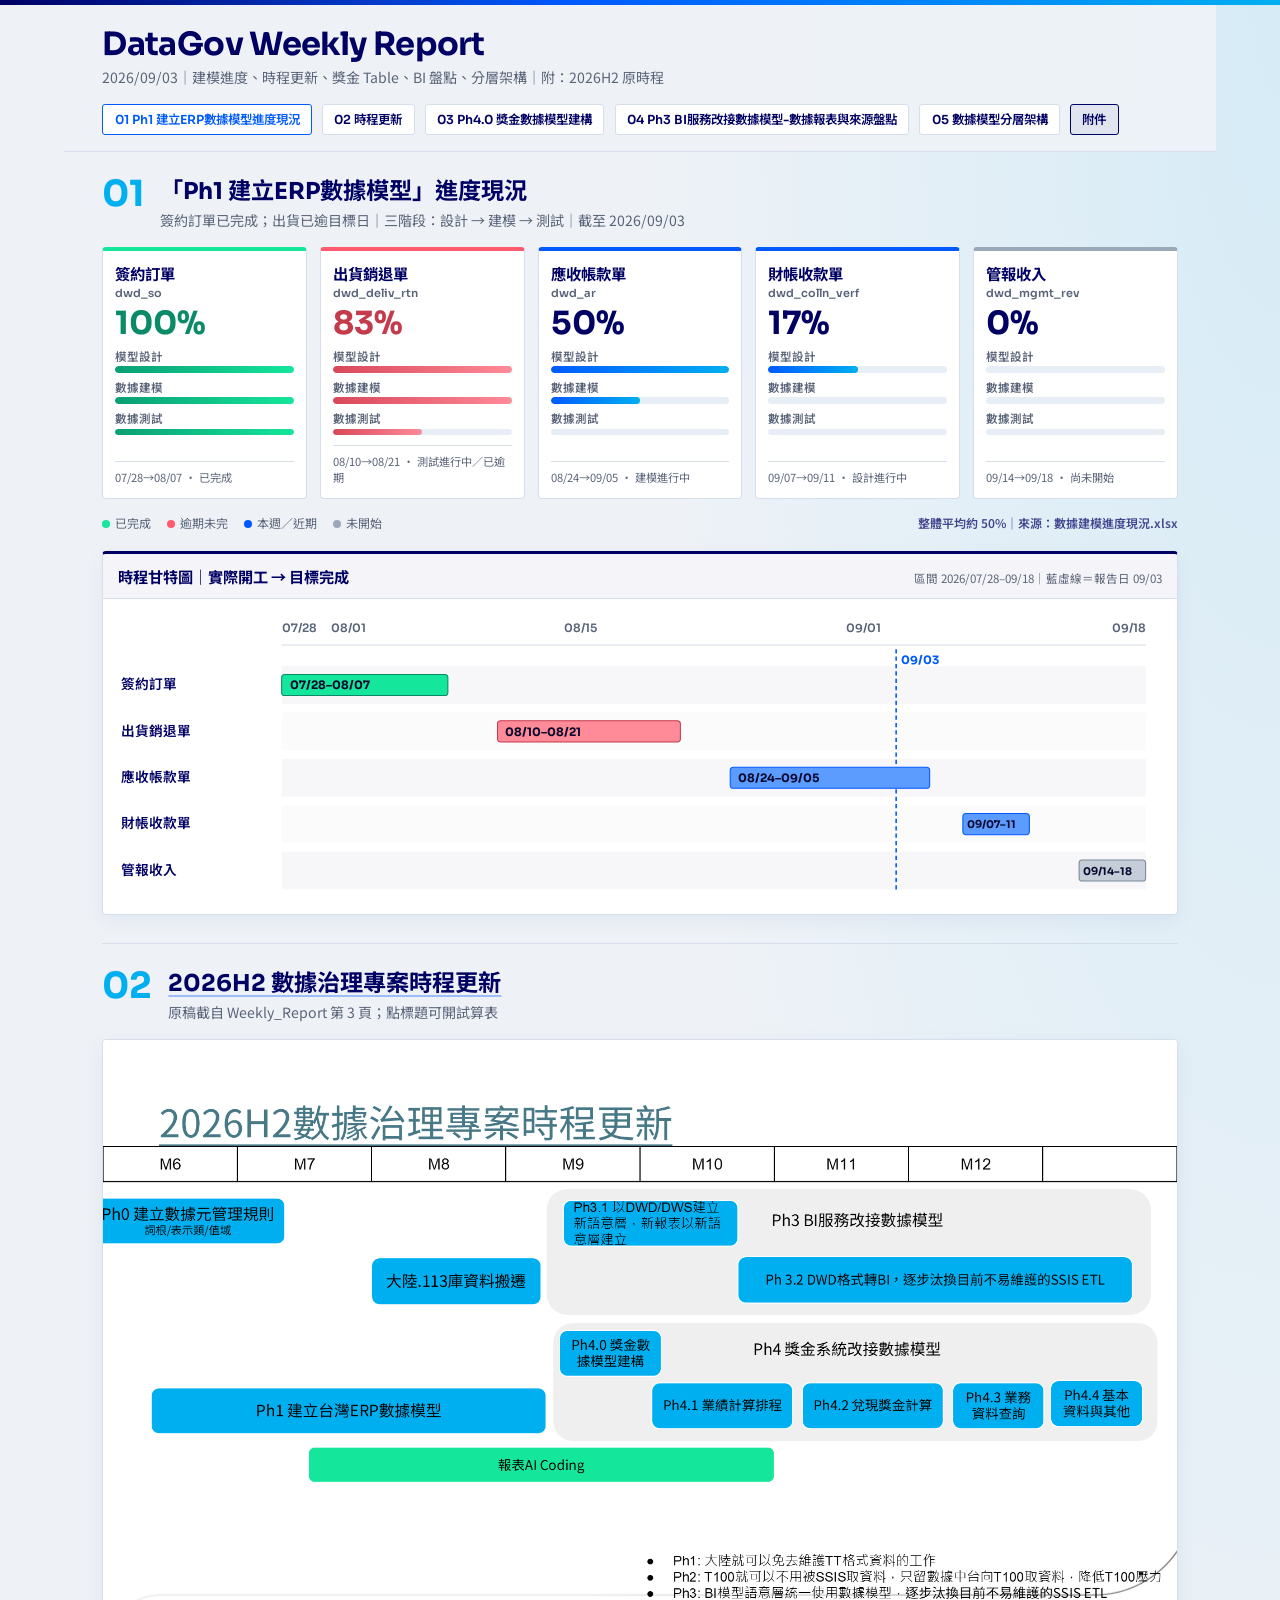
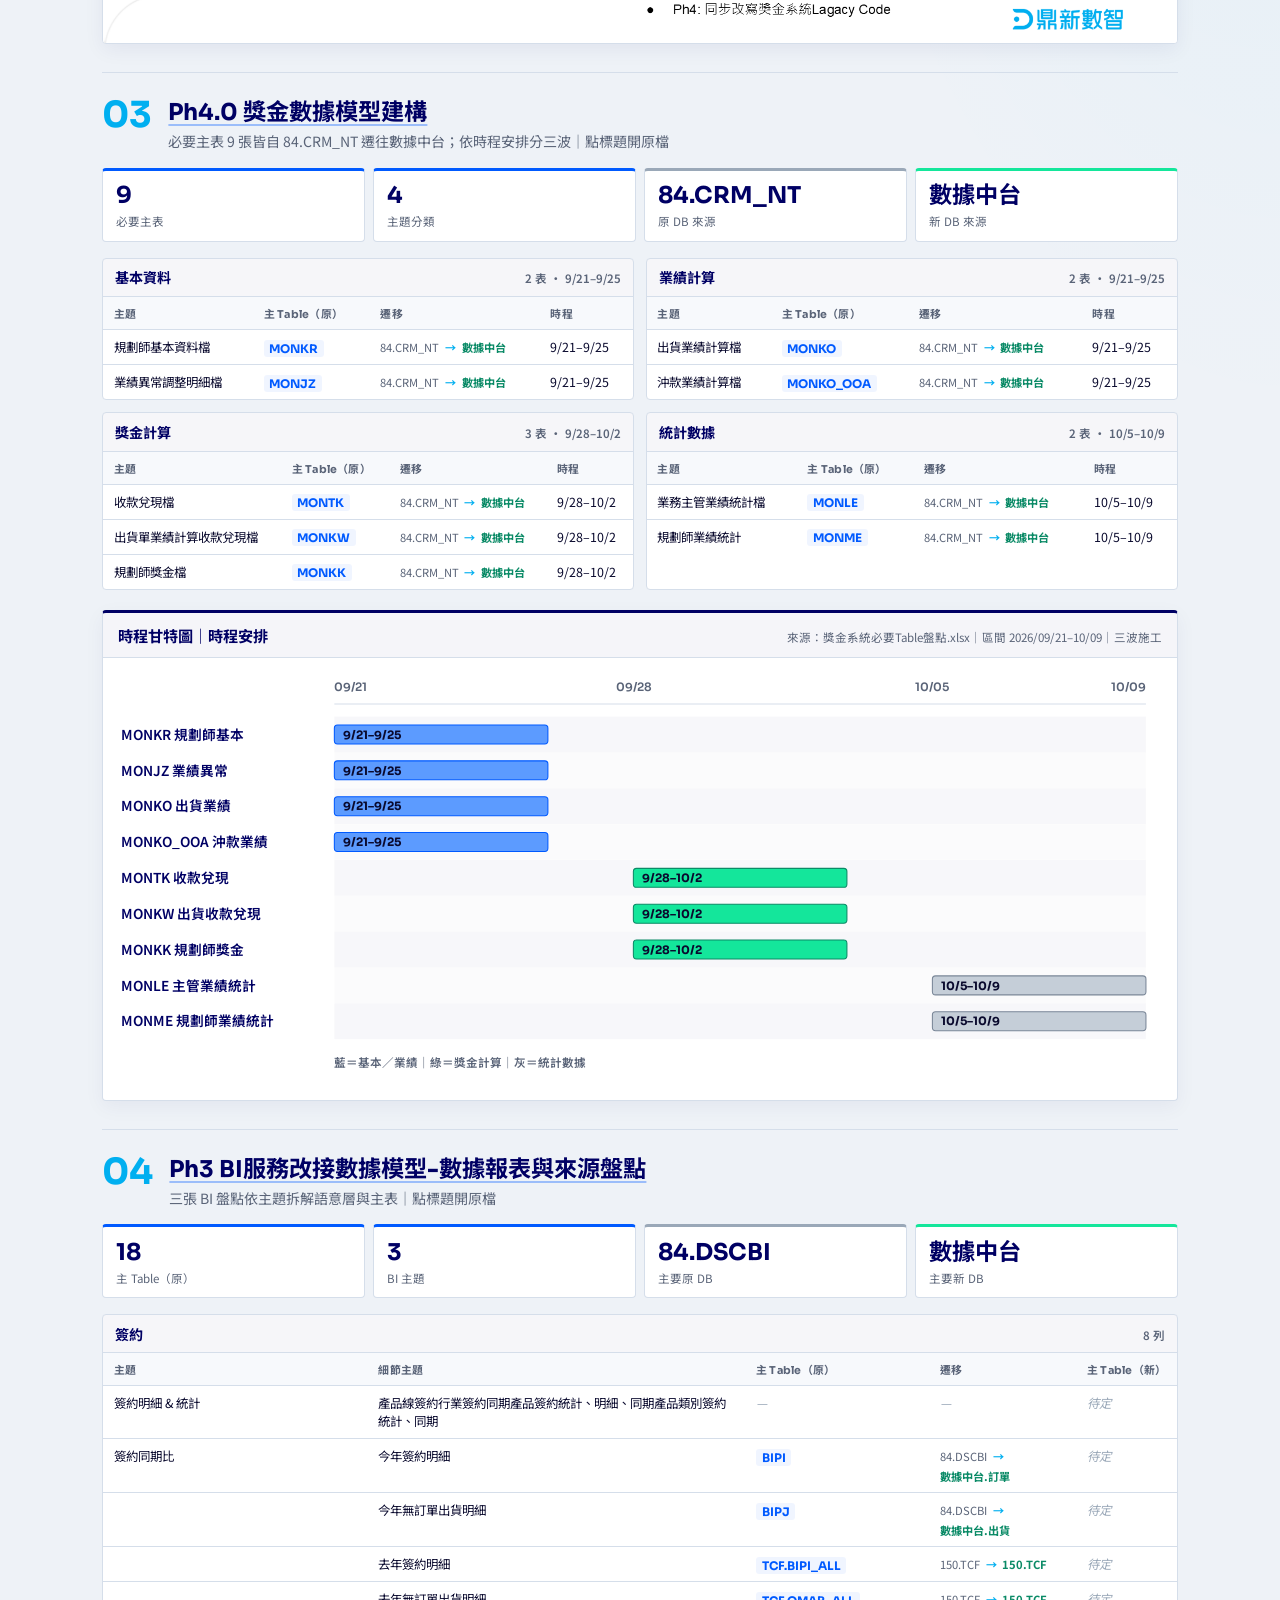
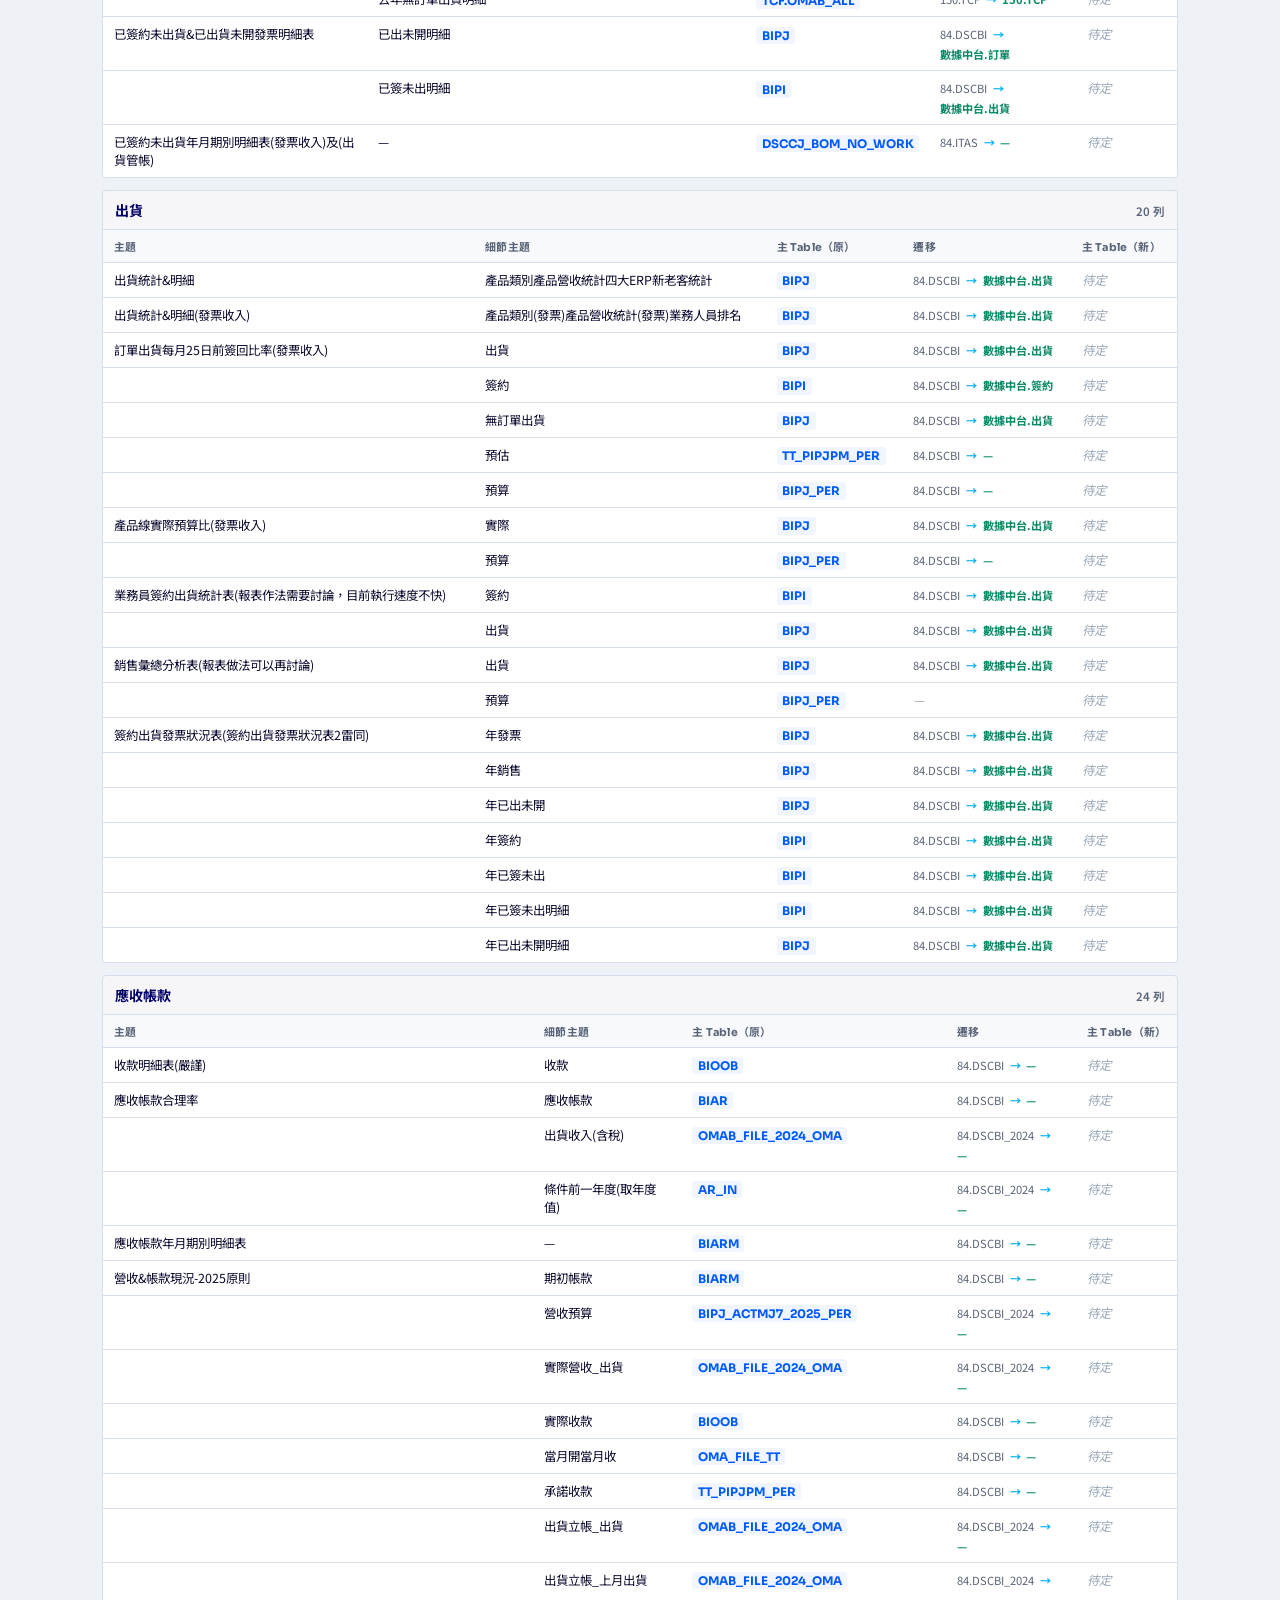
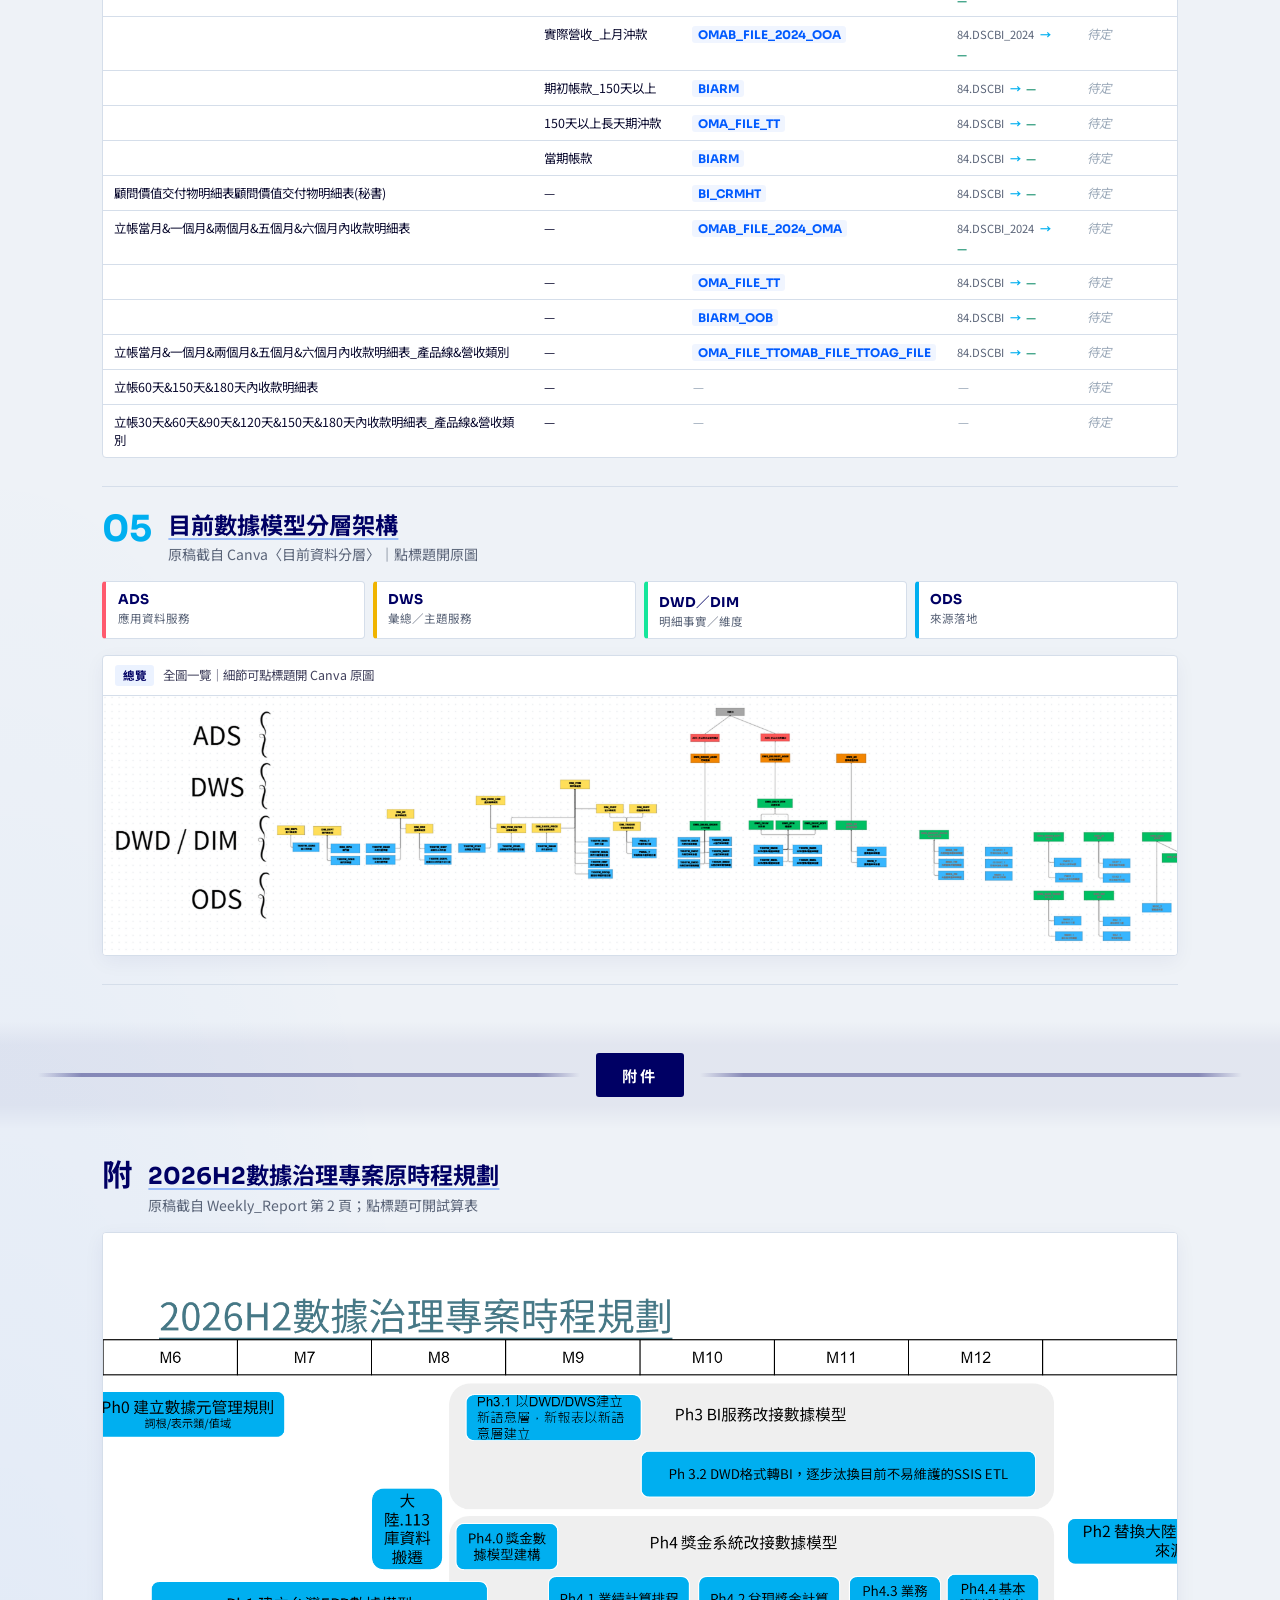
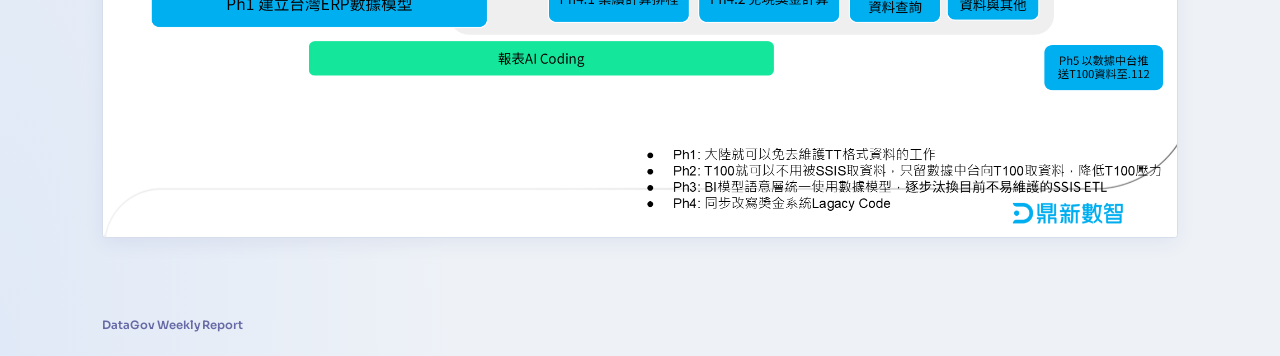
<file: index.html>
<!DOCTYPE html>
<html lang="zh-Hant">
<head>
  <meta charset="utf-8" />
  <meta name="viewport" content="width=device-width, initial-scale=1" />
  <title>DataGov Weekly Report · 2026/09/03</title>
  <link rel="preconnect" href="https://fonts.googleapis.com" />
  <link rel="preconnect" href="https://fonts.gstatic.com" crossorigin />
  <link href="https://fonts.googleapis.com/css2?family=Noto+Sans+TC:wght@400;500;700;900&family=Sora:wght@500;600;700&display=swap" rel="stylesheet" />
  <link rel="stylesheet" href="styles.css" />
</head>
<body>
  <div class="brand-bar" aria-hidden="true"></div>

  <header class="report-header">
    <div class="report-header__text">
      <h1>DataGov Weekly Report</h1>
      <p class="support">2026/09/03｜建模進度、時程更新、獎金 Table、BI 盤點、分層架構｜附：2026H2 原時程</p>
    </div>
    <nav class="toc" aria-label="章節導覽">
      <a href="#ch-modeling">01 Ph1 建立ERP數據模型進度現況</a>
      <a href="#ch-schedule-update">02 時程更新</a>
      <a href="#ch-bonus">03 Ph4.0 獎金數據模型建構</a>
      <a href="#ch-bi-inventory">04 Ph3 BI服務改接數據模型-數據報表與來源盤點</a>
      <a href="#ch-architecture">05 數據模型分層架構</a>
      <a href="#ch-schedule" class="toc__appendix">附件</a>
    </nav>
  </header>

  <main class="report">
    <!-- 01. Ph1 建立ERP數據模型進度現況 -->
    <section class="chapter" id="ch-modeling">
      <header class="chapter__head">
        <p class="chapter__num">01</p>
        <div>
          <h2>「Ph1 建立ERP數據模型」進度現況</h2>
          <p class="support">簽約訂單已完成；出貨已逾目標日｜三階段：設計 → 建模 → 測試｜截至 2026/09/03</p>
        </div>
      </header>

      <div class="progress-board">
        <article class="model-card model-card--done">
          <div class="model-card__top">
            <h3>簽約訂單</h3>
            <span class="model-card__code">dwd_so</span>
          </div>
          <p class="model-card__pct">100%</p>
          <ul class="stage-list" aria-label="階段進度">
            <li><span>模型設計</span><div class="stage-bar"><i style="--p:1"></i></div></li>
            <li><span>數據建模</span><div class="stage-bar"><i style="--p:1"></i></div></li>
            <li><span>數據測試</span><div class="stage-bar"><i style="--p:1"></i></div></li>
          </ul>
          <p class="model-card__due"><time datetime="2026-07-28">07/28</time>→<time datetime="2026-08-07">08/07</time> · 已完成</p>
        </article>

        <article class="model-card model-card--overdue">
          <div class="model-card__top">
            <h3>出貨銷退單</h3>
            <span class="model-card__code">dwd_deliv_rtn</span>
          </div>
          <p class="model-card__pct">83%</p>
          <ul class="stage-list" aria-label="階段進度">
            <li><span>模型設計</span><div class="stage-bar"><i style="--p:1"></i></div></li>
            <li><span>數據建模</span><div class="stage-bar"><i style="--p:1"></i></div></li>
            <li><span>數據測試</span><div class="stage-bar"><i style="--p:0.5"></i></div></li>
          </ul>
          <p class="model-card__due"><time datetime="2026-08-10">08/10</time>→<time datetime="2026-08-21">08/21</time> · 測試進行中／已逾期</p>
        </article>

        <article class="model-card model-card--active">
          <div class="model-card__top">
            <h3>應收帳款單</h3>
            <span class="model-card__code">dwd_ar</span>
          </div>
          <p class="model-card__pct">50%</p>
          <ul class="stage-list" aria-label="階段進度">
            <li><span>模型設計</span><div class="stage-bar"><i style="--p:1"></i></div></li>
            <li><span>數據建模</span><div class="stage-bar"><i style="--p:0.5"></i></div></li>
            <li><span>數據測試</span><div class="stage-bar"><i style="--p:0"></i></div></li>
          </ul>
          <p class="model-card__due"><time datetime="2026-08-24">08/24</time>→<time datetime="2026-09-05">09/05</time> · 建模進行中</p>
        </article>

        <article class="model-card model-card--active">
          <div class="model-card__top">
            <h3>財帳收款單</h3>
            <span class="model-card__code">dwd_colln_verf</span>
          </div>
          <p class="model-card__pct">17%</p>
          <ul class="stage-list" aria-label="階段進度">
            <li><span>模型設計</span><div class="stage-bar"><i style="--p:0.5"></i></div></li>
            <li><span>數據建模</span><div class="stage-bar"><i style="--p:0"></i></div></li>
            <li><span>數據測試</span><div class="stage-bar"><i style="--p:0"></i></div></li>
          </ul>
          <p class="model-card__due"><time datetime="2026-09-07">09/07</time>→<time datetime="2026-09-11">09/11</time> · 設計進行中</p>
        </article>

        <article class="model-card model-card--todo">
          <div class="model-card__top">
            <h3>管報收入</h3>
            <span class="model-card__code">dwd_mgmt_rev</span>
          </div>
          <p class="model-card__pct">0%</p>
          <ul class="stage-list" aria-label="階段進度">
            <li><span>模型設計</span><div class="stage-bar"><i style="--p:0"></i></div></li>
            <li><span>數據建模</span><div class="stage-bar"><i style="--p:0"></i></div></li>
            <li><span>數據測試</span><div class="stage-bar"><i style="--p:0"></i></div></li>
          </ul>
          <p class="model-card__due"><time datetime="2026-09-14">09/14</time>→<time datetime="2026-09-18">09/18</time> · 尚未開始</p>
        </article>
      </div>

      <footer class="progress-legend">
        <span><i class="dot dot--done"></i>已完成</span>
        <span><i class="dot dot--overdue"></i>逾期未完</span>
        <span><i class="dot dot--active"></i>本週／近期</span>
        <span><i class="dot dot--todo"></i>未開始</span>
        <span class="progress-legend__note">整體平均約 50%｜來源：數據建模進度現況.xlsx</span>
      </footer>

      <div class="model-gantt" aria-label="Ph1 模型時程甘特圖">
        <div class="model-gantt__head">
          <h3 class="model-gantt__title">時程甘特圖｜實際開工 → 目標完成</h3>
          <p class="model-gantt__note">區間 2026/07/28–09/18｜藍虛線＝報告日 09/03</p>
        </div>
        <div class="model-gantt__body">
          <svg class="model-gantt__svg" viewBox="0 0 1000 280" role="img" aria-label="五個模型從開工到完成日的甘特圖">
            <!-- axis -->
            <line x1="160" y1="36" x2="980" y2="36" stroke="#d5deea" stroke-width="1"/>
            <text x="160" y="24" class="gantt-axis">07/28</text>
            <text x="223" y="24" class="gantt-axis" text-anchor="middle">08/01</text>
            <text x="444" y="24" class="gantt-axis" text-anchor="middle">08/15</text>
            <text x="712" y="24" class="gantt-axis" text-anchor="middle">09/01</text>
            <text x="980" y="24" class="gantt-axis" text-anchor="end">09/18</text>

            <!-- today 09/03 = day 37 / 52 -->
            <line x1="743" y1="40" x2="743" y2="268" stroke="#005aff" stroke-width="1.5" stroke-dasharray="4 3"/>
            <text x="748" y="54" class="gantt-today">09/03</text>

            <!-- row backgrounds -->
            <rect x="160" y="56" width="820" height="36" fill="rgba(0,0,100,0.03)"/>
            <rect x="160" y="100" width="820" height="36" fill="rgba(0,0,100,0.015)"/>
            <rect x="160" y="144" width="820" height="36" fill="rgba(0,0,100,0.03)"/>
            <rect x="160" y="188" width="820" height="36" fill="rgba(0,0,100,0.015)"/>
            <rect x="160" y="232" width="820" height="36" fill="rgba(0,0,100,0.03)"/>

            <!-- labels -->
            <text x="8" y="78" class="gantt-label">簽約訂單</text>
            <text x="8" y="122" class="gantt-label">出貨銷退單</text>
            <text x="8" y="166" class="gantt-label">應收帳款單</text>
            <text x="8" y="210" class="gantt-label">財帳收款單</text>
            <text x="8" y="254" class="gantt-label">管報收入</text>

            <!-- bars: x = 160 + s/52*820, w = (e-s)/52*820 -->
            <!-- 簽約 0-10 -->
            <rect x="160" y="64" width="157.7" height="20" rx="3" fill="#14e69b" stroke="#0a8a66"/>
            <text x="168" y="78" class="gantt-bar-text">07/28–08/07</text>

            <!-- 出貨 13-24 -->
            <rect x="364.8" y="108" width="173.5" height="20" rx="3" fill="#ff8a98" stroke="#c43b4c"/>
            <text x="372" y="122" class="gantt-bar-text">08/10–08/21</text>

            <!-- 應收 27-39 -->
            <rect x="585.6" y="152" width="189.2" height="20" rx="3" fill="#5c9bff" stroke="#005aff"/>
            <text x="593" y="166" class="gantt-bar-text">08/24–09/05</text>

            <!-- 財帳 41-45 -->
            <rect x="806.3" y="196" width="63.1" height="20" rx="3" fill="#5c9bff" stroke="#005aff"/>
            <text x="810" y="210" class="gantt-bar-text gantt-bar-text--sm">09/07–11</text>

            <!-- 管報 48-52 -->
            <rect x="916.6" y="240" width="63.1" height="20" rx="3" fill="#c5ced8" stroke="#7a8798"/>
            <text x="920" y="254" class="gantt-bar-text gantt-bar-text--sm">09/14–18</text>
          </svg>
        </div>
      </div>
    </section>

    <!-- 02. 時程更新 -->
    <section class="chapter" id="ch-schedule-update">
      <header class="chapter__head">
        <p class="chapter__num">02</p>
        <div>
          <h2>
            <a
              class="chapter__title-link"
              href="https://docs.google.com/spreadsheets/d/1YfXO0YVzVNgKiQABtUm9ReZ8utq1VL4MCvY4LdxCxpg/edit?gid=326982137#gid=326982137"
              target="_blank"
              rel="noopener noreferrer"
              title="開啟 Google 試算表"
            >2026H2 數據治理專案時程更新</a>
          </h2>
          <p class="support">原稿截自 Weekly_Report 第 3 頁；點標題可開試算表</p>
        </div>
      </header>
      <figure class="chapter__asset">
        <img
          src="assets/schedule-update-slide3.png"
          alt="2026H2 數據治理專案時程更新甘特圖"
          width="1920"
          height="1080"
        />
      </figure>
    </section>

    <!-- 03. Ph4.0 獎金數據模型建構 -->
    <section class="chapter" id="ch-bonus">
      <header class="chapter__head">
        <p class="chapter__num">03</p>
        <div>
          <h2>
            <a
              class="chapter__title-link"
              href="https://digiwin0-my.sharepoint.com/:x:/r/personal/chiaca_digiwin_com/_layouts/15/Doc.aspx?action=edit&sourcedoc=%7B6cbfef4c-7eb9-482d-a3a1-4097a93f9f94%7D&wdExp=TEAMS-TREATMENT&web=1"
              target="_blank"
              rel="noopener noreferrer"
              title="開啟 SharePoint 原檔"
            >Ph4.0 獎金數據模型建構</a>
          </h2>
          <p class="support">必要主表 9 張皆自 84.CRM_NT 遷往數據中台；依時程安排分三波｜點標題開原檔</p>
        </div>
      </header>

      <div class="bonus-summary" aria-label="盤點摘要">
        <div class="bonus-stat">
          <strong>9</strong>
          <span>必要主表</span>
        </div>
        <div class="bonus-stat">
          <strong>4</strong>
          <span>主題分類</span>
        </div>
        <div class="bonus-stat bonus-stat--from">
          <strong>84.CRM_NT</strong>
          <span>原 DB 來源</span>
        </div>
        <div class="bonus-stat bonus-stat--to">
          <strong>數據中台</strong>
          <span>新 DB 來源</span>
        </div>
      </div>

      <div class="bonus-groups">
        <article class="bonus-group">
          <header class="bonus-group__head">
            <p class="bonus-group__tag">基本資料</p>
            <p class="bonus-group__count">2 表 · 9/21–9/25</p>
          </header>
          <div class="bonus-table-wrap">
            <table class="bonus-table">
              <thead>
                <tr>
                  <th>主題</th>
                  <th>主 Table（原）</th>
                  <th>遷移</th>
                  <th>時程</th>
                </tr>
              </thead>
              <tbody>
                <tr>
                  <td>規劃師基本資料檔</td>
                  <td><code>MONKR</code></td>
                  <td><span class="migrate"><i>84.CRM_NT</i><span aria-hidden="true">→</span><b>數據中台</b></span></td>
                  <td>9/21–9/25</td>
                </tr>
                <tr>
                  <td>業績異常調整明細檔</td>
                  <td><code>MONJZ</code></td>
                  <td><span class="migrate"><i>84.CRM_NT</i><span aria-hidden="true">→</span><b>數據中台</b></span></td>
                  <td>9/21–9/25</td>
                </tr>
              </tbody>
            </table>
          </div>
        </article>

        <article class="bonus-group">
          <header class="bonus-group__head">
            <p class="bonus-group__tag">業績計算</p>
            <p class="bonus-group__count">2 表 · 9/21–9/25</p>
          </header>
          <div class="bonus-table-wrap">
            <table class="bonus-table">
              <thead>
                <tr>
                  <th>主題</th>
                  <th>主 Table（原）</th>
                  <th>遷移</th>
                  <th>時程</th>
                </tr>
              </thead>
              <tbody>
                <tr>
                  <td>出貨業績計算檔</td>
                  <td><code>MONKO</code></td>
                  <td><span class="migrate"><i>84.CRM_NT</i><span aria-hidden="true">→</span><b>數據中台</b></span></td>
                  <td>9/21–9/25</td>
                </tr>
                <tr>
                  <td>沖款業績計算檔</td>
                  <td><code>MONKO_OOA</code></td>
                  <td><span class="migrate"><i>84.CRM_NT</i><span aria-hidden="true">→</span><b>數據中台</b></span></td>
                  <td>9/21–9/25</td>
                </tr>
              </tbody>
            </table>
          </div>
        </article>

        <article class="bonus-group">
          <header class="bonus-group__head">
            <p class="bonus-group__tag">獎金計算</p>
            <p class="bonus-group__count">3 表 · 9/28–10/2</p>
          </header>
          <div class="bonus-table-wrap">
            <table class="bonus-table">
              <thead>
                <tr>
                  <th>主題</th>
                  <th>主 Table（原）</th>
                  <th>遷移</th>
                  <th>時程</th>
                </tr>
              </thead>
              <tbody>
                <tr>
                  <td>收款兌現檔</td>
                  <td><code>MONTK</code></td>
                  <td><span class="migrate"><i>84.CRM_NT</i><span aria-hidden="true">→</span><b>數據中台</b></span></td>
                  <td>9/28–10/2</td>
                </tr>
                <tr>
                  <td>出貨單業績計算收款兌現檔</td>
                  <td><code>MONKW</code></td>
                  <td><span class="migrate"><i>84.CRM_NT</i><span aria-hidden="true">→</span><b>數據中台</b></span></td>
                  <td>9/28–10/2</td>
                </tr>
                <tr>
                  <td>規劃師獎金檔</td>
                  <td><code>MONKK</code></td>
                  <td><span class="migrate"><i>84.CRM_NT</i><span aria-hidden="true">→</span><b>數據中台</b></span></td>
                  <td>9/28–10/2</td>
                </tr>
              </tbody>
            </table>
          </div>
        </article>

        <article class="bonus-group">
          <header class="bonus-group__head">
            <p class="bonus-group__tag">統計數據</p>
            <p class="bonus-group__count">2 表 · 10/5–10/9</p>
          </header>
          <div class="bonus-table-wrap">
            <table class="bonus-table">
              <thead>
                <tr>
                  <th>主題</th>
                  <th>主 Table（原）</th>
                  <th>遷移</th>
                  <th>時程</th>
                </tr>
              </thead>
              <tbody>
                <tr>
                  <td>業務主管業績統計檔</td>
                  <td><code>MONLE</code></td>
                  <td><span class="migrate"><i>84.CRM_NT</i><span aria-hidden="true">→</span><b>數據中台</b></span></td>
                  <td>10/5–10/9</td>
                </tr>
                <tr>
                  <td>規劃師業績統計</td>
                  <td><code>MONME</code></td>
                  <td><span class="migrate"><i>84.CRM_NT</i><span aria-hidden="true">→</span><b>數據中台</b></span></td>
                  <td>10/5–10/9</td>
                </tr>
              </tbody>
            </table>
          </div>
        </article>
      </div>

      <div class="model-gantt" aria-label="獎金主表時程甘特圖">
        <div class="model-gantt__head">
          <h3 class="model-gantt__title">時程甘特圖｜時程安排</h3>
          <p class="model-gantt__note">來源：獎金系統必要Table盤點.xlsx｜區間 2026/09/21–10/09｜三波施工</p>
        </div>
        <div class="model-gantt__body">
          <svg class="model-gantt__svg" viewBox="0 0 1000 400" role="img" aria-label="九張獎金必要主表時程甘特圖">
            <line x1="210" y1="36" x2="980" y2="36" stroke="#d5deea" stroke-width="1"/>
            <text x="210" y="24" class="gantt-axis">09/21</text>
            <text x="494" y="24" class="gantt-axis" text-anchor="middle">09/28</text>
            <text x="777" y="24" class="gantt-axis" text-anchor="middle">10/05</text>
            <text x="980" y="24" class="gantt-axis" text-anchor="end">10/09</text>

            <rect x="210" y="48" width="770" height="34" fill="rgba(0,0,100,0.03)"/>
            <rect x="210" y="82" width="770" height="34" fill="rgba(0,0,100,0.015)"/>
            <rect x="210" y="116" width="770" height="34" fill="rgba(0,0,100,0.03)"/>
            <rect x="210" y="150" width="770" height="34" fill="rgba(0,0,100,0.015)"/>
            <rect x="210" y="184" width="770" height="34" fill="rgba(0,0,100,0.03)"/>
            <rect x="210" y="218" width="770" height="34" fill="rgba(0,0,100,0.015)"/>
            <rect x="210" y="252" width="770" height="34" fill="rgba(0,0,100,0.03)"/>
            <rect x="210" y="286" width="770" height="34" fill="rgba(0,0,100,0.015)"/>
            <rect x="210" y="320" width="770" height="34" fill="rgba(0,0,100,0.03)"/>

            <text x="8" y="70" class="gantt-label">MONKR 規劃師基本</text>
            <text x="8" y="104" class="gantt-label">MONJZ 業績異常</text>
            <text x="8" y="138" class="gantt-label">MONKO 出貨業績</text>
            <text x="8" y="172" class="gantt-label">MONKO_OOA 沖款業績</text>
            <text x="8" y="206" class="gantt-label">MONTK 收款兌現</text>
            <text x="8" y="240" class="gantt-label">MONKW 出貨收款兌現</text>
            <text x="8" y="274" class="gantt-label">MONKK 規劃師獎金</text>
            <text x="8" y="308" class="gantt-label">MONLE 主管業績統計</text>
            <text x="8" y="342" class="gantt-label">MONME 規劃師業績統計</text>

            <!-- wave1 9/21-9/25: days 0-5 of 19 -->
            <rect x="210" y="56" width="202.6" height="18" rx="3" fill="#5c9bff" stroke="#005aff"/>
            <text x="218" y="69" class="gantt-bar-text">9/21–9/25</text>
            <rect x="210" y="90" width="202.6" height="18" rx="3" fill="#5c9bff" stroke="#005aff"/>
            <text x="218" y="103" class="gantt-bar-text">9/21–9/25</text>
            <rect x="210" y="124" width="202.6" height="18" rx="3" fill="#5c9bff" stroke="#005aff"/>
            <text x="218" y="137" class="gantt-bar-text">9/21–9/25</text>
            <rect x="210" y="158" width="202.6" height="18" rx="3" fill="#5c9bff" stroke="#005aff"/>
            <text x="218" y="171" class="gantt-bar-text">9/21–9/25</text>

            <!-- wave2 9/28-10/2: days 7-12 -->
            <rect x="493.7" y="192" width="202.6" height="18" rx="3" fill="#14e69b" stroke="#0a8a66"/>
            <text x="502" y="205" class="gantt-bar-text">9/28–10/2</text>
            <rect x="493.7" y="226" width="202.6" height="18" rx="3" fill="#14e69b" stroke="#0a8a66"/>
            <text x="502" y="239" class="gantt-bar-text">9/28–10/2</text>
            <rect x="493.7" y="260" width="202.6" height="18" rx="3" fill="#14e69b" stroke="#0a8a66"/>
            <text x="502" y="273" class="gantt-bar-text">9/28–10/2</text>

            <!-- wave3 10/5-10/9: days 14-19 -->
            <rect x="777.4" y="294" width="202.6" height="18" rx="3" fill="#c5ced8" stroke="#7a8798"/>
            <text x="786" y="307" class="gantt-bar-text">10/5–10/9</text>
            <rect x="777.4" y="328" width="202.6" height="18" rx="3" fill="#c5ced8" stroke="#7a8798"/>
            <text x="786" y="341" class="gantt-bar-text">10/5–10/9</text>

            <text x="210" y="380" class="gantt-axis">藍＝基本／業績｜綠＝獎金計算｜灰＝統計數據</text>
          </svg>
        </div>
      </div>
    </section>

    <!-- 04. Ph3 BI服務改接數據模型 -->
    <section class="chapter" id="ch-bi-inventory">
      <header class="chapter__head">
        <p class="chapter__num">04</p>
        <div>
          <h2>
            <a
              class="chapter__title-link"
              href="https://digiwin0-my.sharepoint.com/:x:/g/personal/chiaca_digiwin_com/IQBM779suX4tSKOhQJepP5-UAQsFJlabcaXieWCs7HieNwY?e=EqyVmX&nav=MTVfezAwMDAwMDAwLTAwMDEtMDAwMC0wMDAwLTAwMDAwMDAwMDAwMH0"
              target="_blank"
              rel="noopener noreferrer"
              title="開啟 SharePoint 原檔"
            >Ph3 BI服務改接數據模型-數據報表與來源盤點</a>
          </h2>
          <p class="support">三張 BI 盤點依主題拆解語意層與主表｜點標題開原檔</p>
        </div>
      </header>

      <div class="bonus-summary" aria-label="盤點摘要">
        <div class="bonus-stat"><strong>18</strong><span>主 Table（原）</span></div>
        <div class="bonus-stat"><strong>3</strong><span>BI 主題</span></div>
        <div class="bonus-stat bonus-stat--from"><strong>84.DSCBI</strong><span>主要原 DB</span></div>
        <div class="bonus-stat bonus-stat--to"><strong>數據中台</strong><span>主要新 DB</span></div>
      </div>

      <div class="bonus-groups bonus-groups--stack">
        <article class="bonus-group">
          <header class="bonus-group__head">
            <p class="bonus-group__tag">簽約</p>
            <p class="bonus-group__count">8 列</p>
          </header>
          <div class="bonus-table-wrap">
            <table class="bonus-table">
              <thead>
                <tr>
                  <th>主題</th>
                  <th>細節主題</th>
                  <th>主 Table（原）</th>
                  <th>遷移</th>
                  <th>主 Table（新）</th>
                </tr>
              </thead>
              <tbody>
                <tr>
                  <td>簽約明細 &amp; 統計</td>
                  <td>產品線簽約行業簽約同期產品簽約統計、明細、同期產品類別簽約統計、同期</td>
                  <td><span class="is-empty">—</span></td>
                  <td><span class="is-empty">—</span></td>
                  <td class="is-empty">待定</td>
                </tr>
                <tr>
                  <td>簽約同期比</td>
                  <td>今年簽約明細</td>
                  <td><code>BIPI</code></td>
                  <td><span class="migrate"><i>84.DSCBI</i><span aria-hidden="true">→</span><b>數據中台.訂單</b></span></td>
                  <td class="is-empty">待定</td>
                </tr>
                <tr>
                  <td></td>
                  <td>今年無訂單出貨明細</td>
                  <td><code>BIPJ</code></td>
                  <td><span class="migrate"><i>84.DSCBI</i><span aria-hidden="true">→</span><b>數據中台.出貨</b></span></td>
                  <td class="is-empty">待定</td>
                </tr>
                <tr>
                  <td></td>
                  <td>去年簽約明細</td>
                  <td><code>TCF.BIPI_ALL</code></td>
                  <td><span class="migrate"><i>150.TCF</i><span aria-hidden="true">→</span><b>150.TCF</b></span></td>
                  <td class="is-empty">待定</td>
                </tr>
                <tr>
                  <td></td>
                  <td>去年無訂單出貨明細</td>
                  <td><code>TCF.OMAB_ALL</code></td>
                  <td><span class="migrate"><i>150.TCF</i><span aria-hidden="true">→</span><b>150.TCF</b></span></td>
                  <td class="is-empty">待定</td>
                </tr>
                <tr>
                  <td>已簽約未出貨&amp;已出貨未開發票明細表</td>
                  <td>已出未開明細</td>
                  <td><code>BIPJ</code></td>
                  <td><span class="migrate"><i>84.DSCBI</i><span aria-hidden="true">→</span><b>數據中台.訂單</b></span></td>
                  <td class="is-empty">待定</td>
                </tr>
                <tr>
                  <td></td>
                  <td>已簽未出明細</td>
                  <td><code>BIPI</code></td>
                  <td><span class="migrate"><i>84.DSCBI</i><span aria-hidden="true">→</span><b>數據中台.出貨</b></span></td>
                  <td class="is-empty">待定</td>
                </tr>
                <tr>
                  <td>已簽約未出貨年月期別明細表(發票收入)及(出貨管帳)</td>
                  <td>—</td>
                  <td><code>DSCCJ_BOM_NO_WORK</code></td>
                  <td><span class="migrate"><i>84.ITAS</i><span aria-hidden="true">→</span><b>—</b></span></td>
                  <td class="is-empty">待定</td>
                </tr>
              </tbody>
            </table>
          </div>
        </article>
        <article class="bonus-group">
          <header class="bonus-group__head">
            <p class="bonus-group__tag">出貨</p>
            <p class="bonus-group__count">20 列</p>
          </header>
          <div class="bonus-table-wrap">
            <table class="bonus-table">
              <thead>
                <tr>
                  <th>主題</th>
                  <th>細節主題</th>
                  <th>主 Table（原）</th>
                  <th>遷移</th>
                  <th>主 Table（新）</th>
                </tr>
              </thead>
              <tbody>
                <tr>
                  <td>出貨統計&amp;明細</td>
                  <td>產品類別產品營收統計四大ERP新老客統計</td>
                  <td><code>BIPJ</code></td>
                  <td><span class="migrate"><i>84.DSCBI</i><span aria-hidden="true">→</span><b>數據中台.出貨</b></span></td>
                  <td class="is-empty">待定</td>
                </tr>
                <tr>
                  <td>出貨統計&amp;明細(發票收入)</td>
                  <td>產品類別(發票)產品營收統計(發票)業務人員排名</td>
                  <td><code>BIPJ</code></td>
                  <td><span class="migrate"><i>84.DSCBI</i><span aria-hidden="true">→</span><b>數據中台.出貨</b></span></td>
                  <td class="is-empty">待定</td>
                </tr>
                <tr>
                  <td>訂單出貨每月25日前簽回比率(發票收入)</td>
                  <td>出貨</td>
                  <td><code>BIPJ</code></td>
                  <td><span class="migrate"><i>84.DSCBI</i><span aria-hidden="true">→</span><b>數據中台.出貨</b></span></td>
                  <td class="is-empty">待定</td>
                </tr>
                <tr>
                  <td></td>
                  <td>簽約</td>
                  <td><code>BIPI</code></td>
                  <td><span class="migrate"><i>84.DSCBI</i><span aria-hidden="true">→</span><b>數據中台.簽約</b></span></td>
                  <td class="is-empty">待定</td>
                </tr>
                <tr>
                  <td></td>
                  <td>無訂單出貨</td>
                  <td><code>BIPJ</code></td>
                  <td><span class="migrate"><i>84.DSCBI</i><span aria-hidden="true">→</span><b>數據中台.出貨</b></span></td>
                  <td class="is-empty">待定</td>
                </tr>
                <tr>
                  <td></td>
                  <td>預估</td>
                  <td><code>TT_PIPJPM_PER</code></td>
                  <td><span class="migrate"><i>84.DSCBI</i><span aria-hidden="true">→</span><b>—</b></span></td>
                  <td class="is-empty">待定</td>
                </tr>
                <tr>
                  <td></td>
                  <td>預算</td>
                  <td><code>BIPJ_PER</code></td>
                  <td><span class="migrate"><i>84.DSCBI</i><span aria-hidden="true">→</span><b>—</b></span></td>
                  <td class="is-empty">待定</td>
                </tr>
                <tr>
                  <td>產品線實際預算比(發票收入)</td>
                  <td>實際</td>
                  <td><code>BIPJ</code></td>
                  <td><span class="migrate"><i>84.DSCBI</i><span aria-hidden="true">→</span><b>數據中台.出貨</b></span></td>
                  <td class="is-empty">待定</td>
                </tr>
                <tr>
                  <td></td>
                  <td>預算</td>
                  <td><code>BIPJ_PER</code></td>
                  <td><span class="migrate"><i>84.DSCBI</i><span aria-hidden="true">→</span><b>—</b></span></td>
                  <td class="is-empty">待定</td>
                </tr>
                <tr>
                  <td>業務員簽約出貨統計表(報表作法需要討論，目前執行速度不快)</td>
                  <td>簽約</td>
                  <td><code>BIPI</code></td>
                  <td><span class="migrate"><i>84.DSCBI</i><span aria-hidden="true">→</span><b>數據中台.出貨</b></span></td>
                  <td class="is-empty">待定</td>
                </tr>
                <tr>
                  <td></td>
                  <td>出貨</td>
                  <td><code>BIPJ</code></td>
                  <td><span class="migrate"><i>84.DSCBI</i><span aria-hidden="true">→</span><b>數據中台.出貨</b></span></td>
                  <td class="is-empty">待定</td>
                </tr>
                <tr>
                  <td>銷售彙總分析表(報表做法可以再討論)</td>
                  <td>出貨</td>
                  <td><code>BIPJ</code></td>
                  <td><span class="migrate"><i>84.DSCBI</i><span aria-hidden="true">→</span><b>數據中台.出貨</b></span></td>
                  <td class="is-empty">待定</td>
                </tr>
                <tr>
                  <td></td>
                  <td>預算</td>
                  <td><code>BIPJ_PER</code></td>
                  <td><span class="is-empty">—</span></td>
                  <td class="is-empty">待定</td>
                </tr>
                <tr>
                  <td>簽約出貨發票狀況表(簽約出貨發票狀況表2雷同)</td>
                  <td>年發票</td>
                  <td><code>BIPJ</code></td>
                  <td><span class="migrate"><i>84.DSCBI</i><span aria-hidden="true">→</span><b>數據中台.出貨</b></span></td>
                  <td class="is-empty">待定</td>
                </tr>
                <tr>
                  <td></td>
                  <td>年銷售</td>
                  <td><code>BIPJ</code></td>
                  <td><span class="migrate"><i>84.DSCBI</i><span aria-hidden="true">→</span><b>數據中台.出貨</b></span></td>
                  <td class="is-empty">待定</td>
                </tr>
                <tr>
                  <td></td>
                  <td>年已出未開</td>
                  <td><code>BIPJ</code></td>
                  <td><span class="migrate"><i>84.DSCBI</i><span aria-hidden="true">→</span><b>數據中台.出貨</b></span></td>
                  <td class="is-empty">待定</td>
                </tr>
                <tr>
                  <td></td>
                  <td>年簽約</td>
                  <td><code>BIPI</code></td>
                  <td><span class="migrate"><i>84.DSCBI</i><span aria-hidden="true">→</span><b>數據中台.出貨</b></span></td>
                  <td class="is-empty">待定</td>
                </tr>
                <tr>
                  <td></td>
                  <td>年已簽未出</td>
                  <td><code>BIPI</code></td>
                  <td><span class="migrate"><i>84.DSCBI</i><span aria-hidden="true">→</span><b>數據中台.出貨</b></span></td>
                  <td class="is-empty">待定</td>
                </tr>
                <tr>
                  <td></td>
                  <td>年已簽未出明細</td>
                  <td><code>BIPI</code></td>
                  <td><span class="migrate"><i>84.DSCBI</i><span aria-hidden="true">→</span><b>數據中台.出貨</b></span></td>
                  <td class="is-empty">待定</td>
                </tr>
                <tr>
                  <td></td>
                  <td>年已出未開明細</td>
                  <td><code>BIPJ</code></td>
                  <td><span class="migrate"><i>84.DSCBI</i><span aria-hidden="true">→</span><b>數據中台.出貨</b></span></td>
                  <td class="is-empty">待定</td>
                </tr>
              </tbody>
            </table>
          </div>
        </article>
        <article class="bonus-group">
          <header class="bonus-group__head">
            <p class="bonus-group__tag">應收帳款</p>
            <p class="bonus-group__count">24 列</p>
          </header>
          <div class="bonus-table-wrap">
            <table class="bonus-table">
              <thead>
                <tr>
                  <th>主題</th>
                  <th>細節主題</th>
                  <th>主 Table（原）</th>
                  <th>遷移</th>
                  <th>主 Table（新）</th>
                </tr>
              </thead>
              <tbody>
                <tr>
                  <td>收款明細表(嚴謹)</td>
                  <td>收款</td>
                  <td><code>BIOOB</code></td>
                  <td><span class="migrate"><i>84.DSCBI</i><span aria-hidden="true">→</span><b>—</b></span></td>
                  <td class="is-empty">待定</td>
                </tr>
                <tr>
                  <td>應收帳款合理率</td>
                  <td>應收帳款</td>
                  <td><code>BIAR</code></td>
                  <td><span class="migrate"><i>84.DSCBI</i><span aria-hidden="true">→</span><b>—</b></span></td>
                  <td class="is-empty">待定</td>
                </tr>
                <tr>
                  <td></td>
                  <td>出貨收入(含稅)</td>
                  <td><code>OMAB_FILE_2024_OMA</code></td>
                  <td><span class="migrate"><i>84.DSCBI_2024</i><span aria-hidden="true">→</span><b>—</b></span></td>
                  <td class="is-empty">待定</td>
                </tr>
                <tr>
                  <td></td>
                  <td>條件前一年度(取年度值)</td>
                  <td><code>AR_IN</code></td>
                  <td><span class="migrate"><i>84.DSCBI_2024</i><span aria-hidden="true">→</span><b>—</b></span></td>
                  <td class="is-empty">待定</td>
                </tr>
                <tr>
                  <td>應收帳款年月期別明細表</td>
                  <td>—</td>
                  <td><code>BIARM</code></td>
                  <td><span class="migrate"><i>84.DSCBI</i><span aria-hidden="true">→</span><b>—</b></span></td>
                  <td class="is-empty">待定</td>
                </tr>
                <tr>
                  <td>營收&amp;帳款現況-2025原則</td>
                  <td>期初帳款</td>
                  <td><code>BIARM</code></td>
                  <td><span class="migrate"><i>84.DSCBI</i><span aria-hidden="true">→</span><b>—</b></span></td>
                  <td class="is-empty">待定</td>
                </tr>
                <tr>
                  <td></td>
                  <td>營收預算</td>
                  <td><code>BIPJ_ACTMJ7_2025_PER</code></td>
                  <td><span class="migrate"><i>84.DSCBI_2024</i><span aria-hidden="true">→</span><b>—</b></span></td>
                  <td class="is-empty">待定</td>
                </tr>
                <tr>
                  <td></td>
                  <td>實際營收_出貨</td>
                  <td><code>OMAB_FILE_2024_OMA</code></td>
                  <td><span class="migrate"><i>84.DSCBI_2024</i><span aria-hidden="true">→</span><b>—</b></span></td>
                  <td class="is-empty">待定</td>
                </tr>
                <tr>
                  <td></td>
                  <td>實際收款</td>
                  <td><code>BIOOB</code></td>
                  <td><span class="migrate"><i>84.DSCBI</i><span aria-hidden="true">→</span><b>—</b></span></td>
                  <td class="is-empty">待定</td>
                </tr>
                <tr>
                  <td></td>
                  <td>當月開當月收</td>
                  <td><code>OMA_FILE_TT</code></td>
                  <td><span class="migrate"><i>84.DSCBI</i><span aria-hidden="true">→</span><b>—</b></span></td>
                  <td class="is-empty">待定</td>
                </tr>
                <tr>
                  <td></td>
                  <td>承諾收款</td>
                  <td><code>TT_PIPJPM_PER</code></td>
                  <td><span class="migrate"><i>84.DSCBI</i><span aria-hidden="true">→</span><b>—</b></span></td>
                  <td class="is-empty">待定</td>
                </tr>
                <tr>
                  <td></td>
                  <td>出貨立帳_出貨</td>
                  <td><code>OMAB_FILE_2024_OMA</code></td>
                  <td><span class="migrate"><i>84.DSCBI_2024</i><span aria-hidden="true">→</span><b>—</b></span></td>
                  <td class="is-empty">待定</td>
                </tr>
                <tr>
                  <td></td>
                  <td>出貨立帳_上月出貨</td>
                  <td><code>OMAB_FILE_2024_OMA</code></td>
                  <td><span class="migrate"><i>84.DSCBI_2024</i><span aria-hidden="true">→</span><b>—</b></span></td>
                  <td class="is-empty">待定</td>
                </tr>
                <tr>
                  <td></td>
                  <td>實際營收_上月沖款</td>
                  <td><code>OMAB_FILE_2024_OOA</code></td>
                  <td><span class="migrate"><i>84.DSCBI_2024</i><span aria-hidden="true">→</span><b>—</b></span></td>
                  <td class="is-empty">待定</td>
                </tr>
                <tr>
                  <td></td>
                  <td>期初帳款_150天以上</td>
                  <td><code>BIARM</code></td>
                  <td><span class="migrate"><i>84.DSCBI</i><span aria-hidden="true">→</span><b>—</b></span></td>
                  <td class="is-empty">待定</td>
                </tr>
                <tr>
                  <td></td>
                  <td>150天以上長天期沖款</td>
                  <td><code>OMA_FILE_TT</code></td>
                  <td><span class="migrate"><i>84.DSCBI</i><span aria-hidden="true">→</span><b>—</b></span></td>
                  <td class="is-empty">待定</td>
                </tr>
                <tr>
                  <td></td>
                  <td>當期帳款</td>
                  <td><code>BIARM</code></td>
                  <td><span class="migrate"><i>84.DSCBI</i><span aria-hidden="true">→</span><b>—</b></span></td>
                  <td class="is-empty">待定</td>
                </tr>
                <tr>
                  <td>顧問價值交付物明細表顧問價值交付物明細表(秘書)</td>
                  <td>—</td>
                  <td><code>BI_CRMHT</code></td>
                  <td><span class="migrate"><i>84.DSCBI</i><span aria-hidden="true">→</span><b>—</b></span></td>
                  <td class="is-empty">待定</td>
                </tr>
                <tr>
                  <td>立帳當月&amp;一個月&amp;兩個月&amp;五個月&amp;六個月內收款明細表</td>
                  <td>—</td>
                  <td><code>OMAB_FILE_2024_OMA</code></td>
                  <td><span class="migrate"><i>84.DSCBI_2024</i><span aria-hidden="true">→</span><b>—</b></span></td>
                  <td class="is-empty">待定</td>
                </tr>
                <tr>
                  <td></td>
                  <td>—</td>
                  <td><code>OMA_FILE_TT</code></td>
                  <td><span class="migrate"><i>84.DSCBI</i><span aria-hidden="true">→</span><b>—</b></span></td>
                  <td class="is-empty">待定</td>
                </tr>
                <tr>
                  <td></td>
                  <td>—</td>
                  <td><code>BIARM_OOB</code></td>
                  <td><span class="migrate"><i>84.DSCBI</i><span aria-hidden="true">→</span><b>—</b></span></td>
                  <td class="is-empty">待定</td>
                </tr>
                <tr>
                  <td>立帳當月&amp;一個月&amp;兩個月&amp;五個月&amp;六個月內收款明細表_產品線&amp;營收類別</td>
                  <td>—</td>
                  <td><code>OMA_FILE_TTOMAB_FILE_TTOAG_FILE</code></td>
                  <td><span class="migrate"><i>84.DSCBI</i><span aria-hidden="true">→</span><b>—</b></span></td>
                  <td class="is-empty">待定</td>
                </tr>
                <tr>
                  <td>立帳60天&amp;150天&amp;180天內收款明細表</td>
                  <td>—</td>
                  <td><span class="is-empty">—</span></td>
                  <td><span class="is-empty">—</span></td>
                  <td class="is-empty">待定</td>
                </tr>
                <tr>
                  <td>立帳30天&amp;60天&amp;90天&amp;120天&amp;150天&amp;180天內收款明細表_產品線&amp;營收類別</td>
                  <td>—</td>
                  <td><span class="is-empty">—</span></td>
                  <td><span class="is-empty">—</span></td>
                  <td class="is-empty">待定</td>
                </tr>
              </tbody>
            </table>
          </div>
        </article>
      </div>
    </section>

    <!-- 05. 目前資料分層（來源 Canva） -->
    <section class="chapter" id="ch-architecture">
      <header class="chapter__head">
        <p class="chapter__num">05</p>
        <div>
          <h2>
            <a
              class="chapter__title-link"
              href="https://canva.link/zqr8strbvmmli4c"
              target="_blank"
              rel="noopener noreferrer"
              title="開啟 Canva：目前資料分層"
            >目前數據模型分層架構</a>
          </h2>
          <p class="support">原稿截自 Canva〈目前資料分層〉｜點標題開原圖</p>
        </div>
      </header>

      <div class="layer-legend" aria-label="分層圖例">
        <div class="layer-legend__item layer--ads"><strong>ADS</strong><span>應用資料服務</span></div>
        <div class="layer-legend__item layer--dws"><strong>DWS</strong><span>彙總／主題服務</span></div>
        <div class="layer-legend__item layer--dwd"><strong>DWD／DIM</strong><span>明細事實／維度</span></div>
        <div class="layer-legend__item layer--ods"><strong>ODS</strong><span>來源落地</span></div>
      </div>

      <figure class="arch-shot arch-shot--overview">
        <figcaption class="arch-shot__cap">
          <span class="arch-shot__tag">總覽</span>
          <span>全圖一覽｜細節可點標題開 Canva 原圖</span>
        </figcaption>
        <div class="arch-shot__scroll">
          <img
            src="assets/arch-overview.png"
            alt="目前資料分層架構全圖總覽"
            width="3460"
            height="836"
          />
        </div>
      </figure>
    </section>

    <div class="appendix-divider" role="separator" aria-label="以下為附件">
      <span class="appendix-divider__line" aria-hidden="true"></span>
      <span class="appendix-divider__label">附件</span>
      <span class="appendix-divider__line" aria-hidden="true"></span>
    </div>

    <!-- 附. 2026H2數據治理專案原時程規劃 -->
    <section class="chapter chapter--appendix" id="ch-schedule">
      <header class="chapter__head">
        <p class="chapter__num">附</p>
        <div>
          <h2>
            <a
              class="chapter__title-link"
              href="https://docs.google.com/spreadsheets/d/1YfXO0YVzVNgKiQABtUm9ReZ8utq1VL4MCvY4LdxCxpg/edit?gid=326982137#gid=326982137"
              target="_blank"
              rel="noopener noreferrer"
              title="開啟 Google 試算表"
            >2026H2數據治理專案原時程規劃</a>
          </h2>
          <p class="support">原稿截自 Weekly_Report 第 2 頁；點標題可開試算表</p>
        </div>
      </header>
      <figure class="chapter__asset">
        <img
          src="assets/h2-schedule-slide2.png"
          alt="2026H2數據治理專案原時程規劃甘特圖"
          width="1920"
          height="1080"
        />
      </figure>
    </section>

</main>

  <footer class="report-footer">DataGov Weekly Report</footer>

  <script src="deck.js"></script>
</body>
</html>
</file>
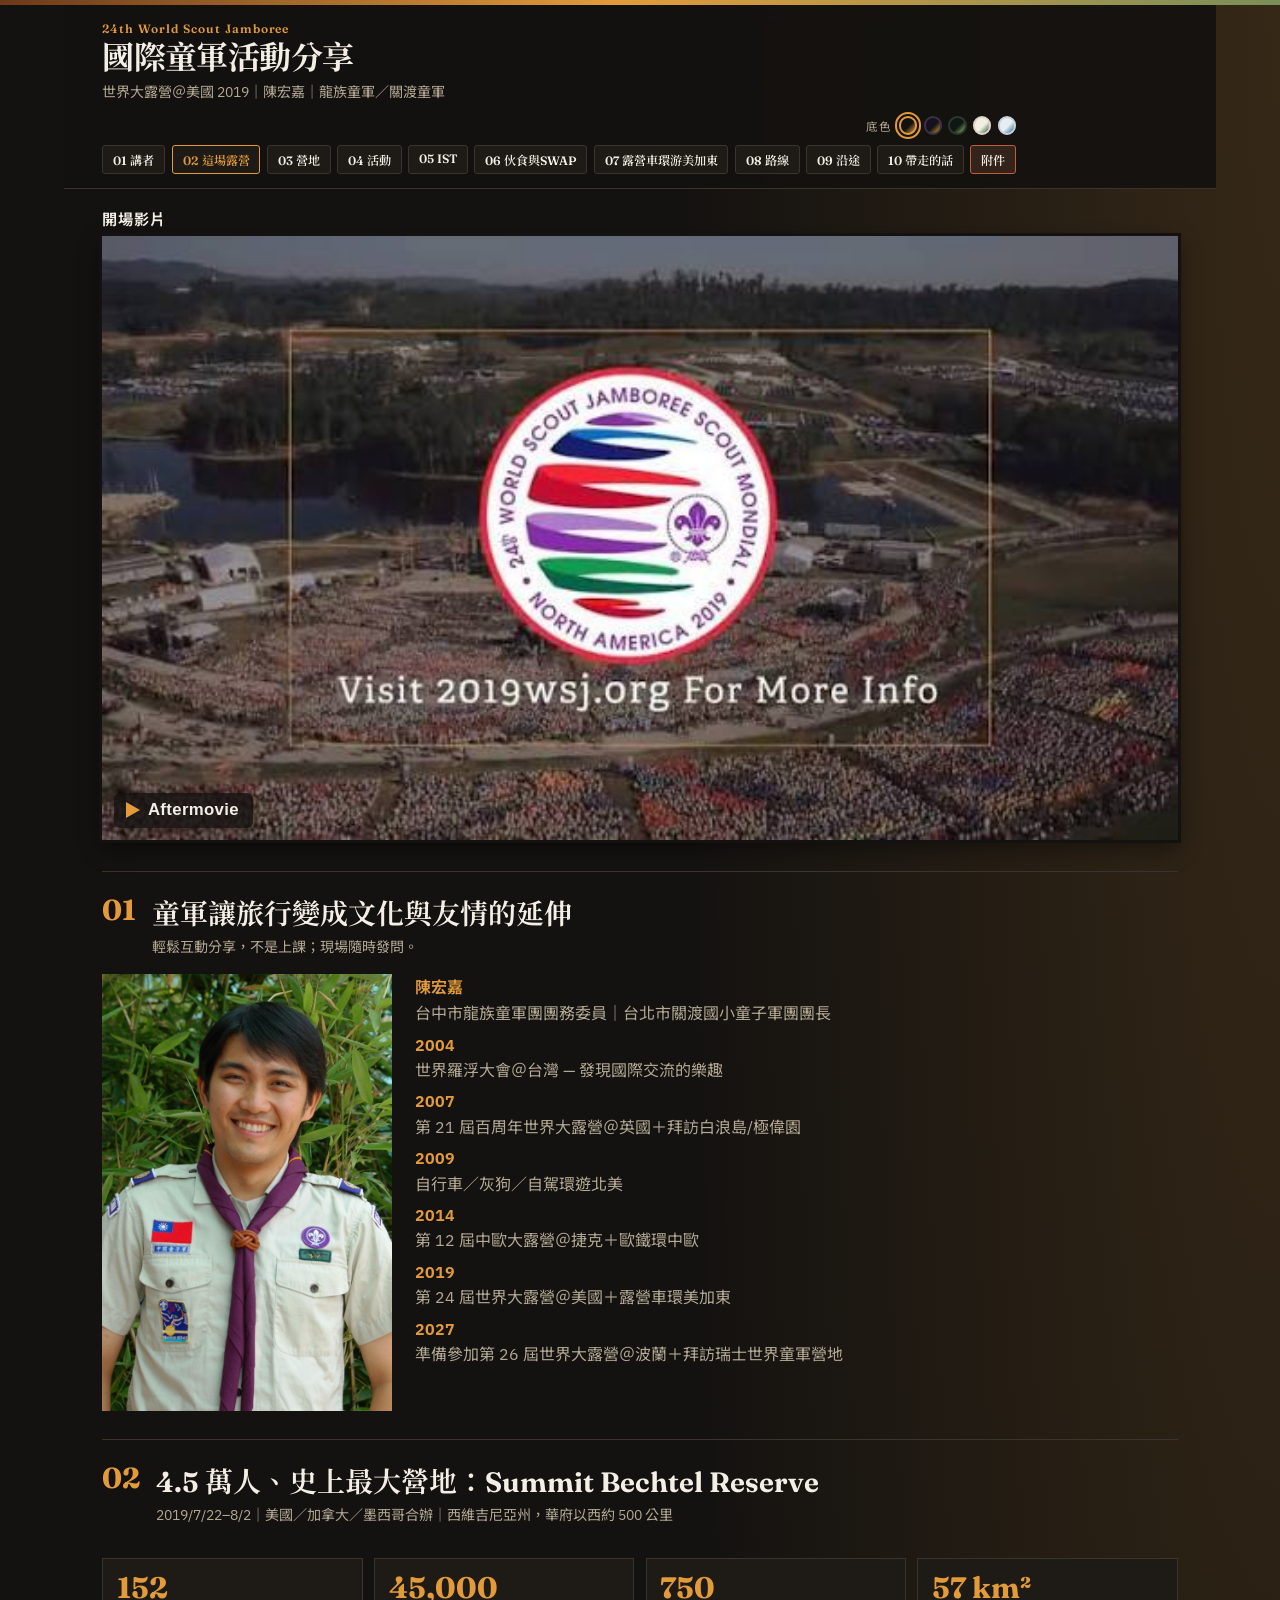
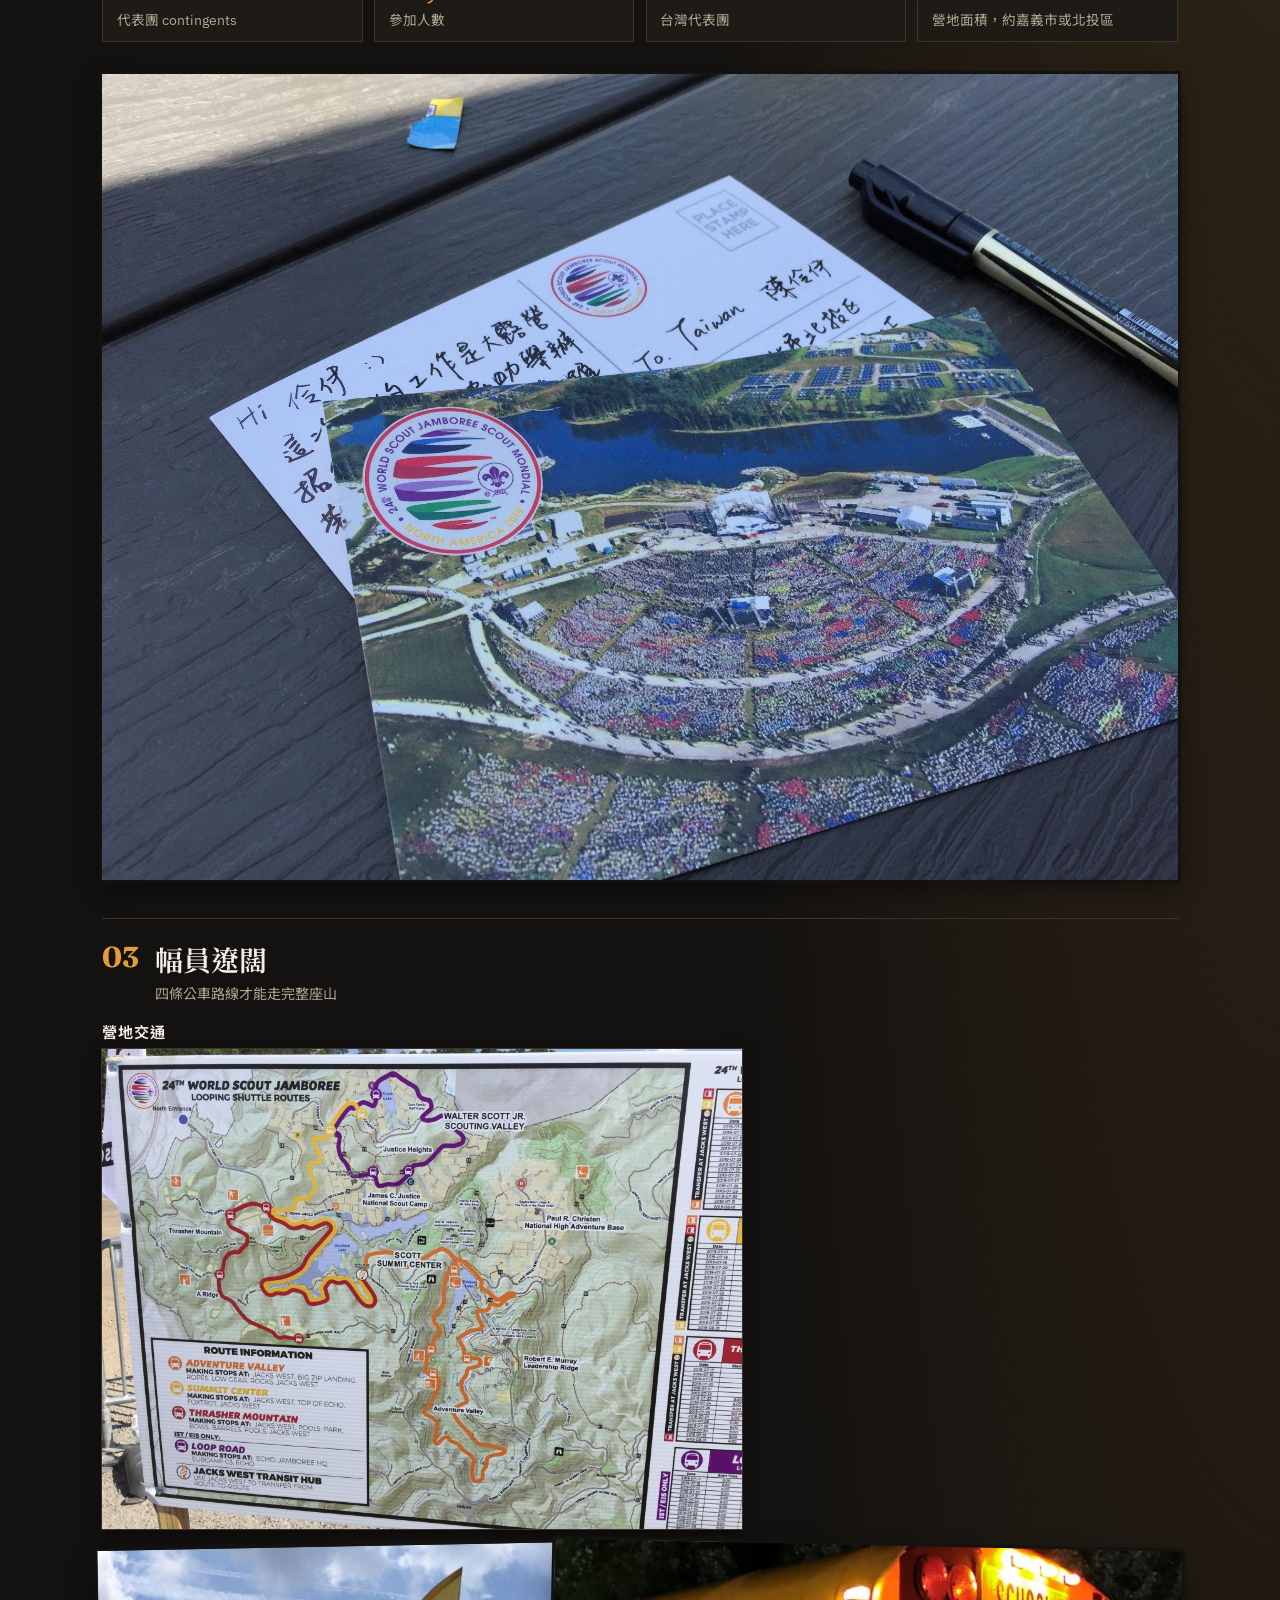
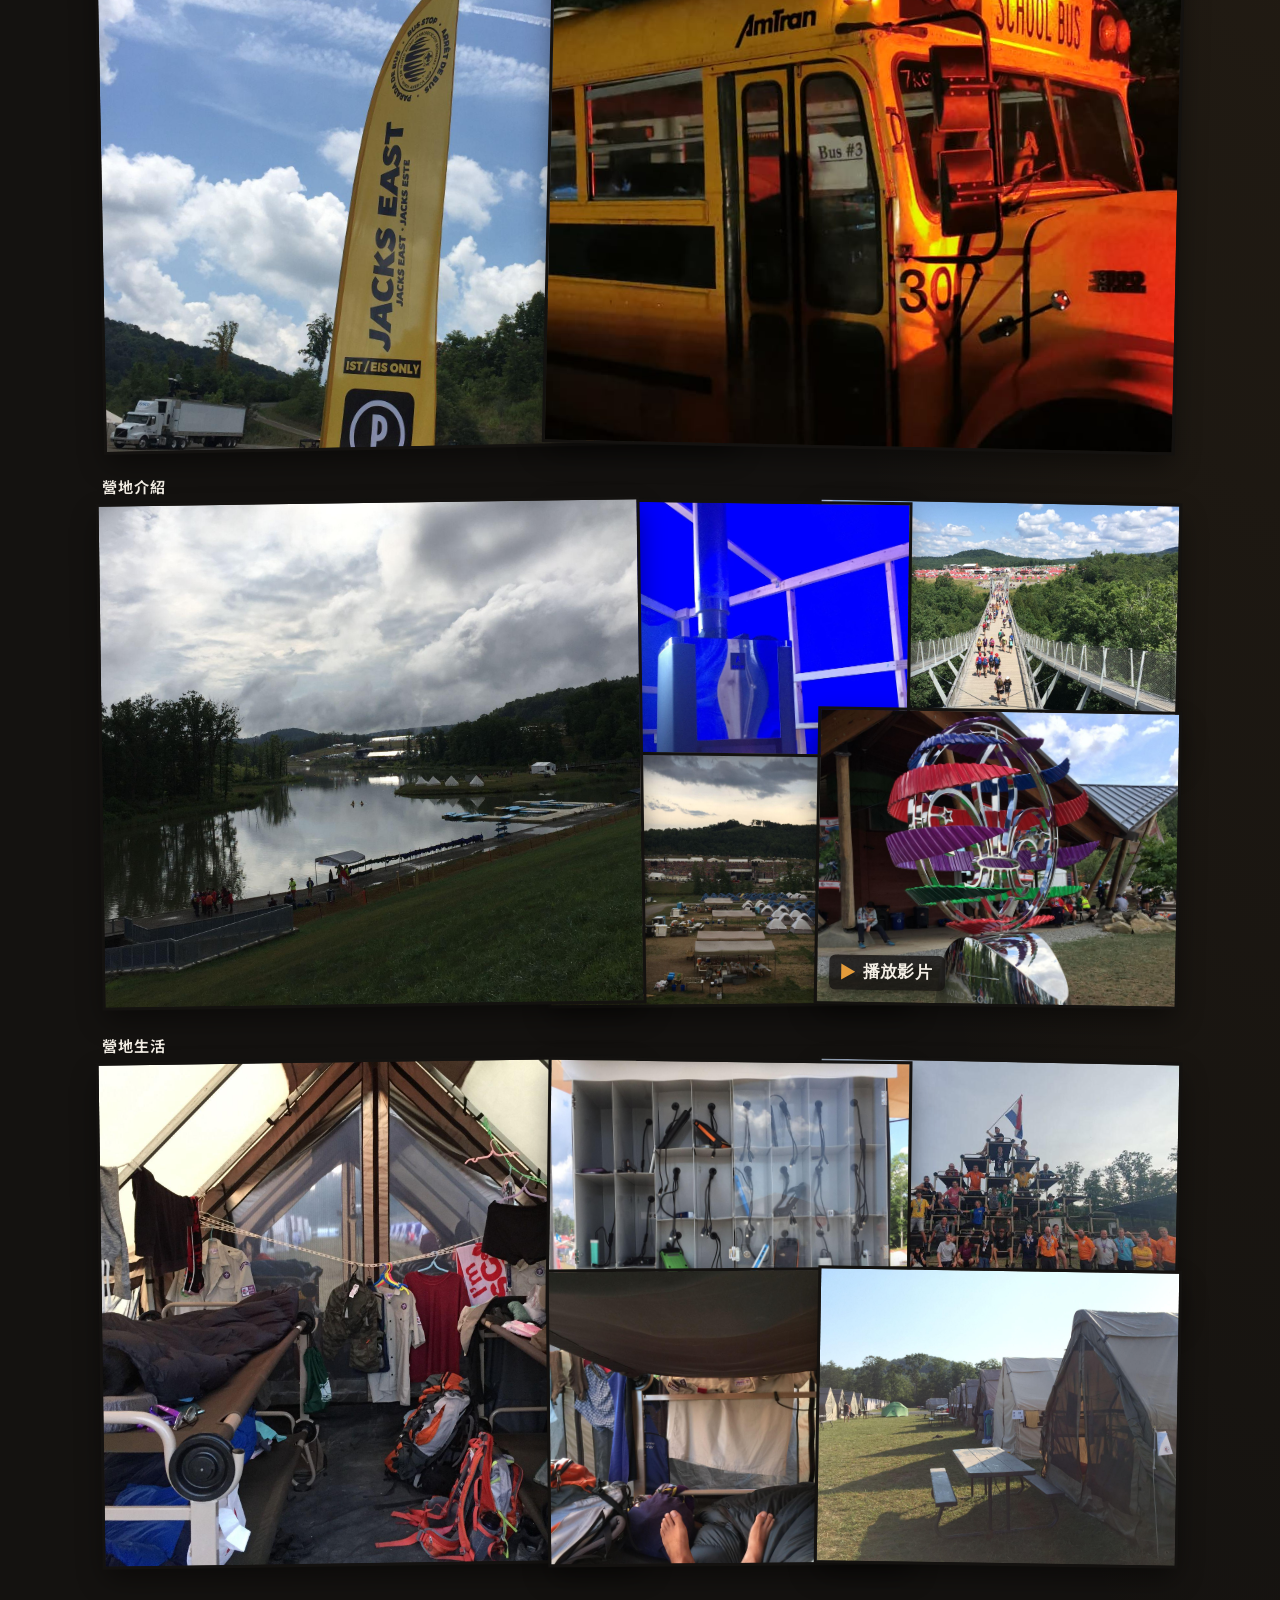
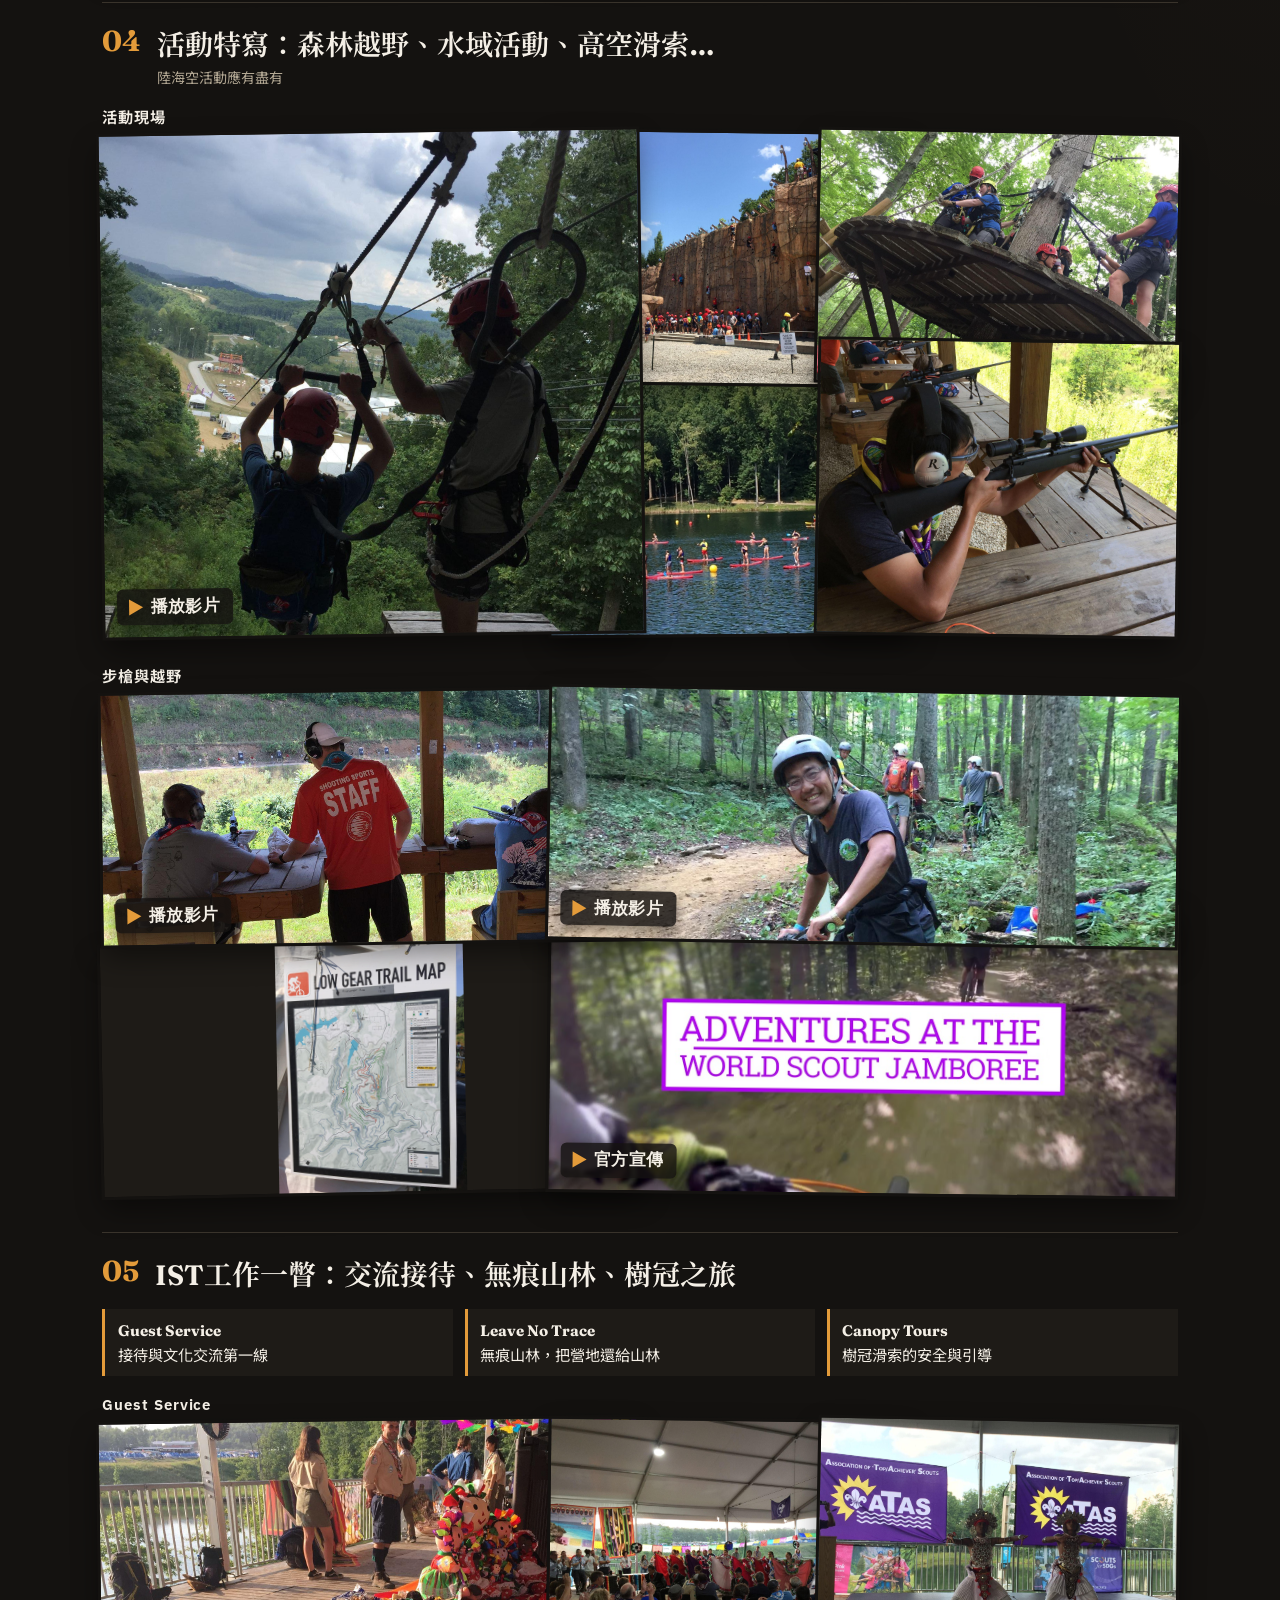
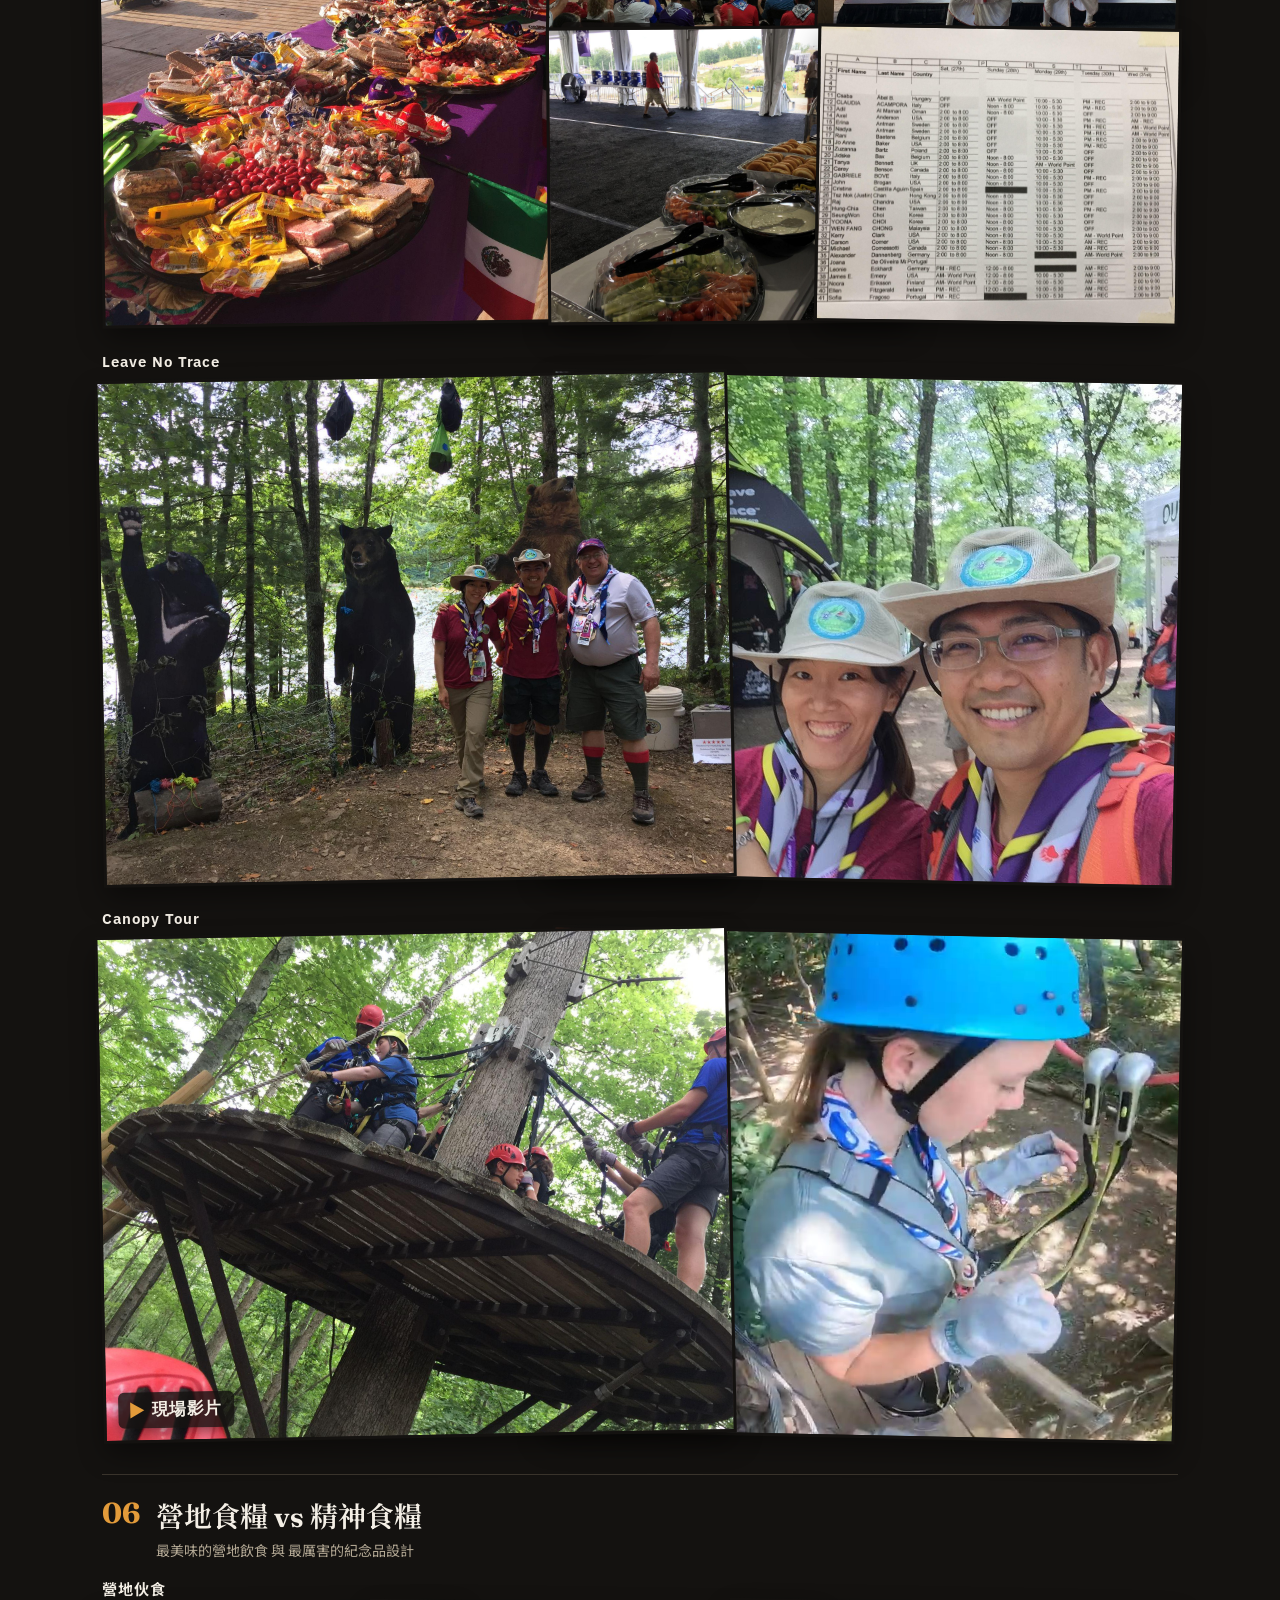
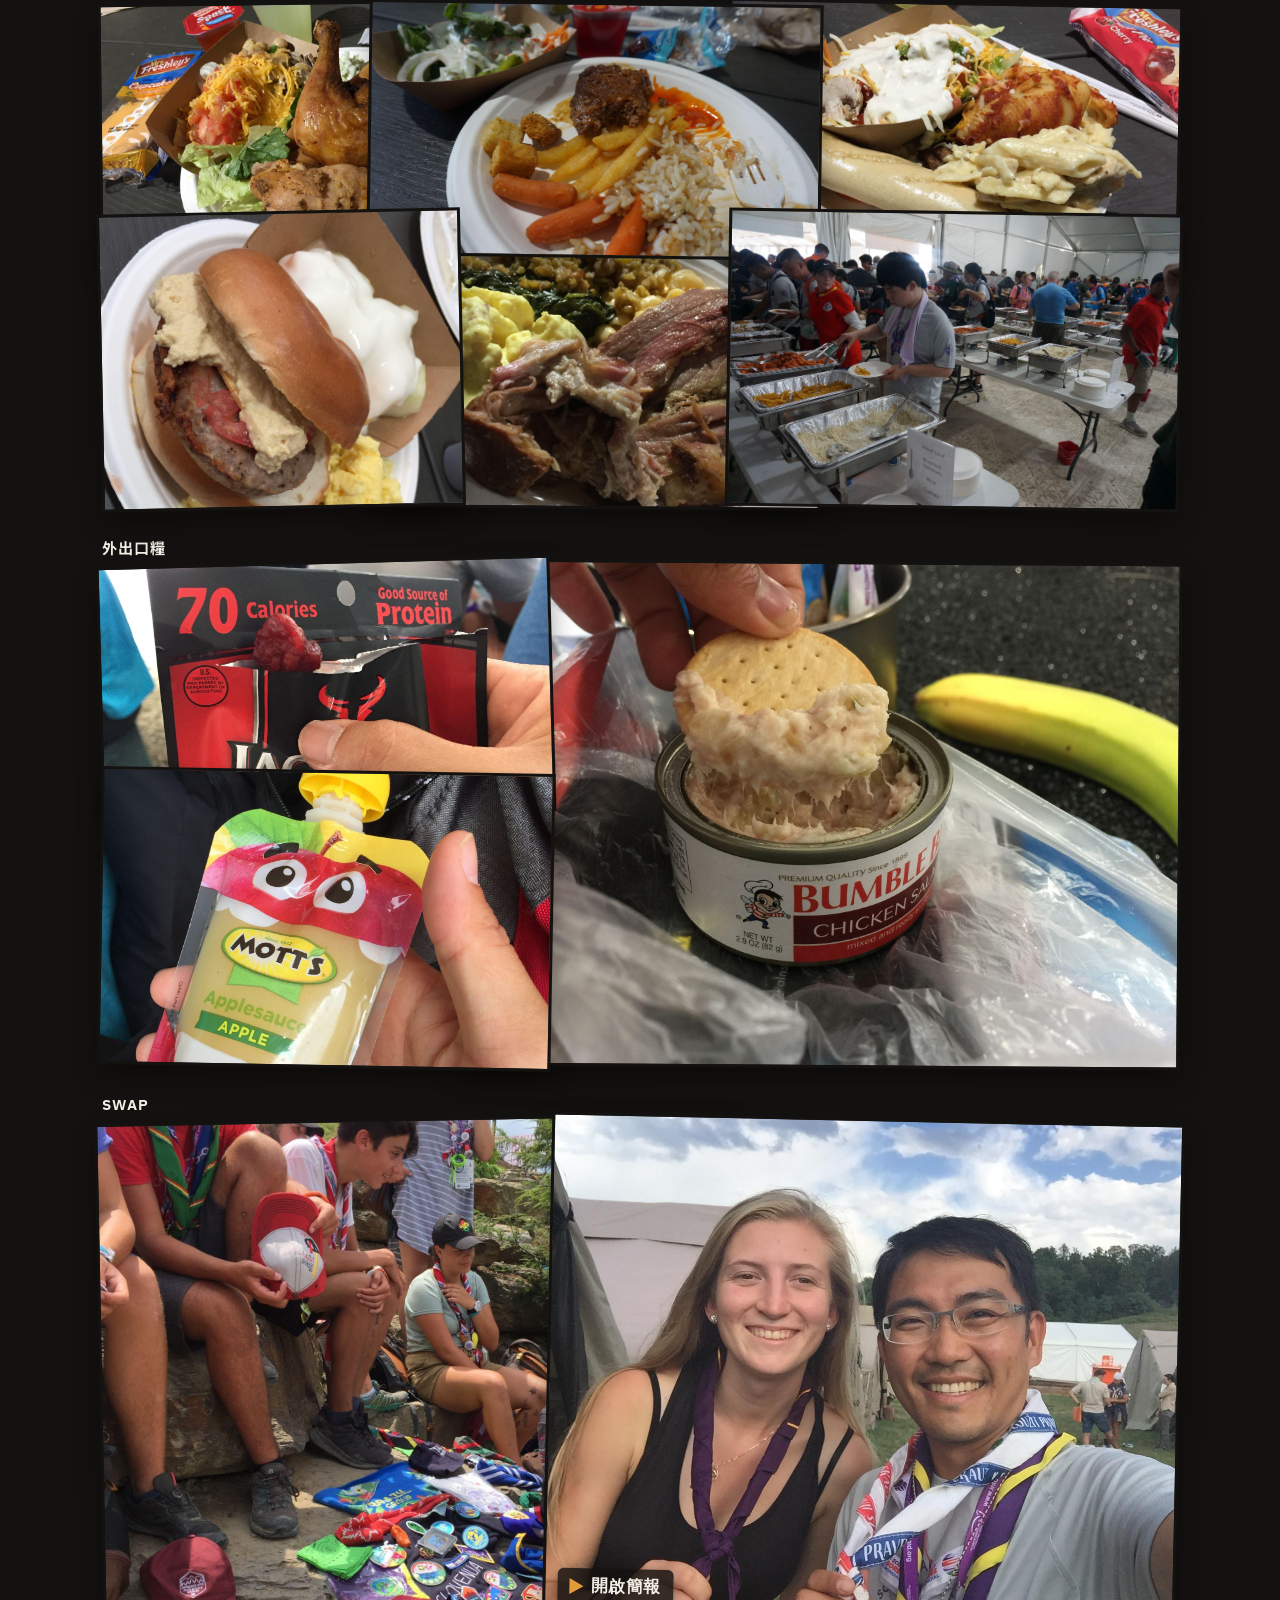
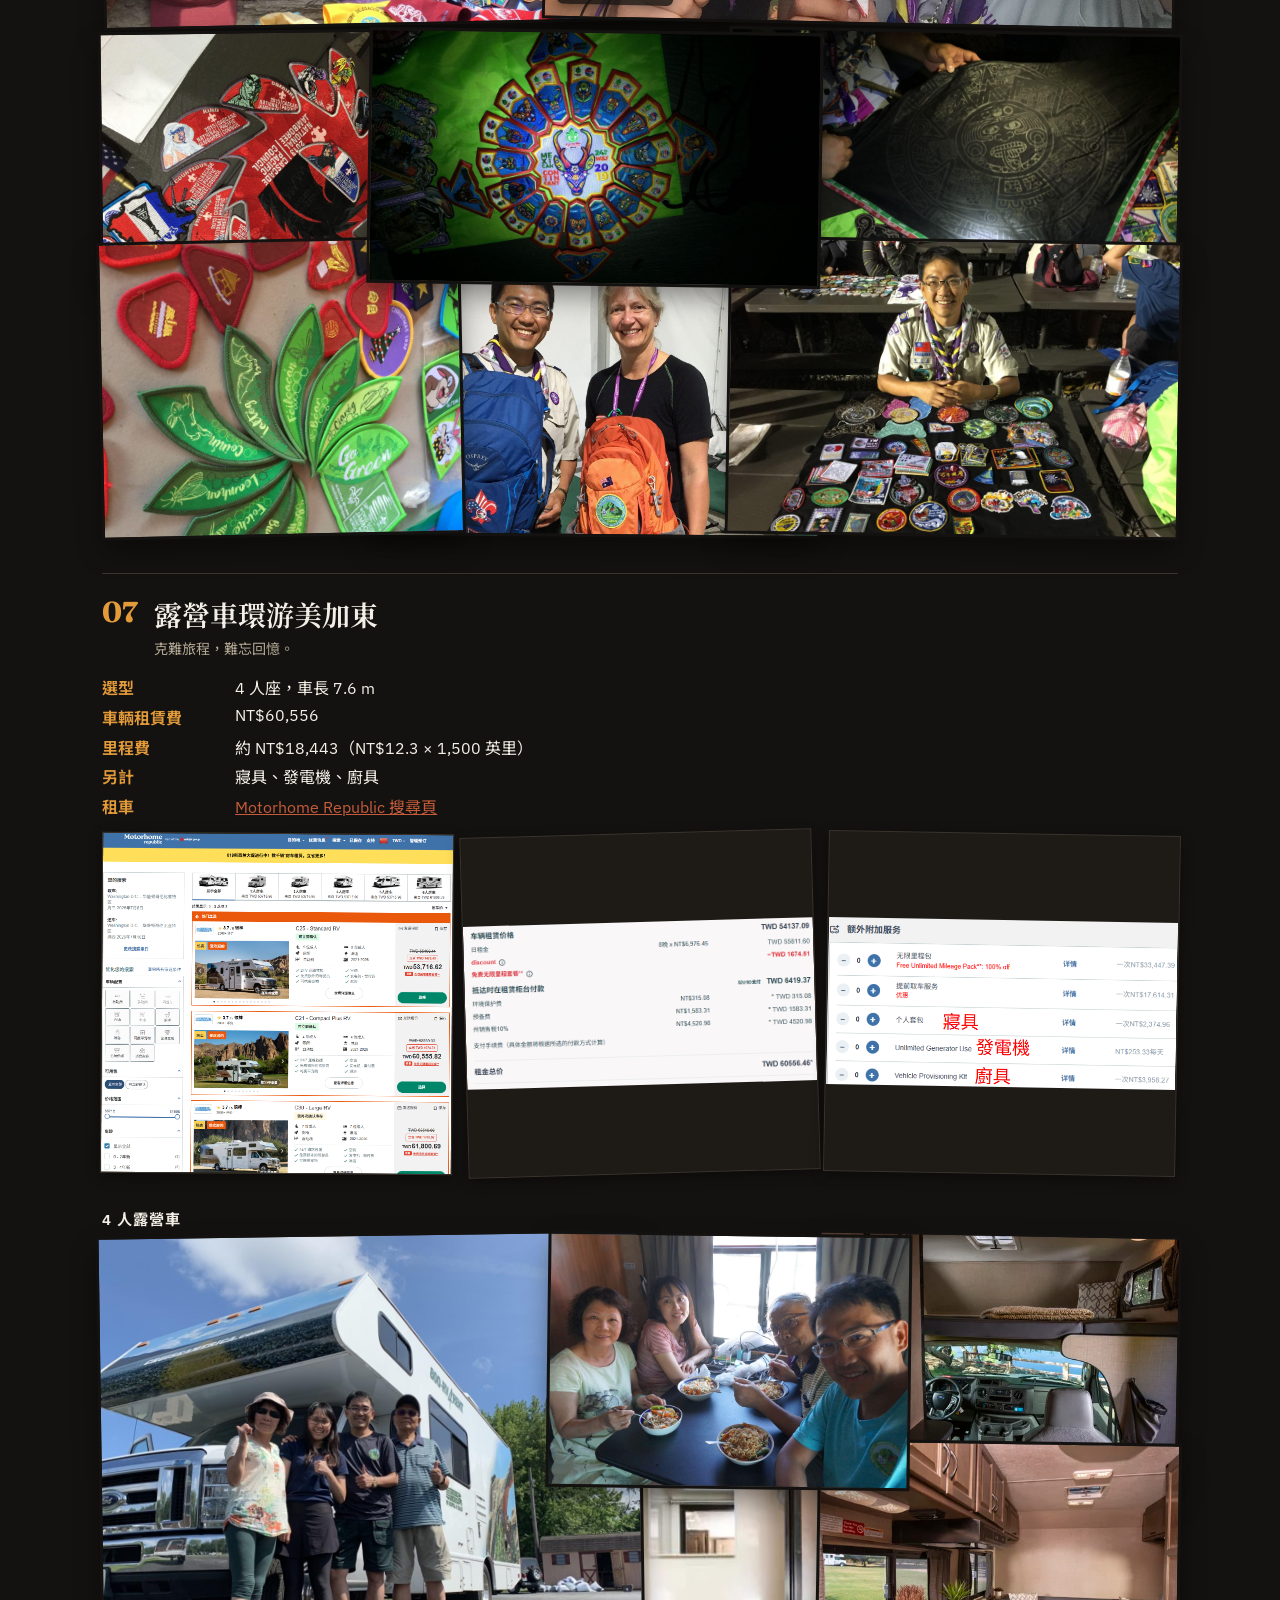
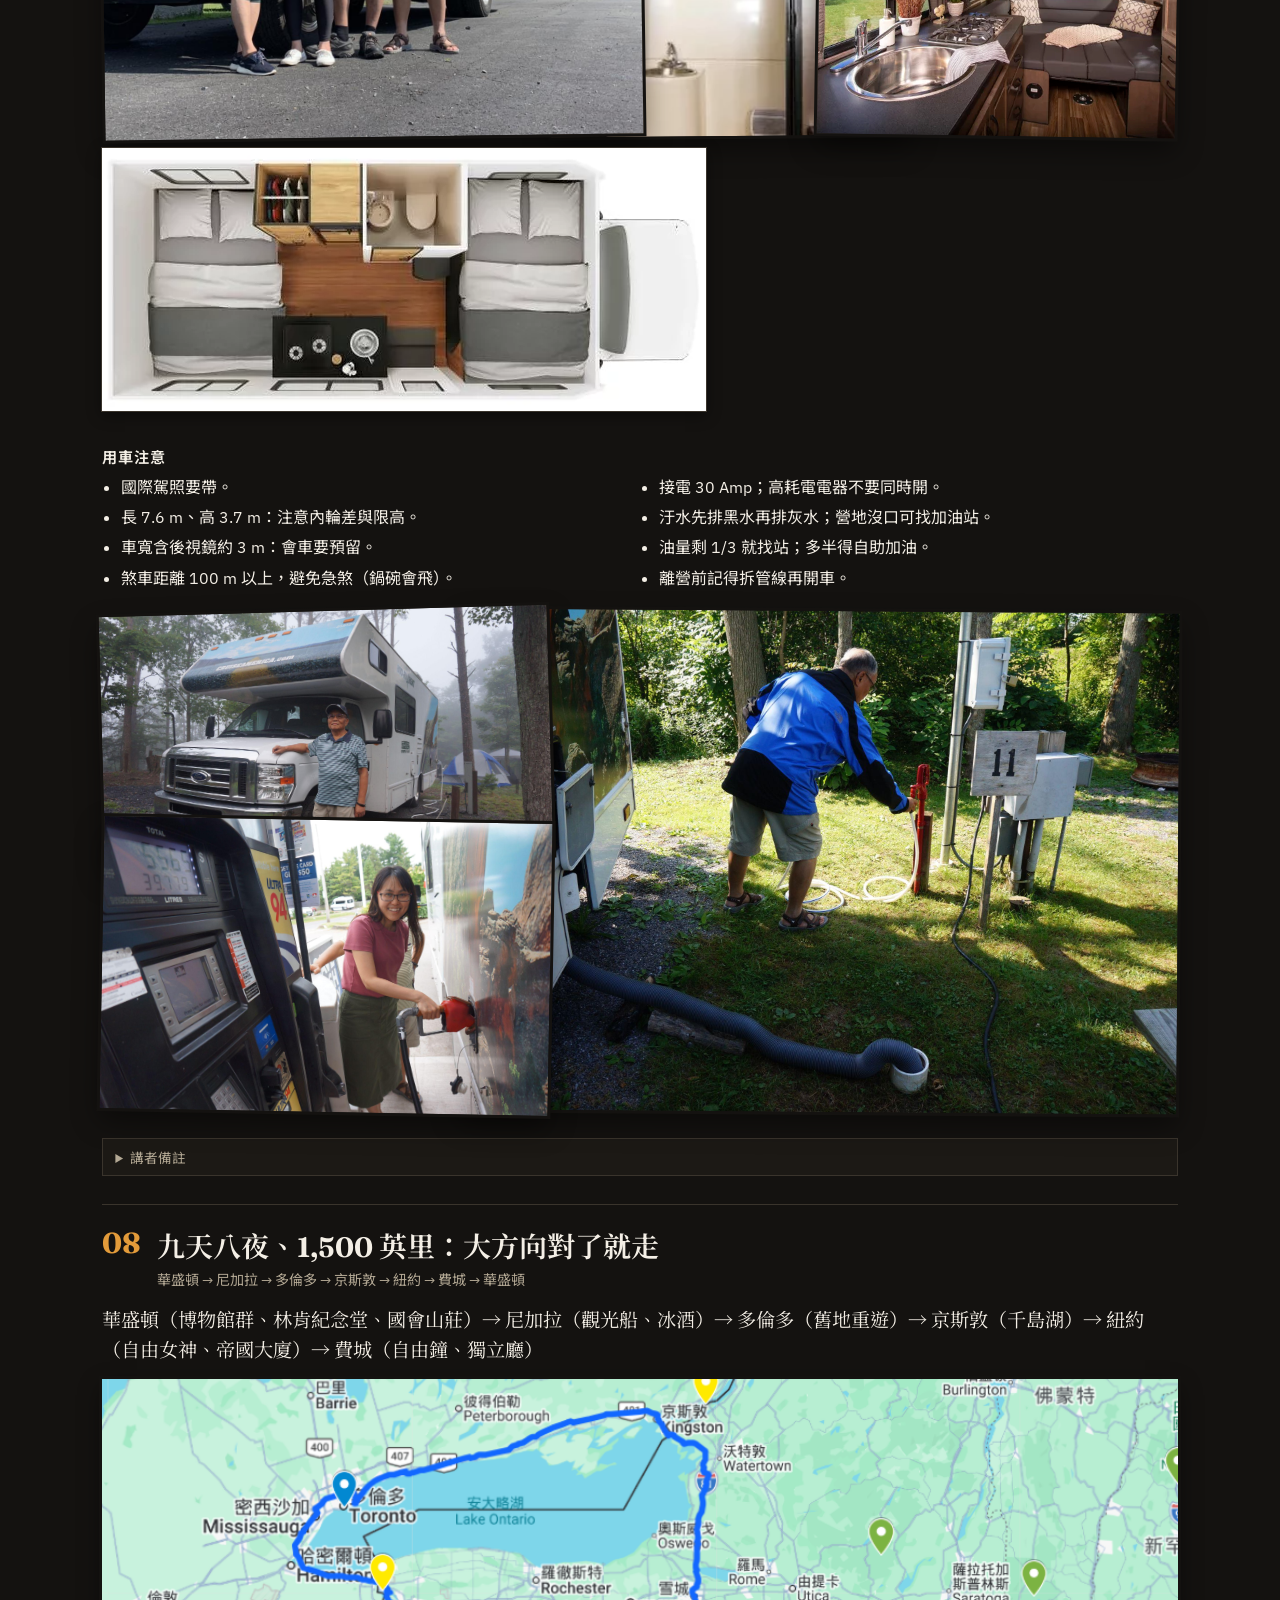
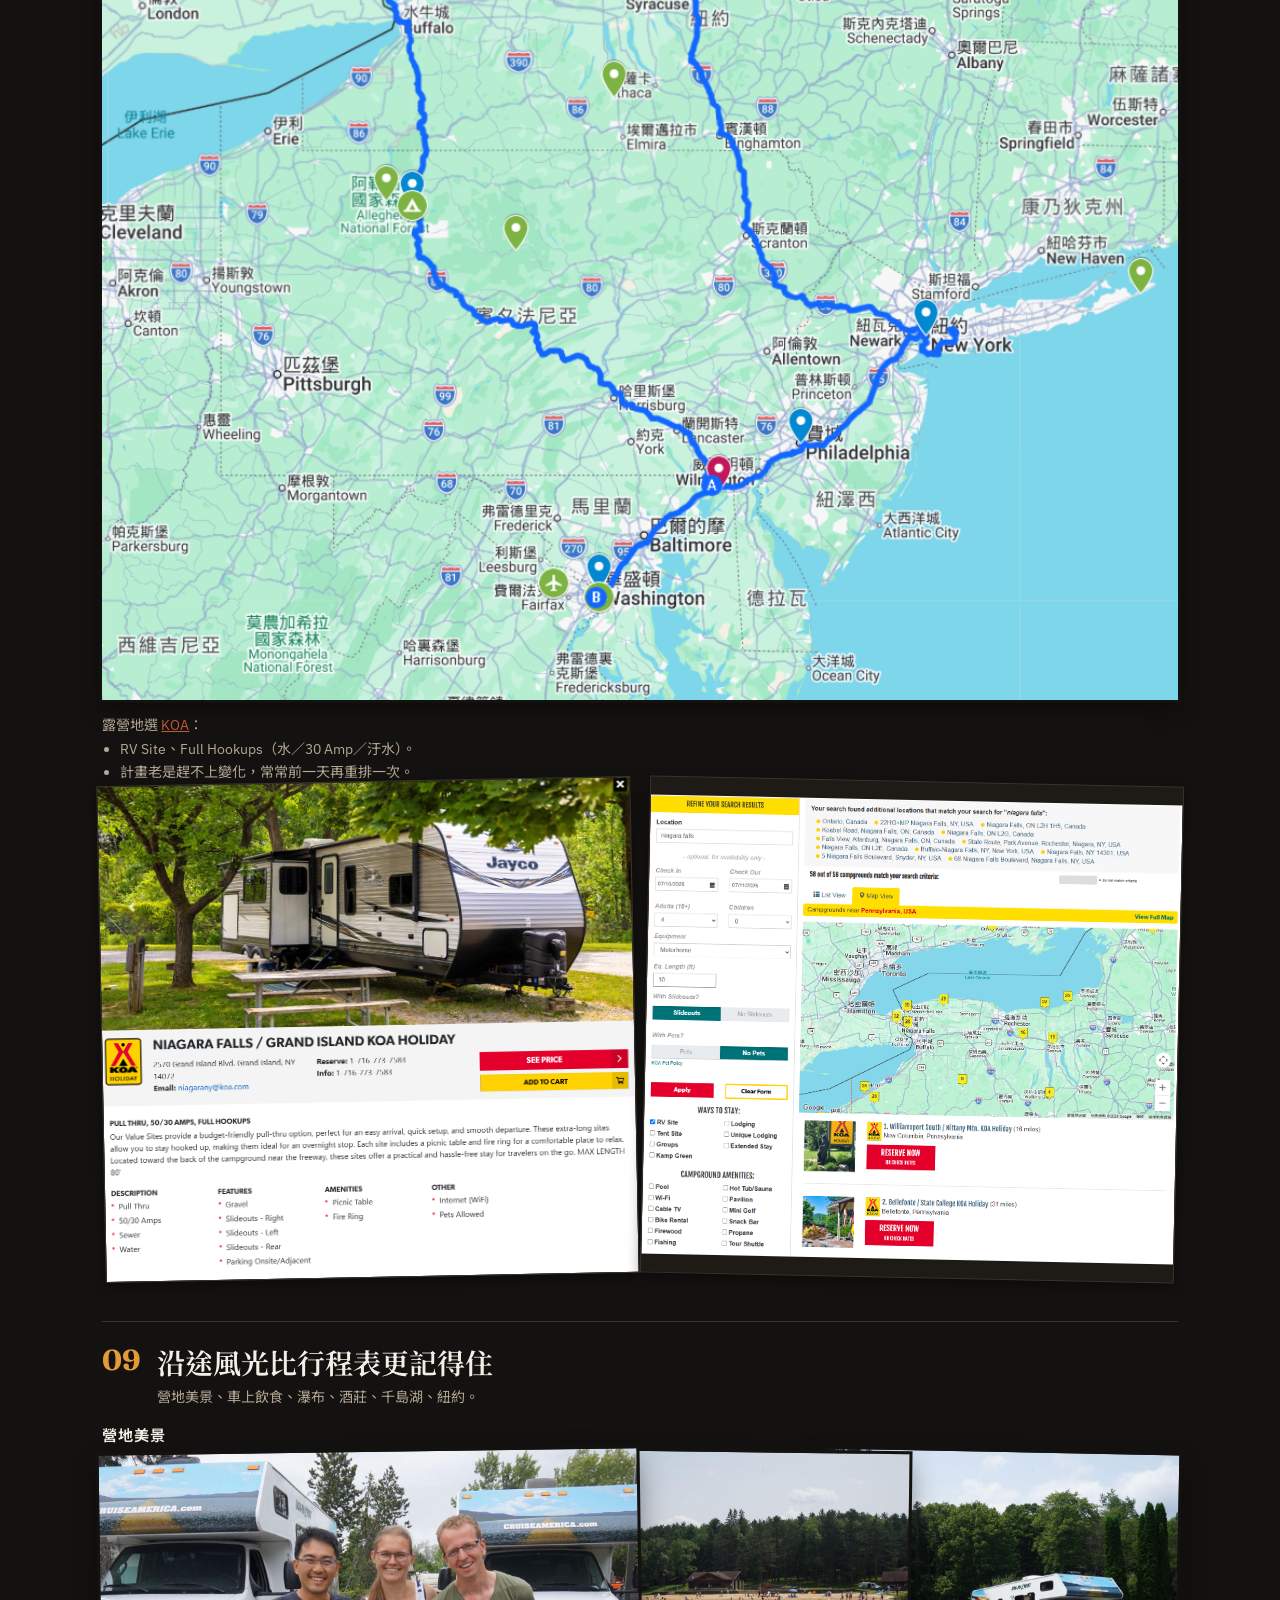
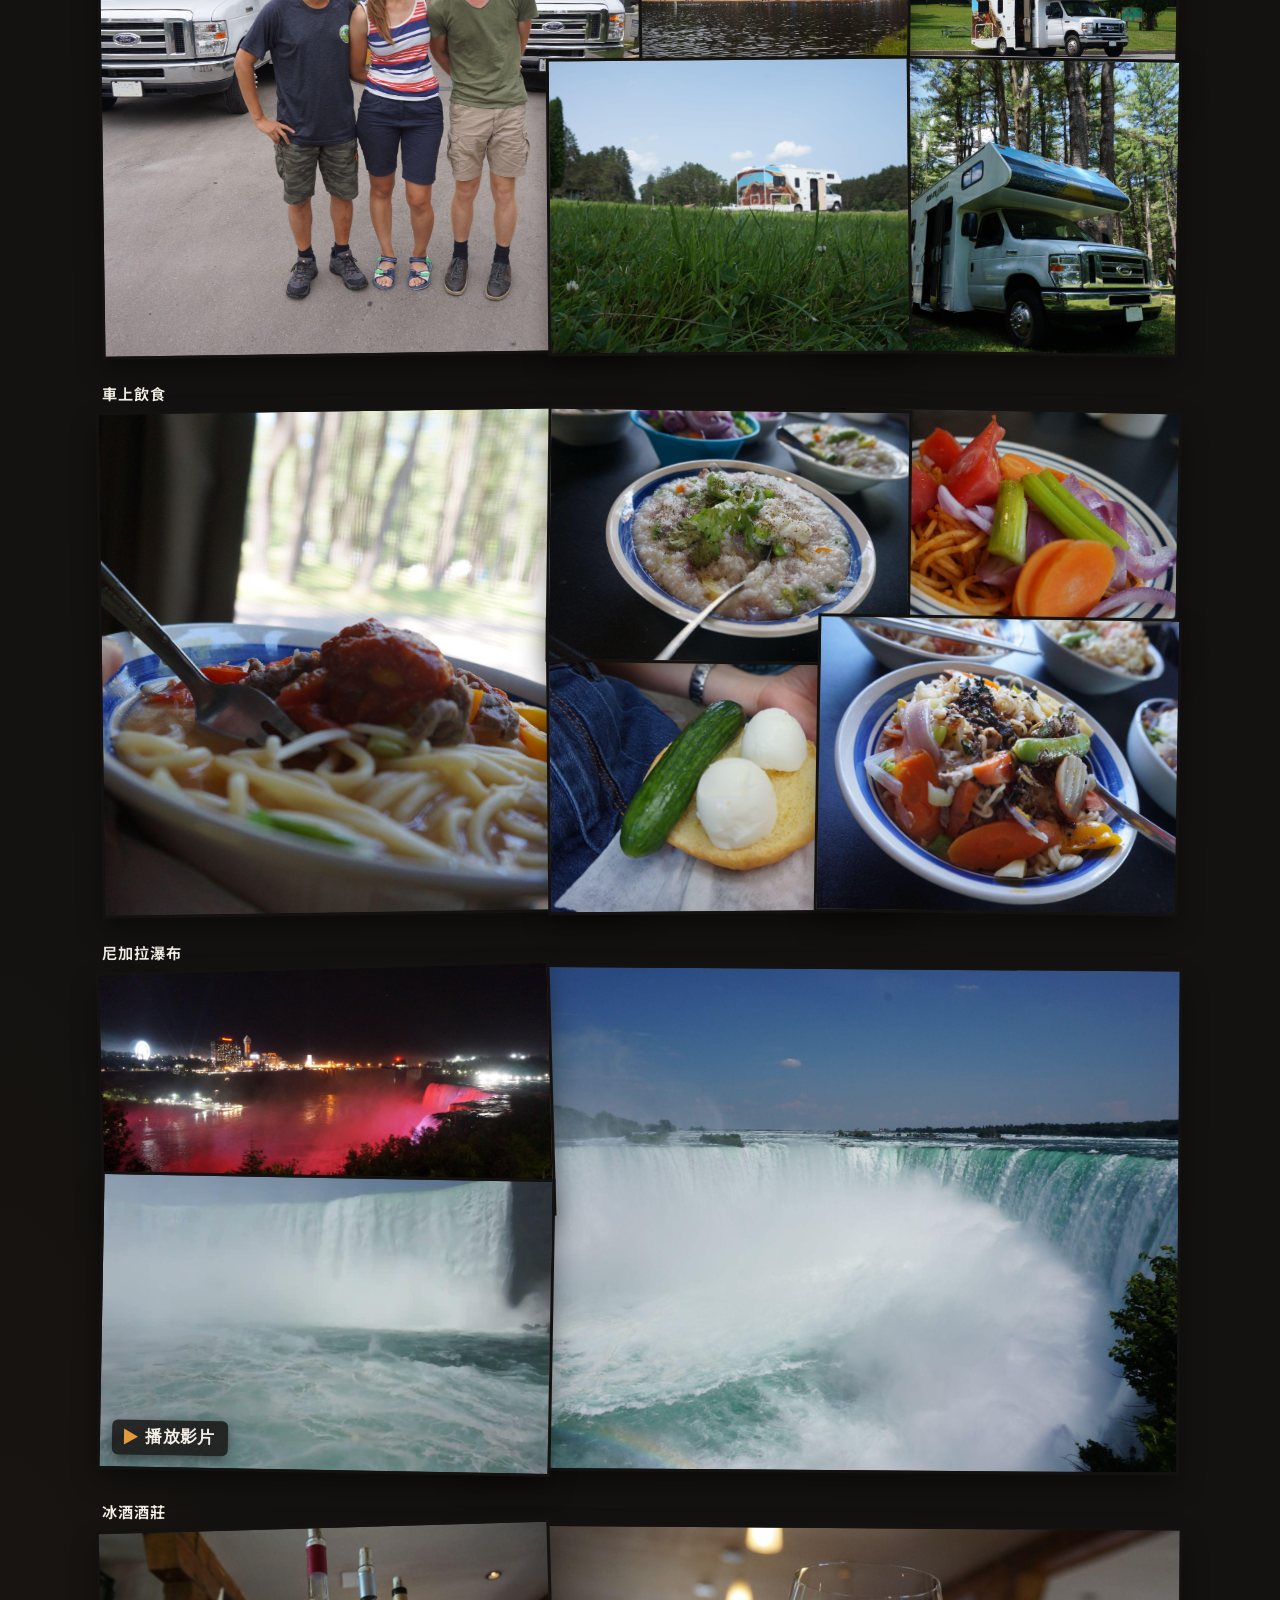
<file: decks/wsj2019/index.html>
<!DOCTYPE html>
<html lang="zh-Hant" data-theme="campfire">
<head>
  <meta charset="utf-8" />
  <meta name="viewport" content="width=device-width, initial-scale=1" />
  <meta name="referrer" content="strict-origin-when-cross-origin" />
  <title>國際童軍活動分享｜24th WSJ 世界大露營 2019</title>
  <link rel="preconnect" href="https://fonts.googleapis.com" />
  <link rel="preconnect" href="https://fonts.gstatic.com" crossorigin />
  <link href="https://fonts.googleapis.com/css2?family=Fraunces:opsz,wght@9..144,500;650;700&family=IBM+Plex+Sans:wght@400;500;600&family=Noto+Sans+TC:wght@400;500;700&family=Noto+Serif+TC:wght@600;700&display=swap" rel="stylesheet" />
  <link rel="stylesheet" href="styles.css" />
</head>
<body>
  <div class="brand-bar" aria-hidden="true"></div>

  <header class="report-header">
    <div>
      <p class="eyebrow">24th World Scout Jamboree</p>
      <h1>國際童軍活動分享</h1>
      <p class="support">世界大露營＠美國 2019｜陳宏嘉｜龍族童軍／關渡童軍</p>
    </div>
    <div class="header-tools">
      <div class="theme-picker" role="group" aria-label="簡報底色">
        <span class="theme-picker__label">底色</span>
        <button type="button" class="theme-swatch" data-theme="campfire" title="營火夜空" aria-label="營火夜空"></button>
        <button type="button" class="theme-swatch" data-theme="jamboree" title="童軍紫金" aria-label="童軍紫金"></button>
        <button type="button" class="theme-swatch" data-theme="forest" title="森林營地" aria-label="森林營地"></button>
        <button type="button" class="theme-swatch" data-theme="linen" title="亞麻淺底" aria-label="亞麻淺底"></button>
        <button type="button" class="theme-swatch" data-theme="slate" title="霧藍岩壁" aria-label="霧藍岩壁"></button>
      </div>
      <nav class="toc" aria-label="章節導覽">
        <a href="#ch-host">01 講者</a>
        <a href="#ch-scale">02 這場露營</a>
        <a href="#ch-camp">03 營地</a>
        <a href="#ch-play">04 活動</a>
        <a href="#ch-ist">05 IST</a>
        <a href="#ch-swap">06 伙食與SWAP</a>
        <a href="#ch-rv">07 露營車環游美加東</a>
        <a href="#ch-route">08 路線</a>
        <a href="#ch-sights">09 沿途</a>
        <a href="#ch-close">10 帶走的話</a>
        <a href="#ch-links" class="toc__appendix">附件</a>
      </nav>
    </div>
  </header>

  <main class="report">
    <section class="opener" id="ch-opener" aria-label="開場影片">
      <h3 class="caption">開場影片</h3>
      <div class="gallery gallery--hero" data-gallery="opener">
        <button type="button" class="media media--video" data-video="yt:-OHgGcTmLGY" data-full="assets/aftermovie-cover.png">
          <img src="assets/aftermovie-cover.png" alt="WSJ 2019 Aftermovie／世界大露營開場" width="596" height="335" />
          <span class="media__badge">Aftermovie</span>
        </button>
      </div>
    </section>

    <section class="chapter" id="ch-host">
      <header class="chapter__head">
        <p class="chapter__num">01</p>
        <div>
          <h2>童軍讓旅行變成文化與友情的延伸</h2>
          <p class="support">輕鬆互動分享，不是上課；現場隨時發問。</p>
        </div>
      </header>
      <div class="split" data-gallery="host">
        <button type="button" class="media portrait" data-full="assets/image6.jpg" aria-describedby="host-photo-tip">
          <img src="assets/image6.jpg" alt="陳宏嘉穿童軍制服、紫領巾的半身照" width="1358" height="2048" />
          <div class="media__tip" id="host-photo-tip" role="tooltip">
            <ul>
              <li>我的本業為數據架構師</li>
              <li>興趣是探索大自然與旅行</li>
            </ul>
          </div>
        </button>
        <div>
          <dl class="timeline">
            <dt>陳宏嘉</dt>
            <dd>台中市龍族童軍團團務委員｜台北市關渡國小童子軍團團長</dd>
            <dt>2004</dt>
            <dd>世界羅浮大會＠台灣 — 發現國際交流的樂趣</dd>
            <dt>2007</dt>
            <dd>第 21 屆百周年世界大露營＠英國＋拜訪白浪島/極偉園</dd>
            <dt>2009</dt>
            <dd>自行車／灰狗／自駕環遊北美</dd>
            <dt>2014</dt>
            <dd>第 12 屆中歐大露營＠捷克＋歐鐵環中歐</dd>
            <dt>2019</dt>
            <dd>第 24 屆世界大露營＠美國＋露營車環美加東</dd>
            <dt>2027</dt>
            <dd>準備參加第 26 屆世界大露營＠波蘭＋拜訪瑞士世界童軍營地</dd>
          </dl>
        </div>
      </div>
    </section>

    <section class="chapter" id="ch-scale">
      <header class="chapter__head">
        <p class="chapter__num">02</p>
        <div>
          <h2>4.5 萬人、史上最大營地：Summit Bechtel Reserve</h2>
          <p class="support">2019/7/22–8/2｜美國／加拿大／墨西哥合辦｜西維吉尼亞州，華府以西約 500 公里</p>
        </div>
      </header>
      <div class="stat-grid">
        <p class="stat"><b>152</b><span>代表團 contingents</span></p>
        <p class="stat"><b>45,000</b><span>參加人數</span></p>
        <p class="stat"><b>750</b><span>台灣代表團</span></p>
        <p class="stat"><b>57 km²</b><span>營地面積，約嘉義市或北投區</span></p>
      </div>
      <div class="gallery gallery--hero" data-gallery="scale">
        <button type="button" class="media" data-full="assets/image9.jpg" aria-describedby="scale-photo-tip">
          <img src="assets/image9.jpg" alt="WSJ2019 明信片：會場空拍與寫給台灣的卡片" width="2048" height="1536" />
          <div class="media__tip" id="scale-photo-tip" role="tooltip">
            <ul>
              <li>原為 Garden Ground Mountain 煤礦場，現為美國全國大露營永久營地。</li>
              <li>規劃承載 80,000 人；WSJ2019 現場約 45,000 名童軍＋10,500 名 staff。</li>
            </ul>
          </div>
        </button>
      </div>
    </section>

    <section class="chapter" id="ch-camp">
      <header class="chapter__head">
        <p class="chapter__num">03</p>
        <div>
          <h2>幅員遼闊</h2>
          <p class="support">四條公車路線才能走完整座山</p>
        </div>
      </header>
      <h3 class="caption">營地交通</h3>
      <div class="gallery gallery--docs" data-gallery="camp-bus-map">
        <button type="button" class="media media--map" data-full="assets/image13.jpg">
          <img src="assets/image13.jpg" alt="24th WSJ 環線巴士路線圖，四條顏色路線交會於 Jacks West" width="2048" height="1536" />
        </button>
      </div>
      <div class="gallery" data-gallery="camp-bus">
        <button type="button" class="media media--tall" data-full="assets/image5.jpg">
          <img src="assets/image5.jpg" alt="營地交通現場" width="1536" height="2048" />
        </button>
        <button type="button" class="media" data-full="assets/image1.jpg">
          <img src="assets/image1.jpg" alt="夜間黃色校車 Bus #3，營地接駁" width="1280" height="589" />
        </button>
      </div>
      <h3 class="caption">營地介紹</h3>
      <div class="gallery" data-gallery="camp-intro">
        <button type="button" class="media media--face" data-full="assets/image21.jpg">
          <img src="assets/image21.jpg" alt="SBR 湖岸、碼頭與白帳，對岸是活動區" width="2048" height="1536" />
        </button>
        <button type="button" class="media media--tall" data-full="assets/image22.jpg">
          <img src="assets/image22.jpg" alt="營地地貌與設施" width="1536" height="2048" />
        </button>
        <button type="button" class="media" data-full="assets/image26.jpg">
          <img src="assets/image26.jpg" alt="營地開闊場景" width="2048" height="1536" />
        </button>
        <button type="button" class="media" data-full="assets/image16.jpg">
          <img src="assets/image16.jpg" alt="營地活動區" width="2048" height="1536" />
        </button>
        <button type="button" class="media media--video media--tall" data-video="url:https://share.icloud.com/photos/03c9dcsYe9fEmNrzZuMc_ksvw" data-full="assets/image17.jpg">
          <img src="assets/image17.jpg" alt="WSJ2019 世界大露營標誌雕塑" width="1536" height="2048" />
          <span class="media__badge">播放影片</span>
        </button>
      </div>
      <h3 class="caption">營地生活</h3>
      <div class="gallery" data-gallery="camp-life">
        <button type="button" class="media media--face" data-full="assets/image7.jpg">
          <img src="assets/image7.jpg" alt="營地生活：帳區與夥伴" width="2048" height="1536" />
        </button>
        <button type="button" class="media media--tall media--face" data-full="assets/image15.jpg">
          <img src="assets/image15.jpg" alt="營地生活現場" width="1536" height="2048" />
        </button>
        <button type="button" class="media" data-full="assets/image3.jpg">
          <img src="assets/image3.jpg" alt="營地生活橫幅場景" width="1280" height="606" />
        </button>
        <button type="button" class="media media--tall media--face" data-full="assets/image12.jpg">
          <img src="assets/image12.jpg" alt="營地日常" width="1536" height="2048" />
        </button>
        <button type="button" class="media media--face" data-full="assets/image11.jpg">
          <img src="assets/image11.jpg" alt="營地生活合影與現場" width="2048" height="1536" />
        </button>
      </div>
    </section>

    <section class="chapter" id="ch-play">
      <header class="chapter__head">
        <p class="chapter__num">04</p>
        <div>
          <h2>活動特寫：森林越野、水域活動、高空滑索…</h2>
          <p class="support">陸海空活動應有盡有</p>
        </div>
      </header>
      <h3 class="caption">活動現場</h3>
      <div class="gallery" data-gallery="play-field">
        <button type="button" class="media media--video media--face media--tall" data-video="yt:Pn_8mxS8LII" data-full="assets/image25.jpg">
          <img src="assets/image25.jpg" alt="高空滑索：平台上穿頭盔與吊帶的夥伴" width="1536" height="2048" />
          <span class="media__badge">播放影片</span>
        </button>
        <button type="button" class="media" data-full="assets/image20.jpg">
          <img src="assets/image20.jpg" alt="越野與戶外活動現場" width="2048" height="1536" />
        </button>
        <button type="button" class="media media--face" data-full="assets/image24.jpg">
          <img src="assets/image24.jpg" alt="樹冠之旅 Canopy Tour" width="2048" height="1536" />
        </button>
        <button type="button" class="media" data-full="assets/image2.jpg">
          <img src="assets/image2.jpg" alt="水上活動：湖上 SUP 與獨木舟" width="1086" height="724" />
        </button>
        <button type="button" class="media media--face" data-full="assets/image19.jpg">
          <img src="assets/image19.jpg" alt="步槍射擊活動現場" width="2048" height="1536" />
        </button>
      </div>
      <h3 class="caption">步槍與越野</h3>
      <div class="gallery" data-gallery="play-more">
        <button type="button" class="media media--video media--face" data-video="drive:1ZmcQ4448AD0jCc7Mr1ducJurXJ7wBJrQ" data-full="assets/image46.jpg">
          <img src="assets/image46.jpg" alt="步槍射擊影片" width="2048" height="1536" />
          <span class="media__badge">播放影片</span>
        </button>
        <button type="button" class="media media--video media--face media--tall" data-video="yt:EphOVpty6Uo" data-full="assets/image27.jpg">
          <img src="assets/image27.jpg" alt="越野賽道影片" width="1536" height="2048" />
          <span class="media__badge">播放影片</span>
        </button>
        <button type="button" class="media media--map" data-full="assets/image29.jpg">
          <img src="assets/image29.jpg" alt="LOW GEAR TRAIL MAP 越野賽道地圖" width="1536" height="2048" />
        </button>
        <button type="button" class="media media--video" data-video="yt:th7Nt7Gqkug" data-full="assets/official-promo-cover.jpg">
          <img src="assets/official-promo-cover.jpg" alt="大會官方活動宣傳影片：Adventures at the World Scout Jamboree" width="1280" height="720" />
          <span class="media__badge">官方宣傳</span>
        </button>
      </div>
    </section>

    <section class="chapter" id="ch-ist">
      <header class="chapter__head">
        <p class="chapter__num">05</p>
        <div>
          <h2>IST工作一瞥：交流接待、無痕山林、樹冠之旅</h2>
        </div>
      </header>
      <div class="work-grid">
        <p><strong>Guest Service</strong>接待與文化交流第一線</p>
        <p><strong>Leave No Trace</strong>無痕山林，把營地還給山林</p>
        <p><strong>Canopy Tours</strong>樹冠滑索的安全與引導</p>
      </div>
      <h3 class="caption">Guest Service</h3>
      <div class="gallery" data-gallery="ist-guest">
        <button type="button" class="media media--face" data-full="assets/image31.jpg" aria-describedby="guest-service-tip">
          <img src="assets/image31.jpg" alt="Guest Service：墨西哥文化桌，紫桌布上的糖果與小旗" width="2048" height="1536" />
          <div class="media__tip" id="guest-service-tip" role="tooltip">
            <ul>
              <li>安排申請單位的交流時段</li>
              <li>輪班駐守接待場地</li>
              <li>協助準備食物與場地布置</li>
            </ul>
          </div>
        </button>
        <button type="button" class="media media--video media--face" data-video="url:https://share.icloud.com/photos/09bxJb3LDRXG_6GjleTa-T24A" data-full="assets/image32.jpg">
          <img src="assets/image32.jpg" alt="Guest Service：帳棚內墨西哥民俗表演" width="2048" height="1536" />
          <span class="media__badge">播放影片</span>
        </button>
        <button type="button" class="media media--face" data-full="assets/image30.jpg">
          <img src="assets/image30.jpg" alt="接待區交流" width="2048" height="1536" />
        </button>
        <button type="button" class="media media--face" data-full="assets/image35.jpg">
          <img src="assets/image35.jpg" alt="Guest Service 工作畫面" width="2048" height="1536" />
        </button>
        <button type="button" class="media media--face" data-full="assets/image34.jpg">
          <img src="assets/image34.jpg" alt="接待與國際夥伴" width="2048" height="1536" />
        </button>
      </div>
      <h3 class="caption">Leave No Trace</h3>
      <div class="gallery" data-gallery="ist-lnt">
        <button type="button" class="media media--face media--front" data-full="assets/image50.jpg" aria-describedby="lnt-tip">
          <img src="assets/image50.jpg" alt="LNT：森林裡的熊安全展示與 IST 夥伴" width="2048" height="1536" />
          <div class="media__tip" id="lnt-tip" role="tooltip">
            <ul>
              <li>協助介紹LNT的理念</li>
              <li>演示LNT相關的器材操作</li>
            </ul>
          </div>
        </button>
        <button type="button" class="media media--video media--face media--face-mid" data-video="drive:1-jg09PIv1RsMWiUOTwA5bjsdHDKTfCdP" data-full="assets/image28.jpg">
          <img src="assets/image28.jpg" alt="Leave No Trace 工作影片" width="1280" height="960" />
          <span class="media__badge">播放影片</span>
        </button>
      </div>
      <h3 class="caption">Canopy Tour</h3>
      <div class="gallery" data-gallery="ist-canopy">
        <button type="button" class="media media--video media--face" data-video="drive:1yPzZmkrFee9i0MS9iYYGGapGWHtmRNG_" data-full="assets/image24.jpg" aria-describedby="canopy-tip">
          <img src="assets/image24.jpg" alt="樹冠之旅現場影片" width="2048" height="1536" />
          <span class="media__badge">現場影片</span>
          <div class="media__tip" id="canopy-tip" role="tooltip">
            <ul>
              <li>協助童軍穿戴裝備</li>
              <li>指導童軍如何在設備上移動</li>
              <li>維護童軍安全</li>
            </ul>
          </div>
        </button>
        <button type="button" class="media media--video" data-video="yt:iGX7tur2b50" data-start="775" data-full="assets/canopy-youtube-cover.jpg">
          <img src="assets/canopy-youtube-cover.jpg" alt="樹冠之旅 YouTube 影片" width="1280" height="720" />
          <span class="media__badge">YouTube</span>
        </button>
      </div>
    </section>

    <section class="chapter" id="ch-swap">
      <header class="chapter__head">
        <p class="chapter__num">06</p>
        <div>
          <h2>營地食糧 vs 精神食糧</h2>
          <p class="support">最美味的營地飲食 與 最厲害的紀念品設計</p>
        </div>
      </header>
      <h3 class="caption">營地伙食</h3>
      <div class="gallery" data-gallery="meals">
        <button type="button" class="media" data-full="assets/image38.jpg">
          <img src="assets/image38.jpg" alt="正餐：烤雞、沙拉、杯蛋糕與飲料" width="2048" height="1536" />
        </button>
        <button type="button" class="media" data-full="assets/image33.jpg">
          <img src="assets/image33.jpg" alt="營地正餐" width="2048" height="1361" />
        </button>
        <button type="button" class="media" data-full="assets/image40.jpg">
          <img src="assets/image40.jpg" alt="食堂餐點" width="2048" height="1536" />
        </button>
        <button type="button" class="media media--tall" data-full="assets/image36.jpg">
          <img src="assets/image36.jpg" alt="正餐特寫" width="1536" height="2048" />
        </button>
        <button type="button" class="media" data-full="assets/image37.jpg">
          <img src="assets/image37.jpg" alt="營地用餐" width="2048" height="1536" />
        </button>
        <button type="button" class="media" data-full="assets/image45.jpg">
          <img src="assets/image45.jpg" alt="另一餐的組合" width="2048" height="1361" />
        </button>
      </div>
      <h3 class="caption">外出口糧</h3>
      <div class="gallery" data-gallery="lunch">
        <button type="button" class="media" data-full="assets/image47.jpg">
          <img src="assets/image47.jpg" alt="外出口糧包裝" width="2048" height="1536" />
        </button>
        <button type="button" class="media media--tall" data-full="assets/image39.jpg">
          <img src="assets/image39.jpg" alt="口糧內容" width="1536" height="2048" />
        </button>
        <button type="button" class="media media--tall media--product" data-full="assets/image53.jpg">
          <img src="assets/image53.jpg" alt="外出攜帶糧食：Mott's 蘋果泥擠袋" width="1536" height="2048" />
        </button>
      </div>
      <h3 class="caption">SWAP</h3>
      <div class="gallery" data-gallery="swap-people">
        <button type="button" class="media media--face" data-full="assets/image66.jpg">
          <img src="assets/image66.jpg" alt="徽章交換現場的夥伴" width="1536" height="2048" />
        </button>
        <button type="button" class="media media--video media--face" data-video="url:https://docs.google.com/presentation/d/1c_yvoUOtvv1gfSIqV_sbjt5fdxXvIphvAHsuqT6BnzE/edit?slide=id.g39f84ec96ba_0_163#slide=id.g39f84ec96ba_0_163" data-full="assets/image48.jpg">
          <img src="assets/image48.jpg" alt="與國際夥伴合影，領巾層疊是 SWAP 的成果" width="1280" height="960" />
          <span class="media__badge">開啟簡報</span>
        </button>
      </div>
      <div class="gallery" data-gallery="swap">
        <button type="button" class="media" data-full="assets/image65.jpg">
          <img src="assets/image65.jpg" alt="SWAP：各國童軍徽章與紀念章" width="2048" height="1536" />
        </button>
        <button type="button" class="media media--front" data-full="assets/image60.jpg">
          <img src="assets/image60.jpg" alt="徽章交換現場" width="2048" height="1536" />
        </button>
        <button type="button" class="media" data-full="assets/image59.jpg">
          <img src="assets/image59.jpg" alt="SWAP 徽章特寫" width="2048" height="1536" />
        </button>
        <button type="button" class="media media--tall" data-full="assets/image69.jpg">
          <img src="assets/image69.jpg" alt="交換來的領巾與徽章" width="1536" height="2048" />
        </button>
        <button type="button" class="media media--tall" data-full="assets/image56.jpg">
          <img src="assets/image56.jpg" alt="SWAP 收藏" width="1536" height="2048" />
        </button>
        <button type="button" class="media" data-full="assets/image64.jpg">
          <img src="assets/image64.jpg" alt="國際徽章" width="2048" height="1536" />
        </button>
      </div>
    </section>

    <section class="chapter" id="ch-rv">
      <header class="chapter__head">
        <p class="chapter__num">07</p>
        <div>
          <h2>露營車環游美加東</h2>
          <p class="support">克難旅程，難忘回憶。</p>
        </div>
      </header>
      <dl class="kv">
        <dt>選型</dt>
        <dd>4 人座，車長 7.6 m</dd>
        <dt>車輛租賃費</dt>
        <dd>NT$60,556</dd>
        <dt>里程費</dt>
        <dd>約 NT$18,443（NT$12.3 × 1,500 英里）</dd>
        <dt>另計</dt>
        <dd>寢具、發電機、廚具</dd>
        <dt>租車</dt>
        <dd><a class="chapter__title-link" href="https://www.motorhomerepublic.com/zh/search/611604%7C611604%7C20260708%7C20260716%7CTW%7C30%7CTWD%7Czh%7CTW%7C345" target="_blank" rel="noopener">Motorhome Republic 搜尋頁</a></dd>
      </dl>
      <div class="gallery gallery--docs" data-gallery="rv-book">
        <button type="button" class="media" data-full="assets/image41.png">
          <img src="assets/image41.png" alt="Motorhome Republic 租車搜尋頁截圖" width="1338" height="1295" />
        </button>
        <button type="button" class="media" data-full="assets/image44.png">
          <img src="assets/image44.png" alt="租車平台相關畫面" width="774" height="360" />
        </button>
        <button type="button" class="media" data-full="assets/motorhome-extras-annotated.png">
          <img src="assets/motorhome-extras-annotated.png" alt="附加服務清單，紅字標註寢具、發電機、廚具" width="688" height="329" />
        </button>
      </div>
      <h3 class="caption">4 人露營車</h3>
      <div class="gallery" data-gallery="rv-car">
        <button type="button" class="media media--face" data-full="assets/image61.jpg">
          <img src="assets/image61.jpg" alt="4 人露營車外觀" width="1478" height="1108" />
        </button>
        <button type="button" class="media media--face" data-full="assets/image71.jpg" aria-describedby="rv-meal-tip">
          <img src="assets/image71.jpg" alt="車內生活空間" width="2048" height="1361" />
          <div class="media__tip" id="rv-meal-tip" role="tooltip">
            <ul>
              <li>帶著媽媽去旅行才有飯吃! 讚 :p</li>
            </ul>
          </div>
        </button>
        <button type="button" class="media" data-full="assets/image57.png">
          <img src="assets/image57.png" alt="駕駛座與上方臥舖" width="614" height="431" />
        </button>
        <button type="button" class="media media--tall" data-full="assets/image51.png">
          <img src="assets/image51.png" alt="車內衛浴" width="318" height="429" />
        </button>
        <button type="button" class="media" data-full="assets/image54.png">
          <img src="assets/image54.png" alt="車內廚房與座椅" width="613" height="430" />
        </button>
      </div>
      <div class="gallery gallery--docs" data-gallery="rv-plan">
        <button type="button" class="media media--map" data-full="assets/image49.png">
          <img src="assets/image49.png" alt="露營車平面配置" width="604" height="263" />
        </button>
      </div>
      <h3 class="caption">用車注意</h3>
      <ul class="tips">
        <li>國際駕照要帶。</li>
        <li>長 7.6 m、高 3.7 m：注意內輪差與限高。</li>
        <li>車寬含後視鏡約 3 m：會車要預留。</li>
        <li>煞車距離 100 m 以上，避免急煞（鍋碗會飛）。</li>
        <li>接電 30 Amp；高耗電電器不要同時開。</li>
        <li>汙水先排黑水再排灰水；營地沒口可找加油站。</li>
        <li>油量剩 1/3 就找站；多半得自助加油。</li>
        <li>離營前記得拆管線再開車。</li>
      </ul>
      <div class="gallery" data-gallery="rv-tips">
        <button type="button" class="media media--face" data-full="assets/image85.jpg">
          <img src="assets/image85.jpg" alt="營地座號 11：接水與排污" width="2048" height="1361" />
        </button>
        <button type="button" class="media media--face" data-full="assets/image68.jpg">
          <img src="assets/image68.jpg" alt="露營車與營地現場" width="2048" height="1361" />
        </button>
        <button type="button" class="media media--face" data-full="assets/image62.jpg">
          <img src="assets/image62.jpg" alt="自助加油" width="2048" height="1361" />
        </button>
      </div>
      <details class="notes">
        <summary>講者備註</summary>
        <ul>
          <li>八晚均下來一晚七千多，比起旅館+車資沒比較便宜。</li>
          <li>城市停車不便，最好停車改搭地鐵。</li>
          <li>別考驗技術硬闖得來速。</li>
        </ul>
      </details>
    </section>

    <section class="chapter" id="ch-route">
      <header class="chapter__head">
        <p class="chapter__num">08</p>
        <div>
          <h2>九天八夜、1,500 英里：大方向對了就走</h2>
          <p class="support">華盛頓 → 尼加拉 → 多倫多 → 京斯敦 → 紐約 → 費城 → 華盛頓</p>
        </div>
      </header>
      <p class="route">華盛頓（博物館群、林肯紀念堂、國會山莊）→ 尼加拉（觀光船、冰酒）→ 多倫多（舊地重遊）→ 京斯敦（千島湖）→ 紐約（自由女神、帝國大廈）→ 費城（自由鐘、獨立廳）</p>
      <div class="gallery gallery--hero" data-gallery="map">
        <button type="button" class="media" data-full="assets/image55.png">
          <img src="assets/image55.png" alt="美加東環線地圖：華府、尼加拉、多倫多、紐約、費城" width="997" height="854" />
        </button>
      </div>
      <div class="support">
        露營地選 <a href="https://koa.com/find-a-koa/" target="_blank" rel="noopener">KOA</a>：
        <ul>
          <li>RV Site、Full Hookups（水／30 Amp／汙水）。</li>
          <li>計畫老是趕不上變化，常常前一天再重排一次。</li>
        </ul>
      </div>
      <div class="gallery gallery--docs" data-gallery="koa">
        <button type="button" class="media" data-full="assets/image52.png">
          <img src="assets/image52.png" alt="Niagara Falls / Grand Island KOA：Full Hookups 營地頁" width="1078" height="1003" />
        </button>
        <button type="button" class="media" data-full="assets/image58.png">
          <img src="assets/image58.png" alt="KOA 營地資訊與配置" width="1395" height="1203" />
        </button>
      </div>
    </section>

    <section class="chapter" id="ch-sights">
      <header class="chapter__head">
        <p class="chapter__num">09</p>
        <div>
          <h2>沿途風光比行程表更記得住</h2>
          <p class="support">營地美景、車上飲食、瀑布、酒莊、千島湖、紐約。</p>
        </div>
      </header>
      <h3 class="caption">營地美景</h3>
      <div class="gallery" data-gallery="scenery">
        <button type="button" class="media media--face" data-full="assets/image73.jpg">
          <img src="assets/image73.jpg" alt="沿途露營地景色" width="2048" height="1361" />
        </button>
        <button type="button" class="media" data-full="assets/image79.jpg">
          <img src="assets/image79.jpg" alt="營地晨昏或林間" width="2048" height="1361" />
        </button>
        <button type="button" class="media" data-full="assets/image78.jpg">
          <img src="assets/image78.jpg" alt="營地戶外空間" width="2048" height="1361" />
        </button>
        <button type="button" class="media media--face" data-full="assets/image63.jpg">
          <img src="assets/image63.jpg" alt="遇見同樣瘋童軍的夥伴" width="2048" height="1361" />
        </button>
        <button type="button" class="media" data-full="assets/image70.jpg">
          <img src="assets/image70.jpg" alt="加拿大營地一景" width="2048" height="1361" />
        </button>
      </div>
      <h3 class="caption">車上飲食</h3>
      <div class="gallery" data-gallery="rv-food">
        <button type="button" class="media" data-full="assets/image72.jpg" aria-describedby="rv-food-tip">
          <img src="assets/image72.jpg" alt="車上煮的家常菜" width="2048" height="1361" />
          <div class="media__tip" id="rv-food-tip" role="tooltip">
            <ul>
              <li>美國超市很多食材比台灣便宜，做成家常菜超方便</li>
            </ul>
          </div>
        </button>
        <button type="button" class="media" data-full="assets/image74.jpg">
          <img src="assets/image74.jpg" alt="超市採買後的料理" width="2048" height="1361" />
        </button>
        <button type="button" class="media" data-full="assets/image76.jpg">
          <img src="assets/image76.jpg" alt="車內餐桌" width="2048" height="1361" />
        </button>
        <button type="button" class="media" data-full="assets/image75.jpg">
          <img src="assets/image75.jpg" alt="簡易餐點" width="2048" height="1361" />
        </button>
        <button type="button" class="media media--product" data-full="assets/image82.jpg">
          <img src="assets/image82.jpg" alt="美國超市食材做成的晚餐" width="2048" height="1361" />
        </button>
      </div>
      <h3 class="caption">尼加拉瀑布</h3>
      <div class="gallery" data-gallery="niagara">
        <button type="button" class="media" data-full="assets/image87.jpg">
          <img src="assets/image87.jpg" alt="尼加拉瀑布遠景" width="2048" height="1361" />
        </button>
        <button type="button" class="media" data-full="assets/image81.jpg">
          <img src="assets/image81.jpg" alt="瀑布觀光" width="2048" height="1361" />
        </button>
        <button type="button" class="media media--video" data-video="drive:1nOSrb8FKZ-ti_eaEKDoXAe-glcufWhRm" data-full="assets/image67.jpg">
          <img src="assets/image67.jpg" alt="尼加拉瀑布近拍影片：馬蹄瀑布水 Curtain" width="1920" height="1080" />
          <span class="media__badge">播放影片</span>
        </button>
      </div>
      <h3 class="caption">冰酒酒莊</h3>
      <div class="gallery" data-gallery="wine">
        <button type="button" class="media" data-full="assets/image86.jpg">
          <img src="assets/image86.jpg" alt="冰酒酒莊外觀" width="2048" height="1361" />
        </button>
        <button type="button" class="media" data-full="assets/image91.jpg">
          <img src="assets/image91.jpg" alt="酒莊品飲" width="2048" height="1361" />
        </button>
        <button type="button" class="media media--sign" data-full="assets/image89.jpg">
          <img src="assets/image89.jpg" alt="酒莊與葡萄園：ICEWINE GRAPES 標示" width="2048" height="1361" />
        </button>
      </div>
      <h3 class="caption">京斯頓・千島湖</h3>
      <div class="gallery" data-gallery="islands">
        <button type="button" class="media" data-full="assets/image88.jpg">
          <img src="assets/image88.jpg" alt="千島湖遊湖" width="2048" height="1361" />
        </button>
        <button type="button" class="media" data-full="assets/image95.jpg">
          <img src="assets/image95.jpg" alt="聖羅倫斯河上的島嶼" width="2048" height="1361" />
        </button>
        <button type="button" class="media" data-full="assets/image93.jpg">
          <img src="assets/image93.jpg" alt="京斯頓一帶風光" width="2048" height="1361" />
        </button>
      </div>
      <h3 class="caption">紐約</h3>
      <div class="gallery" data-gallery="nyc">
        <button type="button" class="media" data-full="assets/image90.jpg">
          <img src="assets/image90.jpg" alt="紐約街景或地標" width="2048" height="1361" />
        </button>
        <button type="button" class="media media--tall" data-full="assets/image96.jpg">
          <img src="assets/image96.jpg" alt="自由女神或港口" width="1361" height="2048" />
        </button>
        <button type="button" class="media media--tall" data-full="assets/image98.jpg">
          <img src="assets/image98.jpg" alt="紐約建築" width="1361" height="2048" />
        </button>
        <button type="button" class="media" data-full="assets/image99.jpg">
          <img src="assets/image99.jpg" alt="帝國大廈或城市天際線" width="2048" height="1361" />
        </button>
        <button type="button" class="media" data-full="assets/image92.jpg">
          <img src="assets/image92.jpg" alt="紐約市區" width="2048" height="1361" />
        </button>
        <button type="button" class="media" data-full="assets/image94.jpg" aria-describedby="nyc-traffic-tip">
          <img src="assets/image94.jpg" alt="把露營車開進紐約附近" width="2048" height="1361" />
          <div class="media__tip" id="nyc-traffic-tip" role="tooltip">
            <ul>
              <li>把露營車開進紐約城，真的會皮皮挫!!</li>
            </ul>
          </div>
        </button>
      </div>
    </section>

    <section class="chapter" id="ch-close">
      <header class="chapter__head">
        <p class="chapter__num">10</p>
        <div>
          <h2>冒險前盡力準備 冒險中平常心以對 冒險後留下回味</h2>
        </div>
      </header>
      <div class="gallery" data-gallery="close">
        <button type="button" class="media media--video media--face" data-video="drive:1oIy3AD_dXcDhOfyAAcP17xpQXp_hJ3sW" data-full="assets/image80.jpg">
          <img src="assets/image80.jpg" alt="渡輪碼頭、行程臨時改道的影片" width="1920" height="1080" />
          <span class="media__badge">播放影片</span>
        </button>
        <button type="button" class="media media--video" data-video="drive:1qo87pGuB5x7SU1ltboriXZuGXup1SMus" data-full="assets/image83.jpg">
          <img src="assets/image83.jpg" alt="路上變化的第二段影片" width="1920" height="1080" />
          <span class="media__badge">播放影片</span>
        </button>
        <button type="button" class="media" data-full="assets/image97.jpg">
          <img src="assets/image97.jpg" alt="旅程中留下的畫面" width="2048" height="1361" />
        </button>
      </div>
      <div class="gallery gallery--docs" data-gallery="close-map">
        <button type="button" class="media media--map" data-full="assets/image84.png">
          <img src="assets/image84.png" alt="京斯頓經千島橋往紐約州的改道路線圖" width="1142" height="1134" />
        </button>
      </div>
    </section>

    <div class="appendix-divider" role="separator" aria-label="以下為附件">
      <span class="appendix-divider__line" aria-hidden="true"></span>
      <span class="appendix-divider__label">附件</span>
      <span class="appendix-divider__line" aria-hidden="true"></span>
    </div>

    <section class="chapter chapter--appendix" id="ch-links">
      <header class="chapter__head">
        <p class="chapter__num">附</p>
        <div>
          <h2>營地、影片與原稿連結</h2>
          <p class="support">附件｜來源：國際童軍活動分享-WSJ2019.pptx</p>
        </div>
      </header>
      <ul class="link-list">
        <li><a href="https://en.wikipedia.org/wiki/Summit_Bechtel_Reserve" target="_blank" rel="noopener">Wiki：Summit Bechtel Reserve</a></li>
        <li><a href="https://www.youtube.com/@24thWorldScoutJamboree" target="_blank" rel="noopener">WSJ2019 官方 YouTube</a></li>
        <li><a href="https://www.youtube.com/@TheSummitBechtelReserve" target="_blank" rel="noopener">YouTube：Summit Bechtel Reserve</a></li>
        <li><a href="https://www.youtube.com/watch?v=-OHgGcTmLGY" target="_blank" rel="noopener">WSJ2019 Aftermovie</a></li>
        <li><a href="https://www.youtube.com/watch?v=Pn_8mxS8LII" target="_blank" rel="noopener">高空滑索影片</a></li>
        <li><a href="https://www.youtube.com/watch?v=EphOVpty6Uo" target="_blank" rel="noopener">越野賽道影片</a></li>
        <li><a href="https://www.youtube.com/watch?v=th7Nt7Gqkug" target="_blank" rel="noopener">大會官方活動宣傳影片</a></li>
        <li><a href="https://www.youtube.com/watch?v=iGX7tur2b50&t=775s" target="_blank" rel="noopener">Canopy Tour 影片</a></li>
        <li><a href="https://share.icloud.com/photos/09bxJb3LDRXG_6GjleTa-T24A" target="_blank" rel="noopener">Guest Service：帳棚民俗表演影片（iCloud）</a></li>
        <li><a href="https://share.icloud.com/photos/03c9dcsYe9fEmNrzZuMc_ksvw" target="_blank" rel="noopener">營地介紹：WSJ2019 標誌雕塑影片（iCloud）</a></li>
        <li><a href="https://docs.google.com/presentation/d/1c_yvoUOtvv1gfSIqV_sbjt5fdxXvIphvAHsuqT6BnzE/edit?slide=id.g39f84ec96ba_0_163#slide=id.g39f84ec96ba_0_163" target="_blank" rel="noopener">SWAP：相關 Google 簡報</a></li>
      </ul>
    </section>
  </main>

  <div id="lightbox" class="lightbox" aria-hidden="true" role="dialog" aria-label="放大檢視">
    <button type="button" class="lightbox__close" aria-label="關閉">×</button>
    <button type="button" class="lightbox__btn lightbox__prev" aria-label="上一張">‹</button>
    <div class="lightbox__stage"></div>
    <button type="button" class="lightbox__btn lightbox__next" aria-label="下一張">›</button>
    <p class="lightbox__caption"></p>
  </div>

  <script src="deck.js"></script>
</body>
</html>
</file>
<file: styles.css>
/* Digi 鼎新色票｜章節式連續捲動報告（非全螢幕分頁） */
:root {
  --digi-navy: #000064;
  --digi-cyan: #00aff0;
  --digi-blue: #005aff;
  --digi-mint: #14e69b;
  --digi-coral: #ff5a6e;
  --bg: #eef2f7;
  --bg-panel: #ffffff;
  --fg: #0a0a2e;
  --fg-muted: #5a6478;
  --line: #d5deea;
  --font-display: "Sora", "Noto Sans TC", sans-serif;
  --font-body: "Noto Sans TC", sans-serif;
  --page-pad: clamp(1rem, 3vw, 2.5rem);
  --max: 72rem;
}

*,
*::before,
*::after {
  box-sizing: border-box;
}

html {
  scroll-behavior: smooth;
}

body {
  margin: 0;
  min-height: 100%;
  overflow-x: hidden;
  overflow-y: auto;
  background:
    radial-gradient(100% 60% at 100% 0%, rgba(0, 175, 240, 0.1), transparent 50%),
    radial-gradient(80% 50% at 0% 100%, rgba(0, 90, 255, 0.06), transparent 45%),
    var(--bg);
  color: var(--fg);
  font-family: var(--font-body);
}

.brand-bar {
  position: sticky;
  top: 0;
  z-index: 20;
  height: 5px;
  background: linear-gradient(90deg, var(--digi-navy), var(--digi-blue) 45%, var(--digi-cyan));
}

.report-header {
  display: flex;
  flex-wrap: wrap;
  align-items: flex-end;
  justify-content: space-between;
  gap: 1rem 2rem;
  max-width: var(--max);
  margin: 0 auto;
  padding: 1.25rem var(--page-pad) 1rem;
  border-bottom: 1px solid var(--line);
  background: rgba(238, 242, 247, 0.92);
  backdrop-filter: blur(8px);
  position: sticky;
  top: 5px;
  z-index: 15;
}

.eyebrow {
  margin: 0 0 0.25rem;
  font-family: var(--font-display);
  font-size: 0.75rem;
  font-weight: 600;
  letter-spacing: 0.06em;
  text-transform: uppercase;
  color: var(--digi-blue);
}

.report-header h1 {
  margin: 0;
  font-family: var(--font-display);
  font-size: clamp(1.5rem, 2.8vw, 2rem);
  font-weight: 700;
  color: var(--digi-navy);
  letter-spacing: -0.02em;
  line-height: 1.2;
}

.support {
  margin: 0.3rem 0 0;
  font-size: clamp(0.8rem, 1.1vw, 0.95rem);
  color: var(--fg-muted);
  line-height: 1.4;
}

.toc {
  display: flex;
  flex-wrap: wrap;
  gap: 0.45rem 0.65rem;
}

.toc a {
  font-family: var(--font-display);
  font-size: 0.78rem;
  font-weight: 600;
  color: var(--digi-navy);
  text-decoration: none;
  padding: 0.35rem 0.7rem;
  border: 1px solid var(--line);
  border-radius: 3px;
  background: var(--bg-panel);
}

.toc a:hover,
.toc a:focus-visible,
.toc a.is-active {
  border-color: var(--digi-blue);
  color: var(--digi-blue);
  outline: none;
}

.toc a.toc__appendix {
  border-color: var(--digi-navy);
  background: rgba(0, 0, 100, 0.06);
}

.toc a.toc__appendix.is-active,
.toc a.toc__appendix:hover,
.toc a.toc__appendix:focus-visible {
  background: var(--digi-navy);
  border-color: var(--digi-navy);
  color: #fff;
}

.report {
  max-width: var(--max);
  margin: 0 auto;
  padding: 0 var(--page-pad) 2.5rem;
}

.chapter {
  padding: 1.5rem 0 1.75rem;
  border-bottom: 1px solid var(--line);
  scroll-margin-top: 5.5rem;
}

.chapter:last-of-type {
  border-bottom: none;
}

.appendix-divider {
  display: flex;
  align-items: center;
  gap: 1rem;
  width: 100vw;
  margin: 2.25rem 0 0.75rem;
  margin-left: calc(50% - 50vw);
  padding: 2rem var(--page-pad);
  box-sizing: border-box;
  background: linear-gradient(
    180deg,
    transparent,
    rgba(0, 0, 100, 0.05) 22%,
    rgba(0, 0, 100, 0.05) 78%,
    transparent
  );
}

.appendix-divider__line {
  flex: 1;
  height: 4px;
  background: linear-gradient(
    90deg,
    transparent,
    var(--digi-navy) 8%,
    var(--digi-navy) 92%,
    transparent
  );
  opacity: 0.4;
}

.appendix-divider__label {
  flex: 0 0 auto;
  font-family: var(--font-display);
  font-size: 0.95rem;
  font-weight: 700;
  letter-spacing: 0.22em;
  text-transform: uppercase;
  color: #fff;
  background: var(--digi-navy);
  padding: 0.7rem 1.6rem;
  border-radius: 3px;
}

.chapter--appendix {
  margin-top: 0.5rem;
  padding-top: 1.25rem;
  border-top: none;
}

.chapter--appendix .chapter__num {
  color: var(--digi-navy);
  font-size: clamp(1.5rem, 2.6vw, 1.9rem);
}

.chapter__head {
  display: grid;
  grid-template-columns: auto 1fr;
  gap: 0.75rem 1rem;
  align-items: start;
  margin-bottom: 1rem;
}

.chapter__num {
  margin: 0;
  font-family: var(--font-display);
  font-size: clamp(1.75rem, 3vw, 2.25rem);
  font-weight: 700;
  line-height: 1;
  color: var(--digi-cyan);
}

.chapter h2 {
  margin: 0;
  font-family: var(--font-display);
  font-size: clamp(1.15rem, 2vw, 1.45rem);
  font-weight: 700;
  color: var(--digi-navy);
  line-height: 1.3;
}

.chapter__title-link {
  color: inherit;
  text-decoration: underline;
  text-decoration-color: rgba(0, 90, 255, 0.35);
  text-underline-offset: 0.18em;
}

.chapter__title-link:hover,
.chapter__title-link:focus-visible {
  color: var(--digi-blue);
  text-decoration-color: var(--digi-blue);
  outline: none;
}

.chapter__asset {
  margin: 0;
  background: var(--bg-panel);
  border: 1px solid var(--line);
  border-radius: 4px;
  overflow: hidden;
  box-shadow: 0 6px 20px rgba(0, 0, 100, 0.06);
}

.chapter__asset img {
  display: block;
  width: 100%;
  height: auto;
}

.progress-board {
  display: grid;
  grid-template-columns: repeat(5, minmax(0, 1fr));
  gap: clamp(0.5rem, 1vw, 0.85rem);
}

.model-card {
  display: flex;
  flex-direction: column;
  padding: 0.85rem 0.75rem;
  background: var(--bg-panel);
  border: 1px solid var(--line);
  border-top: 4px solid var(--digi-blue);
  border-radius: 4px;
}

.model-card--done { border-top-color: var(--digi-mint); }
.model-card--overdue { border-top-color: var(--digi-coral); }
.model-card--active { border-top-color: var(--digi-blue); }
.model-card--todo { border-top-color: #9aa8b8; }

.model-card__top {
  display: flex;
  flex-direction: column;
  gap: 0.15rem;
  margin-bottom: 0.25rem;
}

.model-card h3 {
  margin: 0;
  font-size: clamp(0.9rem, 1.2vw, 1.05rem);
  font-weight: 700;
  color: var(--digi-navy);
  line-height: 1.25;
}

.model-card__code {
  font-family: var(--font-display);
  font-size: 0.7rem;
  font-weight: 600;
  color: var(--fg-muted);
}

.model-card__pct {
  margin: 0.2rem 0 0.55rem;
  font-family: var(--font-display);
  font-size: clamp(1.5rem, 2.5vw, 2rem);
  font-weight: 700;
  line-height: 1;
  color: var(--digi-navy);
}

.model-card--done .model-card__pct { color: #0a8a66; }
.model-card--overdue .model-card__pct { color: #c43b4c; }

.stage-list {
  list-style: none;
  margin: 0;
  padding: 0;
  display: flex;
  flex-direction: column;
  gap: 0.4rem;
  flex: 1 1 auto;
}

.stage-list li {
  display: grid;
  gap: 0.15rem;
}

.stage-list span {
  font-size: 0.72rem;
  font-weight: 600;
  color: var(--fg-muted);
}

.stage-bar {
  height: 0.4rem;
  background: #e8eef5;
  border-radius: 99px;
  overflow: hidden;
}

.stage-bar i {
  display: block;
  height: 100%;
  width: calc(var(--p) * 100%);
  border-radius: inherit;
  background: linear-gradient(90deg, var(--digi-blue), var(--digi-cyan));
}

.model-card--done .stage-bar i {
  background: linear-gradient(90deg, #0a9e74, var(--digi-mint));
}

.model-card--overdue .stage-bar i {
  background: linear-gradient(90deg, #d9485a, #ff8a98);
}

.model-card__due {
  margin: 0.65rem 0 0;
  padding-top: 0.5rem;
  border-top: 1px solid var(--line);
  font-size: 0.7rem;
  color: var(--fg-muted);
  line-height: 1.35;
}

.progress-legend {
  display: flex;
  flex-wrap: wrap;
  align-items: center;
  gap: 0.55rem 1rem;
  margin-top: 0.9rem;
  font-size: 0.75rem;
  color: var(--fg-muted);
}

.progress-legend .dot {
  display: inline-block;
  width: 0.5rem;
  height: 0.5rem;
  margin-right: 0.3rem;
  border-radius: 50%;
  vertical-align: middle;
}

.dot--done { background: var(--digi-mint); }
.dot--overdue { background: var(--digi-coral); }
.dot--active { background: var(--digi-blue); }
.dot--todo { background: #9aa8b8; }

.progress-legend__note {
  margin-left: auto;
  font-weight: 600;
  color: var(--digi-navy);
  opacity: 0.7;
}

.model-gantt {
  margin-top: 1.25rem;
  background: var(--bg-panel);
  border: 1px solid var(--line);
  border-top: 3px solid var(--digi-navy);
  border-radius: 4px;
  overflow: hidden;
  box-shadow: 0 6px 20px rgba(0, 0, 100, 0.05);
}

.model-gantt__head {
  display: flex;
  flex-wrap: wrap;
  align-items: baseline;
  justify-content: space-between;
  gap: 0.35rem 1rem;
  padding: 0.7rem 0.9rem;
  border-bottom: 1px solid var(--line);
  background: rgba(0, 0, 100, 0.04);
}

.model-gantt__title {
  margin: 0;
  font-family: var(--font-display);
  font-size: 0.95rem;
  font-weight: 700;
  color: var(--digi-navy);
}

.model-gantt__note {
  margin: 0;
  font-size: 0.72rem;
  color: var(--fg-muted);
}

.model-gantt__body {
  padding: 0.5rem 0.6rem 0.75rem;
  overflow-x: auto;
}

.model-gantt__svg {
  display: block;
  width: 100%;
  min-width: 36rem;
  height: auto;
}

.model-gantt__svg .gantt-axis {
  fill: #5a6478;
  font-family: var(--font-display), sans-serif;
  font-size: 11px;
  font-weight: 600;
}

.model-gantt__svg .gantt-today {
  fill: #005aff;
  font-family: var(--font-display), sans-serif;
  font-size: 11px;
  font-weight: 700;
}

.model-gantt__svg .gantt-label {
  fill: #000064;
  font-family: "Noto Sans TC", sans-serif;
  font-size: 13px;
  font-weight: 600;
}

.model-gantt__svg .gantt-bar-text {
  fill: #0a0a2e;
  font-family: var(--font-display), sans-serif;
  font-size: 11px;
  font-weight: 700;
}

.model-gantt__svg .gantt-bar-text--sm {
  font-size: 10px;
}

/* —— 03 分層架構：方塊＋連線 —— */
.layer-legend {
  display: grid;
  grid-template-columns: repeat(4, minmax(0, 1fr));
  gap: 0.5rem;
  margin-bottom: 1rem;
}

.layer-legend__item {
  display: flex;
  flex-direction: column;
  gap: 0.15rem;
  padding: 0.55rem 0.7rem;
  border-radius: 4px;
  border: 1px solid var(--line);
  background: var(--bg-panel);
  border-left-width: 4px;
}

.layer-legend__item strong {
  font-family: var(--font-display);
  font-size: 0.85rem;
  color: var(--digi-navy);
}

.layer-legend__item span {
  font-size: 0.72rem;
  color: var(--fg-muted);
}

.layer--ads { border-left-color: var(--digi-coral); }
.layer--dws { border-left-color: #f0b400; }
.layer--dwd { border-left-color: var(--digi-mint); }
.layer--ods { border-left-color: var(--digi-cyan); }

.arch-shot {
  margin: 0;
  background: var(--bg-panel);
  border: 1px solid var(--line);
  border-radius: 4px;
  overflow: hidden;
  box-shadow: 0 6px 20px rgba(0, 0, 100, 0.05);
}

.arch-shot__cap {
  display: flex;
  align-items: center;
  gap: 0.55rem;
  padding: 0.55rem 0.75rem;
  border-bottom: 1px solid var(--line);
  font-size: 0.78rem;
  color: rgba(10, 10, 46, 0.78);
}

.arch-shot__tag {
  flex: 0 0 auto;
  font-family: var(--font-display);
  font-weight: 700;
  font-size: 0.72rem;
  color: var(--digi-navy);
  background: rgba(0, 90, 255, 0.08);
  padding: 0.15rem 0.45rem;
  border-radius: 3px;
}

.arch-shot__scroll {
  overflow-x: auto;
  -webkit-overflow-scrolling: touch;
}

.arch-shot__scroll img {
  display: block;
  width: 100%;
  height: auto;
}

/* —— 04 獎金 Table 盤點 —— */
.bonus-summary {
  display: grid;
  grid-template-columns: repeat(4, minmax(0, 1fr));
  gap: 0.55rem;
  margin-bottom: 1rem;
}

.bonus-stat {
  display: flex;
  flex-direction: column;
  gap: 0.2rem;
  padding: 0.7rem 0.8rem;
  background: var(--bg-panel);
  border: 1px solid var(--line);
  border-top: 3px solid var(--digi-blue);
  border-radius: 4px;
}

.bonus-stat strong {
  font-family: var(--font-display);
  font-size: clamp(1.1rem, 2vw, 1.45rem);
  font-weight: 700;
  color: var(--digi-navy);
  line-height: 1.2;
  word-break: break-word;
}

.bonus-stat span {
  font-size: 0.72rem;
  color: var(--fg-muted);
}

.bonus-stat--from { border-top-color: #9aa8b8; }
.bonus-stat--to { border-top-color: var(--digi-mint); }

.bonus-groups {
  display: grid;
  grid-template-columns: 1fr 1fr;
  gap: 0.75rem;
}

.bonus-groups--stack {
  grid-template-columns: 1fr;
}

.bonus-group {
  background: var(--bg-panel);
  border: 1px solid var(--line);
  border-radius: 4px;
  overflow: hidden;
}

.bonus-group__head {
  display: flex;
  align-items: baseline;
  justify-content: space-between;
  gap: 0.5rem;
  padding: 0.55rem 0.75rem;
  background: rgba(0, 0, 100, 0.035);
  border-bottom: 1px solid var(--line);
}

.bonus-group__tag {
  margin: 0;
  font-family: var(--font-display);
  font-size: 0.88rem;
  font-weight: 700;
  color: var(--digi-navy);
}

.bonus-group__count {
  margin: 0;
  font-size: 0.72rem;
  font-weight: 600;
  color: var(--fg-muted);
}

.bonus-table-wrap {
  overflow-x: auto;
}

.bonus-table {
  width: 100%;
  border-collapse: collapse;
  font-size: 0.78rem;
}

.bonus-table th,
.bonus-table td {
  padding: 0.5rem 0.65rem;
  text-align: left;
  vertical-align: top;
  border-bottom: 1px solid var(--line);
}

.bonus-table th {
  font-family: var(--font-display);
  font-size: 0.68rem;
  font-weight: 700;
  color: var(--fg-muted);
  letter-spacing: 0.02em;
  background: #f7f9fc;
  white-space: nowrap;
}

.bonus-table tbody tr:last-child td {
  border-bottom: none;
}

.bonus-table code {
  font-family: var(--font-display);
  font-size: 0.74rem;
  font-weight: 700;
  color: var(--digi-blue);
  background: rgba(0, 90, 255, 0.06);
  padding: 0.1rem 0.35rem;
  border-radius: 3px;
}

.migrate {
  display: inline-flex;
  flex-wrap: wrap;
  align-items: center;
  gap: 0.25rem 0.35rem;
  font-size: 0.7rem;
}

.migrate i {
  font-style: normal;
  color: var(--fg-muted);
}

.migrate span {
  color: var(--digi-cyan);
  font-weight: 700;
}

.migrate b {
  color: #0a8a66;
  font-weight: 700;
}

.bonus-table .is-empty {
  color: #9aa8b8;
  font-style: italic;
}

.report-footer {
  max-width: var(--max);
  margin: 0 auto;
  padding: 0.75rem var(--page-pad) 1.5rem;
  font-family: var(--font-display);
  font-size: 0.72rem;
  font-weight: 600;
  color: var(--digi-navy);
  opacity: 0.55;
}

@media (max-width: 1100px) {
  .progress-board {
    grid-template-columns: repeat(3, minmax(0, 1fr));
  }

  .layer-legend {
    grid-template-columns: 1fr 1fr;
  }

  .bonus-summary {
    grid-template-columns: 1fr 1fr;
  }

  .bonus-groups {
    grid-template-columns: 1fr;
  }
}

@media (max-width: 720px) {
  .progress-board {
    grid-template-columns: 1fr 1fr;
  }

  .model-gantt__svg {
    min-width: 32rem;
  }

  .layer-legend {
    grid-template-columns: 1fr;
  }

  .bonus-summary {
    grid-template-columns: 1fr 1fr;
  }

  .progress-legend__note {
    margin-left: 0;
    width: 100%;
  }

  .report-header {
    position: static;
  }

  .chapter {
    scroll-margin-top: 1rem;
  }
}

@media (prefers-reduced-motion: reduce) {
  html {
    scroll-behavior: auto;
  }
}
</file>
<file: decks/wsj2019/styles.css>
:root,
[data-theme="campfire"] {
  --bg: #141210;
  --bg-accent: #241c16;
  --bg-panel: #1e1b17;
  --fg: #f4efe6;
  --fg-muted: #b3a894;
  --accent: #e39b3a;
  --accent-2: #c45c3a;
  --line: #3a342c;
  --header-bg: rgba(20, 18, 16, 0.92);
  --brand: linear-gradient(90deg, #6b3a1a, #e39b3a 48%, #7a8f5a);
  --shadow: rgba(0, 0, 0, 0.45);
  --play: #e39b3a;
}

[data-theme="jamboree"] {
  --bg: #16111c;
  --bg-accent: #2a1a38;
  --bg-panel: #22182c;
  --fg: #f6eef8;
  --fg-muted: #b5a4c2;
  --accent: #d4a017;
  --accent-2: #7b4db0;
  --line: #3d3148;
  --header-bg: rgba(22, 17, 28, 0.92);
  --brand: linear-gradient(90deg, #4a2a78, #7b4db0 42%, #d4a017);
  --shadow: rgba(0, 0, 0, 0.5);
  --play: #d4a017;
}

[data-theme="forest"] {
  --bg: #101612;
  --bg-accent: #1a2c20;
  --bg-panel: #18241c;
  --fg: #eaf3e8;
  --fg-muted: #9aaf9a;
  --accent: #8fbf6a;
  --accent-2: #3d7a5a;
  --line: #2a3a2e;
  --header-bg: rgba(16, 22, 18, 0.92);
  --brand: linear-gradient(90deg, #1f4a32, #8fbf6a 50%, #c4a35a);
  --shadow: rgba(0, 0, 0, 0.45);
  --play: #8fbf6a;
}

[data-theme="linen"] {
  --bg: #f3eee4;
  --bg-accent: #e6dcc8;
  --bg-panel: #fffcf7;
  --fg: #1c1914;
  --fg-muted: #5c564c;
  --accent: #2d5a3d;
  --accent-2: #b85c2a;
  --line: #ddd4c4;
  --header-bg: rgba(243, 238, 228, 0.94);
  --brand: linear-gradient(90deg, #2d5a3d, #b85c2a 55%, #c4a35a);
  --shadow: rgba(80, 60, 30, 0.12);
  --play: #b85c2a;
}

[data-theme="slate"] {
  --bg: #e7edf2;
  --bg-accent: #d3dee8;
  --bg-panel: #ffffff;
  --fg: #14202b;
  --fg-muted: #4a5c6a;
  --accent: #1f6a8a;
  --accent-2: #c45c26;
  --line: #c5d2dc;
  --header-bg: rgba(231, 237, 242, 0.94);
  --brand: linear-gradient(90deg, #1f6a8a, #c45c26 58%, #d4a017);
  --shadow: rgba(20, 40, 60, 0.1);
  --play: #c45c26;
}

:root {
  --font-display: "Fraunces", "Noto Serif TC", serif;
  --font-body: "IBM Plex Sans", "Noto Sans TC", sans-serif;
  --page-pad: clamp(1rem, 3vw, 2.5rem);
  --max: 72rem;
}

*,
*::before,
*::after {
  box-sizing: border-box;
}

html {
  scroll-behavior: smooth;
}

body {
  margin: 0;
  min-height: 100%;
  overflow-x: hidden;
  overflow-y: auto;
  background:
    radial-gradient(90% 50% at 100% 0%, color-mix(in srgb, var(--accent) 16%, transparent), transparent 52%),
    radial-gradient(70% 45% at 0% 100%, color-mix(in srgb, var(--accent-2) 12%, transparent), transparent 48%),
    var(--bg);
  color: var(--fg);
  font-family: var(--font-body);
}

img {
  max-width: 100%;
  height: auto;
}

a {
  color: var(--accent-2);
}

a:hover,
a:focus-visible {
  color: var(--accent);
}

.brand-bar {
  position: sticky;
  top: 0;
  z-index: 30;
  height: 5px;
  background: var(--brand);
}

.report-header {
  display: flex;
  flex-wrap: wrap;
  align-items: flex-end;
  justify-content: space-between;
  gap: 0.85rem 1.5rem;
  max-width: var(--max);
  margin: 0 auto;
  padding: 1rem var(--page-pad) 0.85rem;
  border-bottom: 1px solid var(--line);
  background: var(--header-bg);
  backdrop-filter: blur(10px);
  position: sticky;
  top: 5px;
  z-index: 20;
}

.eyebrow {
  margin: 0 0 0.2rem;
  font-family: var(--font-display);
  font-size: 0.75rem;
  font-weight: 600;
  letter-spacing: 0.08em;
  color: var(--accent);
}

.report-header h1 {
  margin: 0;
  font-family: var(--font-display);
  font-size: clamp(1.4rem, 2.6vw, 2rem);
  font-weight: 700;
  letter-spacing: -0.02em;
  line-height: 1.2;
}

.support {
  margin: 0.3rem 0 0;
  font-size: clamp(0.8rem, 1.1vw, 0.95rem);
  color: var(--fg-muted);
  line-height: 1.45;
}

.support ul {
  margin: 0.25rem 0 0;
  padding: 0 0 0 1.1rem;
  list-style: disc;
}

.support li + li {
  margin-top: 0.15rem;
}

.header-tools {
  display: flex;
  flex-direction: column;
  align-items: flex-end;
  gap: 0.65rem;
}

.theme-picker {
  display: flex;
  align-items: center;
  gap: 0.4rem;
}

.theme-picker__label {
  font-size: 0.72rem;
  letter-spacing: 0.08em;
  color: var(--fg-muted);
}

.theme-swatch {
  width: 1.15rem;
  height: 1.15rem;
  border-radius: 999px;
  border: 2px solid var(--line);
  padding: 0;
  cursor: pointer;
  background: var(--swatch);
}

.theme-swatch[aria-pressed="true"],
.theme-swatch:focus-visible {
  outline: 2px solid var(--accent);
  outline-offset: 2px;
  border-color: var(--accent);
}

.theme-swatch[data-theme="campfire"] { --swatch: #141210; background: linear-gradient(135deg, #141210 55%, #e39b3a); }
.theme-swatch[data-theme="jamboree"] { --swatch: #16111c; background: linear-gradient(135deg, #16111c 55%, #d4a017); }
.theme-swatch[data-theme="forest"] { --swatch: #101612; background: linear-gradient(135deg, #101612 55%, #8fbf6a); }
.theme-swatch[data-theme="linen"] { --swatch: #f3eee4; background: linear-gradient(135deg, #f3eee4 55%, #2d5a3d); }
.theme-swatch[data-theme="slate"] { --swatch: #e7edf2; background: linear-gradient(135deg, #e7edf2 55%, #1f6a8a); }

.toc {
  display: flex;
  flex-wrap: wrap;
  justify-content: flex-end;
  gap: 0.4rem;
}

.toc a {
  font-family: var(--font-display);
  font-size: 0.76rem;
  font-weight: 600;
  color: var(--fg);
  text-decoration: none;
  padding: 0.32rem 0.62rem;
  border: 1px solid var(--line);
  border-radius: 3px;
  background: var(--bg-panel);
}

.toc a:hover,
.toc a:focus-visible,
.toc a.is-active {
  border-color: var(--accent);
  color: var(--accent);
  outline: none;
}

.toc a.toc__appendix {
  border-color: var(--accent-2);
  background: color-mix(in srgb, var(--accent-2) 12%, var(--bg-panel));
}

.toc a.toc__appendix.is-active,
.toc a.toc__appendix:hover,
.toc a.toc__appendix:focus-visible {
  background: var(--accent-2);
  border-color: var(--accent-2);
  color: #fff;
}

.report {
  max-width: var(--max);
  margin: 0 auto;
  padding: 0 var(--page-pad) 2.5rem;
}

.opener {
  padding: 1.15rem 0 1.35rem;
  border-bottom: 1px solid var(--line);
}

.opener > .caption {
  margin-top: 0;
}

.chapter {
  padding: 1.5rem 0 1.75rem;
  border-bottom: 1px solid var(--line);
  scroll-margin-top: 8.5rem;
}

.chapter:last-of-type {
  border-bottom: none;
}

.chapter__head {
  display: grid;
  grid-template-columns: auto 1fr;
  gap: 0.85rem 1rem;
  align-items: start;
  margin-bottom: 1rem;
}

.chapter__num {
  margin: 0;
  font-family: var(--font-display);
  font-size: clamp(1.4rem, 2.4vw, 1.8rem);
  font-weight: 700;
  color: var(--accent);
  line-height: 1;
}

.chapter__head h2 {
  margin: 0;
  font-family: var(--font-display);
  font-size: clamp(1.25rem, 2.2vw, 1.75rem);
  font-weight: 650;
  line-height: 1.3;
}

.split {
  display: grid;
  grid-template-columns: minmax(10rem, 0.38fr) 1fr;
  gap: 1rem 1.4rem;
  align-items: start;
}

.split--reverse {
  grid-template-columns: 1fr minmax(10rem, 0.4fr);
}

.portrait {
  position: relative;
  z-index: 1;
  width: 100%;
  padding: 0;
  border: 0;
  background: none;
  cursor: zoom-in;
  transform: scale(1);
  transform-origin: center center;
  transition: transform 0.22s ease, box-shadow 0.22s ease;
}

.portrait:hover,
.portrait:focus-visible {
  z-index: 6;
  transform: scale(1.06);
  box-shadow: 0 16px 36px var(--shadow);
}

.portrait img {
  display: block;
  width: 100%;
  height: auto;
}

.media__tip {
  position: absolute;
  left: 50%;
  bottom: 0.85rem;
  z-index: 2;
  width: max-content;
  max-width: min(22rem, 92%);
  padding: 0.55rem 0.75rem;
  border-radius: 6px;
  background: color-mix(in srgb, var(--bg) 88%, transparent);
  color: var(--fg);
  box-shadow: 0 8px 24px var(--shadow);
  opacity: 0;
  visibility: hidden;
  pointer-events: none;
  transform: translateX(-50%) translateY(0.25rem);
  transition: opacity 0.18s ease, transform 0.18s ease, visibility 0.18s ease;
}

.media__tip ul {
  margin: 0;
  padding: 0 0 0 1.1rem;
  list-style: disc;
  font-size: 0.88rem;
  line-height: 1.45;
  text-align: left;
}

.media__tip li + li {
  margin-top: 0.2rem;
}

.media:hover .media__tip,
.media:focus-visible .media__tip {
  opacity: 1;
  visibility: visible;
  transform: translateX(-50%) translateY(0);
}

.gallery > .media:has(.media__tip):hover,
.gallery > .media:has(.media__tip):focus-visible {
  overflow: visible;
}

@media (prefers-reduced-motion: reduce) {
  .media__tip {
    transition: none;
  }
}

.timeline {
  margin: 0;
}

.timeline dt {
  font-weight: 650;
  color: var(--accent);
  margin-top: 0.65rem;
}

.timeline dt:first-child {
  margin-top: 0;
}

.timeline dd {
  margin: 0.15rem 0 0;
  color: var(--fg-muted);
}

.stat-grid {
  display: grid;
  grid-template-columns: repeat(auto-fit, minmax(10.5rem, 1fr));
  gap: 0.7rem;
  margin: 0 0 1rem;
}

.stat {
  background: var(--bg-panel);
  border: 1px solid var(--line);
  padding: 0.75rem 0.85rem;
}

.stat b {
  display: block;
  font-family: var(--font-display);
  font-size: clamp(1.35rem, 2.4vw, 1.85rem);
  font-weight: 700;
  color: var(--accent);
  line-height: 1.15;
}

.stat span {
  display: block;
  margin-top: 0.25rem;
  font-size: 0.85rem;
  color: var(--fg-muted);
}

.facts {
  margin: 0 0 1rem;
  padding-left: 1.1rem;
}

.facts li + li {
  margin-top: 0.35rem;
}

.kv {
  display: grid;
  grid-template-columns: 7.5rem 1fr;
  gap: 0.35rem 0.8rem;
  margin: 0 0 1rem;
}

.kv dt {
  margin: 0;
  color: var(--accent);
  font-weight: 650;
}

.kv dd {
  margin: 0;
}

.gallery {
  isolation: isolate;
  display: grid;
  grid-template-columns: repeat(12, minmax(0, 1fr));
  grid-template-rows: repeat(12, minmax(0, 1fr));
  height: clamp(20rem, 46vw, 32rem);
  min-height: 0;
  gap: 0;
  padding: 0 0 0.7rem;
}

.gallery > .media {
  --tilt: 0deg;
  --lift: 1;
  position: relative;
  display: grid;
  place-items: stretch;
  align-self: stretch;
  width: auto;
  height: 100%;
  min-width: 0;
  min-height: 0;
  margin: 0;
  padding: 0;
  border: 0;
  background: var(--bg-panel);
  cursor: zoom-in;
  color: inherit;
  text-align: left;
  box-shadow: 0 12px 28px var(--shadow);
  outline: 3px solid var(--bg);
  z-index: 1;
  overflow: hidden;
  transform: rotate(var(--tilt)) scale(var(--lift));
  transform-origin: center center;
  transition:
    transform 0.22s ease,
    box-shadow 0.22s ease,
    outline-color 0.22s ease;
}

.gallery > .media img {
  display: block;
  position: absolute;
  inset: 0;
  width: 100%;
  height: 100%;
  object-fit: cover;
}

.media:focus-visible {
  outline: 2px solid var(--accent);
  outline-offset: 3px;
}

.media--video {
  cursor: pointer;
}

.media--tall img {
  object-position: center 20%;
}

.media--product img {
  object-position: center center;
}

.media--sign img {
  object-position: left 32%;
}

/* 2 張：兩格幾乎等高，只在中縫咬邊 */
.gallery:has(> :nth-child(2):last-child) > :nth-child(1) {
  grid-column: 1 / 8;
  grid-row: 1 / 13;
  --tilt: -1.1deg;
  z-index: 2;
}
.gallery:has(> :nth-child(2):last-child) > :nth-child(2) {
  grid-column: 6 / 13;
  grid-row: 1 / 13;
  --tilt: 1.2deg;
  z-index: 3;
}

/* 3 張：右大圖 + 左上／左下，重疊只留 1 列／1 欄 */
.gallery:has(> :nth-child(3):last-child) > :nth-child(1) {
  grid-column: 5 / 13;
  grid-row: 1 / 13;
  --tilt: 0.4deg;
  z-index: 1;
}
.gallery:has(> :nth-child(3):last-child) > :nth-child(2) {
  grid-column: 1 / 6;
  grid-row: 1 / 7;
  --tilt: -1.6deg;
  z-index: 2;
}
.gallery:has(> :nth-child(3):last-child) > :nth-child(3) {
  grid-column: 1 / 6;
  grid-row: 6 / 13;
  --tilt: 1deg;
  z-index: 3;
}

/* 4 張：2×2，邊角重疊；地圖（第 3 張）置底層，不壓其他人像／影片 */
.gallery:has(> :nth-child(4):last-child) > :nth-child(1) {
  grid-column: 1 / 7;
  grid-row: 1 / 7;
  --tilt: -0.8deg;
  z-index: 3;
}
.gallery:has(> :nth-child(4):last-child) > :nth-child(2) {
  grid-column: 6 / 13;
  grid-row: 1 / 7;
  --tilt: 1deg;
  z-index: 4;
}
.gallery:has(> :nth-child(4):last-child) > :nth-child(3) {
  grid-column: 1 / 7;
  grid-row: 7 / 13;
  --tilt: -1.1deg;
  z-index: 1;
}
.gallery:has(> :nth-child(4):last-child) > :nth-child(4) {
  grid-column: 6 / 13;
  grid-row: 6 / 13;
  --tilt: 0.7deg;
  z-index: 3;
}

.gallery:has(> :nth-child(4):last-child) > .media.media--map {
  z-index: 1;
}

/* 5 張：左大圖 + 右 2×2，每格至少 4 欄 */
.gallery:has(> :nth-child(5):last-child) > :nth-child(1) {
  grid-column: 1 / 7;
  grid-row: 1 / 13;
  --tilt: -0.8deg;
  z-index: 2;
}
.gallery:has(> :nth-child(5):last-child) > :nth-child(2) {
  grid-column: 6 / 10;
  grid-row: 1 / 7;
  --tilt: 0.7deg;
  z-index: 3;
}
.gallery:has(> :nth-child(5):last-child) > :nth-child(3) {
  grid-column: 9 / 13;
  grid-row: 1 / 7;
  --tilt: 1.1deg;
  z-index: 2;
}
.gallery:has(> :nth-child(5):last-child) > :nth-child(4) {
  grid-column: 6 / 10;
  grid-row: 6 / 13;
  --tilt: -0.5deg;
  z-index: 2;
}
.gallery:has(> :nth-child(5):last-child) > :nth-child(5) {
  grid-column: 9 / 13;
  grid-row: 6 / 13;
  --tilt: 0.9deg;
  z-index: 3;
}

/* 6 張：2×3，每格約 5 欄 × 7 列 */
.gallery:has(> :nth-child(6):last-child) > :nth-child(1) {
  grid-column: 1 / 5;
  grid-row: 1 / 7;
  --tilt: -0.7deg;
  z-index: 2;
}
.gallery:has(> :nth-child(6):last-child) > :nth-child(2) {
  grid-column: 4 / 9;
  grid-row: 1 / 7;
  --tilt: 0.8deg;
  z-index: 3;
}
.gallery:has(> :nth-child(6):last-child) > :nth-child(3) {
  grid-column: 8 / 13;
  grid-row: 1 / 7;
  --tilt: 1.1deg;
  z-index: 2;
}
.gallery:has(> :nth-child(6):last-child) > :nth-child(4) {
  grid-column: 1 / 5;
  grid-row: 6 / 13;
  --tilt: -1.2deg;
  z-index: 3;
}
.gallery:has(> :nth-child(6):last-child) > :nth-child(5) {
  grid-column: 4 / 9;
  grid-row: 6 / 13;
  --tilt: 0.5deg;
  z-index: 2;
}
.gallery:has(> :nth-child(6):last-child) > :nth-child(6) {
  grid-column: 8 / 13;
  grid-row: 6 / 13;
  --tilt: 0.9deg;
  z-index: 3;
}

/* 8 張：2×4，加高避免細條 */
.gallery:has(> :nth-child(8):last-child) {
  height: clamp(24rem, 52vw, 36rem);
}
.gallery:has(> :nth-child(8):last-child) > :nth-child(1) {
  grid-column: 1 / 5;
  grid-row: 1 / 7;
  --tilt: -0.8deg;
  z-index: 2;
}
.gallery:has(> :nth-child(8):last-child) > :nth-child(2) {
  grid-column: 4 / 8;
  grid-row: 1 / 7;
  --tilt: 0.6deg;
  z-index: 3;
}
.gallery:has(> :nth-child(8):last-child) > :nth-child(3) {
  grid-column: 7 / 11;
  grid-row: 1 / 7;
  --tilt: -0.5deg;
  z-index: 2;
}
.gallery:has(> :nth-child(8):last-child) > :nth-child(4) {
  grid-column: 9 / 13;
  grid-row: 1 / 7;
  --tilt: 1.1deg;
  z-index: 3;
}
.gallery:has(> :nth-child(8):last-child) > :nth-child(5) {
  grid-column: 1 / 5;
  grid-row: 6 / 13;
  --tilt: 0.7deg;
  z-index: 3;
}
.gallery:has(> :nth-child(8):last-child) > :nth-child(6) {
  grid-column: 4 / 8;
  grid-row: 6 / 13;
  --tilt: -0.6deg;
  z-index: 2;
}
.gallery:has(> :nth-child(8):last-child) > :nth-child(7) {
  grid-column: 7 / 11;
  grid-row: 6 / 13;
  --tilt: 0.9deg;
  z-index: 2;
}
.gallery:has(> :nth-child(8):last-child) > :nth-child(8) {
  grid-column: 9 / 13;
  grid-row: 6 / 13;
  --tilt: -0.4deg;
  z-index: 3;
}

.gallery:has(> :nth-child(n)) > .media.media--face,
.gallery:has(> :nth-child(n)) > .media.media--sign,
.gallery:has(> :nth-child(n)) > .media.media--product {
  z-index: 8;
}

.gallery:has(> :nth-child(n)) > .media.media--front {
  z-index: 10;
}

.gallery:has(> :nth-child(n)) > .media.media--map {
  z-index: 1;
}

.gallery:has(> :nth-child(n)) > .media.media--face img {
  object-position: center 22%;
}

.gallery:has(> :nth-child(n)) > .media.media--face-mid img {
  object-position: center 42%;
}

.gallery:has(> :nth-child(n)) > .media:hover,
.gallery:has(> :nth-child(n)) > .media:focus-visible {
  --lift: 1.08;
  z-index: 24;
  box-shadow: 0 20px 44px var(--shadow);
  outline-color: var(--accent);
}

.gallery--hero {
  display: block;
  height: auto;
  min-height: 0;
  padding: 0 0 0.6rem;
}

.gallery--hero > .media {
  width: 100%;
  height: auto;
  --tilt: 0deg;
  box-shadow: 0 8px 22px var(--shadow);
}

.gallery--hero > .media img {
  position: static;
  height: auto;
  object-fit: contain;
}

.gallery--docs {
  display: grid;
  grid-template-columns: repeat(auto-fit, minmax(16rem, 1fr));
  grid-template-rows: none;
  height: auto;
  min-height: 0;
  gap: 0.75rem;
  padding: 0 0 1rem;
}

.gallery--docs > .media {
  --tilt: 0deg;
  height: auto;
  margin: 0 !important;
  grid-column: auto !important;
  grid-row: auto !important;
  aspect-ratio: auto !important;
  outline-width: 1px;
  outline-color: var(--line);
  box-shadow: 0 4px 14px var(--shadow);
}

.gallery--docs > .media img {
  position: static;
  height: auto;
  object-fit: contain;
}

/* 地圖／文件：完整顯示標題，不被 cover 裁切 */
.gallery > .media.media--map img,
.gallery:has(> :nth-child(n)) > .media.media--map img {
  object-fit: contain;
  object-position: top center;
}

.gallery--docs > .media.media--map {
  max-width: min(40rem, 100%);
  justify-self: start;
}

.media__badge {
  position: absolute;
  left: 0.75rem;
  bottom: 0.75rem;
  display: inline-flex;
  align-items: center;
  gap: 0.5rem;
  padding: 0.48rem 0.85rem 0.48rem 0.72rem;
  border-radius: 6px;
  background: color-mix(in srgb, var(--bg) 82%, transparent);
  color: var(--fg);
  font-size: 1.05rem;
  font-weight: 700;
  line-height: 1.2;
  letter-spacing: 0.02em;
  box-shadow: 0 4px 14px var(--shadow);
  pointer-events: none;
}

.media__badge::before {
  content: "";
  width: 0;
  height: 0;
  border-style: solid;
  border-width: 0.55rem 0 0.55rem 0.92rem;
  border-color: transparent transparent transparent var(--play);
}

.caption {
  margin: 1.15rem 0 0.4rem;
  font-size: 0.95rem;
  font-weight: 650;
  letter-spacing: 0.06em;
  color: var(--fg);
}

.chapter__head + .caption {
  margin-top: 0.15rem;
}

.ext-links {
  display: flex;
  flex-wrap: wrap;
  gap: 0.45rem 0.8rem;
  margin: 0.85rem 0 0;
  padding: 0;
  list-style: none;
  font-size: 0.88rem;
}

.work-grid {
  display: grid;
  grid-template-columns: repeat(3, 1fr);
  gap: 0.7rem;
  margin: 0 0 1rem;
}

.work-grid p {
  margin: 0;
  padding: 0.7rem 0.8rem;
  background: var(--bg-panel);
  border-left: 3px solid var(--accent);
  font-size: 0.95rem;
}

.work-grid strong {
  display: block;
  font-family: var(--font-display);
  margin-bottom: 0.2rem;
}

.tips {
  columns: 2;
  gap: 1.2rem;
  margin: 0 0 1rem;
  padding-left: 1.15rem;
}

.tips li {
  break-inside: avoid;
  margin: 0 0 0.4rem;
}

.route {
  font-family: var(--font-display);
  font-size: clamp(1rem, 1.6vw, 1.2rem);
  line-height: 1.55;
  margin: 0 0 0.85rem;
}

.notes {
  margin: 0.9rem 0 0;
  border: 1px solid var(--line);
  background: color-mix(in srgb, var(--bg-panel) 80%, transparent);
}

.notes summary {
  cursor: pointer;
  padding: 0.5rem 0.75rem;
  color: var(--fg-muted);
  font-size: 0.85rem;
}

.notes p,
.notes ul {
  margin: 0;
  padding: 0 0.75rem 0.7rem 1.8rem;
  color: var(--fg-muted);
  font-size: 0.88rem;
}

.outro-line {
  font-family: var(--font-display);
  font-size: clamp(1.2rem, 2.2vw, 1.7rem);
  line-height: 1.4;
  margin: 0 0 0.75rem;
}

.appendix-divider {
  display: flex;
  align-items: center;
  gap: 1rem;
  width: 100vw;
  margin: 2.25rem 0 0.75rem;
  margin-left: calc(50% - 50vw);
  padding: 2rem var(--page-pad);
  box-sizing: border-box;
  background: linear-gradient(
    180deg,
    transparent,
    color-mix(in srgb, var(--accent) 10%, transparent) 22%,
    color-mix(in srgb, var(--accent) 10%, transparent) 78%,
    transparent
  );
}

.appendix-divider__line {
  flex: 1;
  height: 4px;
  background: linear-gradient(90deg, transparent, var(--accent) 8%, var(--accent) 92%, transparent);
  opacity: 0.55;
}

.appendix-divider__label {
  flex: 0 0 auto;
  font-family: var(--font-display);
  font-size: 0.95rem;
  font-weight: 700;
  letter-spacing: 0.22em;
  color: var(--bg);
  background: var(--accent);
  padding: 0.7rem 1.6rem;
  border-radius: 3px;
}

.chapter--appendix .chapter__num {
  color: var(--accent-2);
}

.link-list {
  margin: 0;
  padding-left: 1.15rem;
}

.link-list li + li {
  margin-top: 0.45rem;
}

.lightbox {
  position: fixed;
  inset: 0;
  z-index: 80;
  display: none;
  align-items: center;
  justify-content: center;
  background: rgba(6, 6, 8, 0.88);
  padding: 2.5rem 3.5rem 3.2rem;
}

.lightbox.is-open {
  display: flex;
}

.lightbox__stage {
  max-width: min(96vw, 1200px);
  max-height: 86vh;
  display: flex;
  align-items: center;
  justify-content: center;
}

.lightbox__stage img,
.lightbox__stage iframe {
  max-width: 92vw;
  max-height: 82vh;
  width: auto;
  height: auto;
  box-shadow: 0 12px 40px var(--shadow);
}

.lightbox__stage iframe {
  width: min(92vw, 960px);
  height: min(78vh, 540px);
  border: 0;
  background: #000;
}

.lightbox__caption {
  position: absolute;
  left: 0;
  right: 0;
  bottom: 0.7rem;
  margin: 0;
  text-align: center;
  color: #eee;
  font-size: 0.9rem;
}

.lightbox__caption a {
  color: #f0c56a;
}

.lightbox__btn {
  position: absolute;
  top: 50%;
  transform: translateY(-50%);
  width: 2.4rem;
  height: 2.4rem;
  border: 1px solid rgba(255, 255, 255, 0.25);
  background: rgba(0, 0, 0, 0.35);
  color: #fff;
  font-size: 1.4rem;
  cursor: pointer;
}

.lightbox__prev { left: 0.6rem; }
.lightbox__next { right: 0.6rem; }

.lightbox__close {
  position: absolute;
  top: 0.6rem;
  right: 0.7rem;
  border: 0;
  background: transparent;
  color: #fff;
  font-size: 1.6rem;
  cursor: pointer;
  line-height: 1;
}

.lightbox__btn:focus-visible,
.lightbox__close:focus-visible {
  outline: 2px solid var(--accent);
}

body.lightbox-open {
  overflow: hidden;
}

@media (max-width: 800px) {
  .split,
  .split--reverse {
    grid-template-columns: 1fr;
  }

  .work-grid,
  .tips {
    columns: 1;
    grid-template-columns: 1fr;
  }

  .kv {
    grid-template-columns: 1fr;
  }

  .report-header {
    position: static;
  }

  .header-tools {
    align-items: flex-start;
    width: 100%;
  }

  .toc {
    justify-content: flex-start;
  }

  .chapter {
    scroll-margin-top: 0.75rem;
  }

  .gallery {
    display: grid;
    grid-template-columns: repeat(6, minmax(0, 1fr));
    grid-template-rows: repeat(12, minmax(0, 1fr));
    height: 22rem;
    min-height: 0;
  }

  .gallery:has(> :nth-child(8):last-child) {
    height: 26rem;
  }

  .gallery > .media,
  .gallery:has(> :nth-child(n)) > .media {
    width: auto;
    margin: 0 !important;
  }

  .gallery:has(> :nth-child(2):last-child) > :nth-child(1) {
    grid-column: 1 / 5;
    grid-row: 1 / 13;
  }
  .gallery:has(> :nth-child(2):last-child) > :nth-child(2) {
    grid-column: 3 / 7;
    grid-row: 1 / 13;
  }

  .gallery:has(> :nth-child(3):last-child) > :nth-child(1) {
    grid-column: 3 / 7;
    grid-row: 1 / 13;
  }
  .gallery:has(> :nth-child(3):last-child) > :nth-child(2) {
    grid-column: 1 / 4;
    grid-row: 1 / 7;
  }
  .gallery:has(> :nth-child(3):last-child) > :nth-child(3) {
    grid-column: 1 / 4;
    grid-row: 6 / 13;
  }

  .gallery:has(> :nth-child(5):last-child) > :nth-child(1) {
    grid-column: 1 / 4;
    grid-row: 1 / 13;
  }
  .gallery:has(> :nth-child(5):last-child) > :nth-child(2) {
    grid-column: 3 / 5;
    grid-row: 1 / 7;
  }
  .gallery:has(> :nth-child(5):last-child) > :nth-child(3) {
    grid-column: 4 / 7;
    grid-row: 1 / 7;
  }
  .gallery:has(> :nth-child(5):last-child) > :nth-child(4) {
    grid-column: 3 / 5;
    grid-row: 6 / 13;
  }
  .gallery:has(> :nth-child(5):last-child) > :nth-child(5) {
    grid-column: 4 / 7;
    grid-row: 6 / 13;
  }

  .gallery--hero,
  .gallery--docs {
    height: auto;
  }

  .gallery--hero > .media,
  .gallery--hero > .media:nth-child(n) {
    width: 100%;
    height: auto;
    margin: 0 !important;
    --tilt: 0deg;
    aspect-ratio: auto;
  }

  .gallery--docs {
    display: grid;
  }

  .gallery--docs > .media,
  .gallery--docs > .media:nth-child(n) {
    width: 100% !important;
    margin: 0 !important;
    grid-column: auto !important;
    grid-row: auto !important;
    --tilt: 0deg;
    aspect-ratio: auto !important;
  }
}

@media (prefers-reduced-motion: reduce) {
  html {
    scroll-behavior: auto;
  }

  *,
  *::before,
  *::after {
    animation-duration: 0.01ms !important;
    transition-duration: 0.01ms !important;
  }
}
</file>
